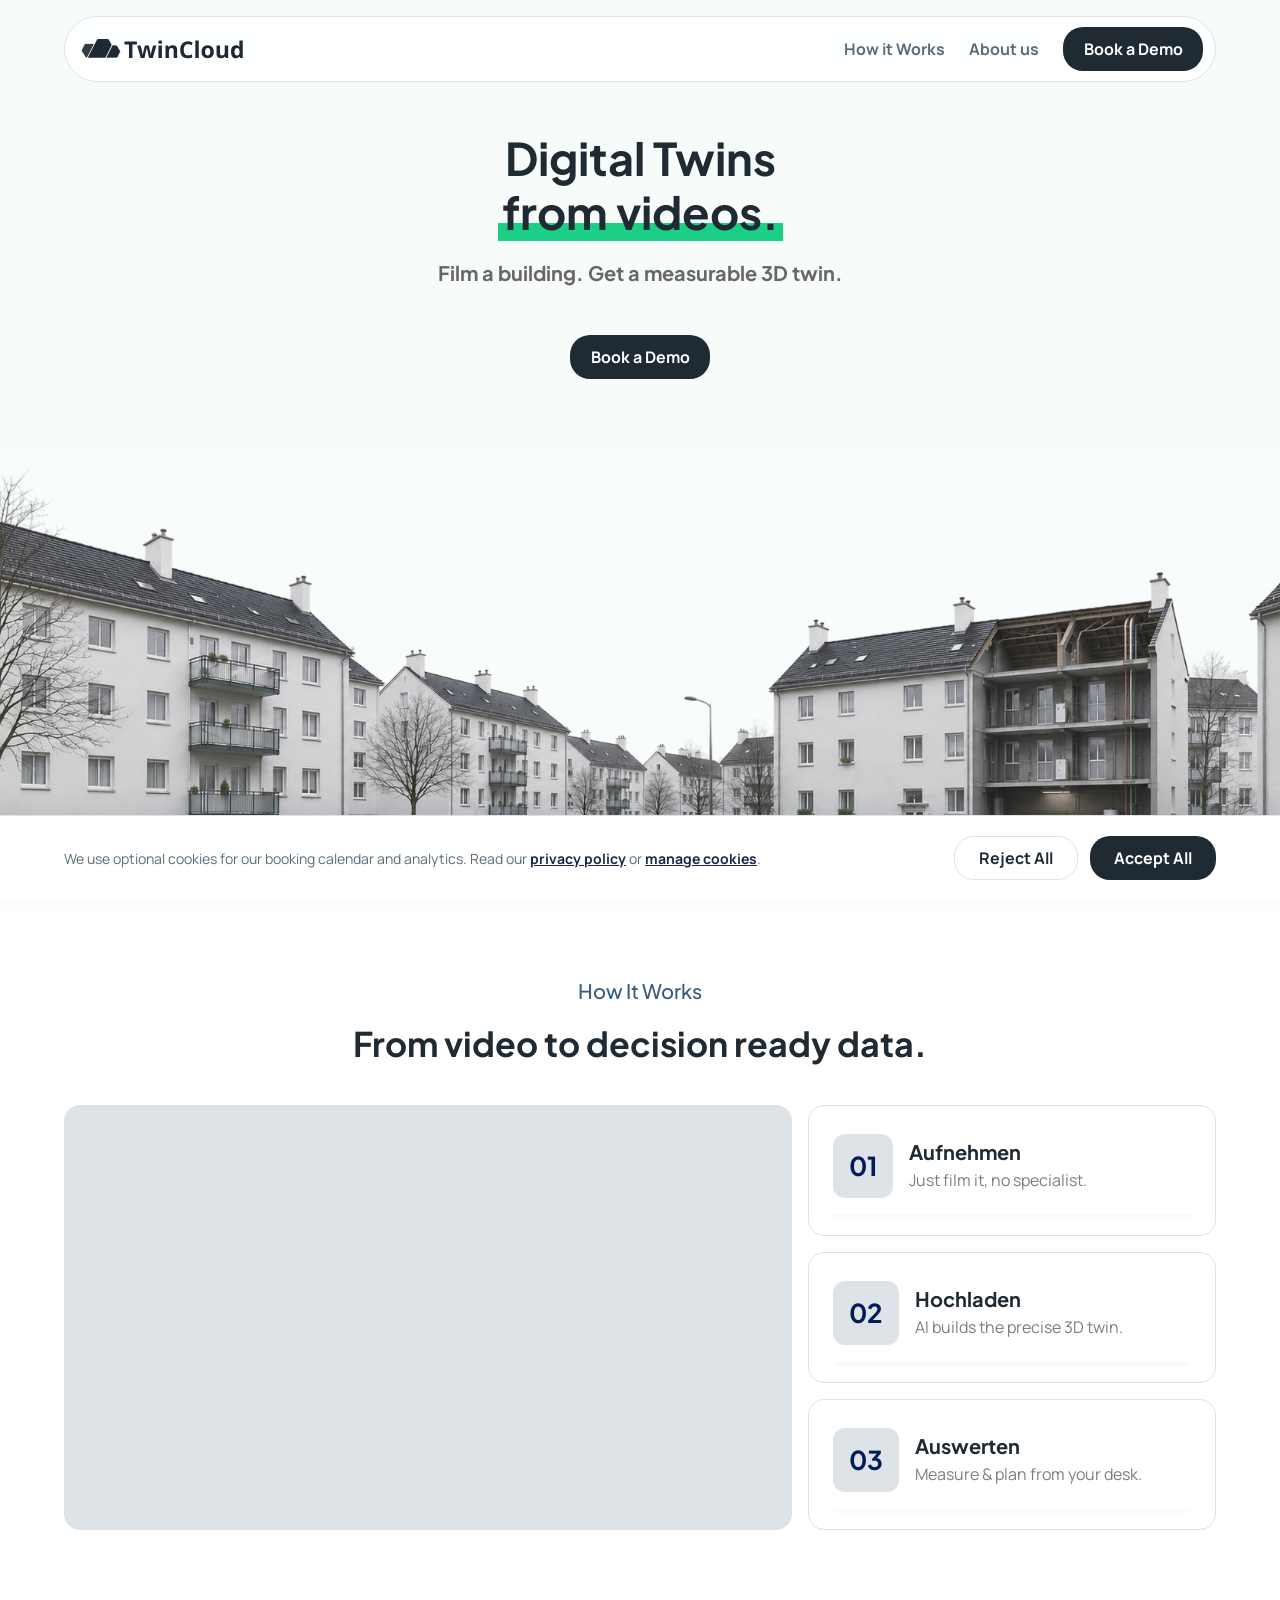
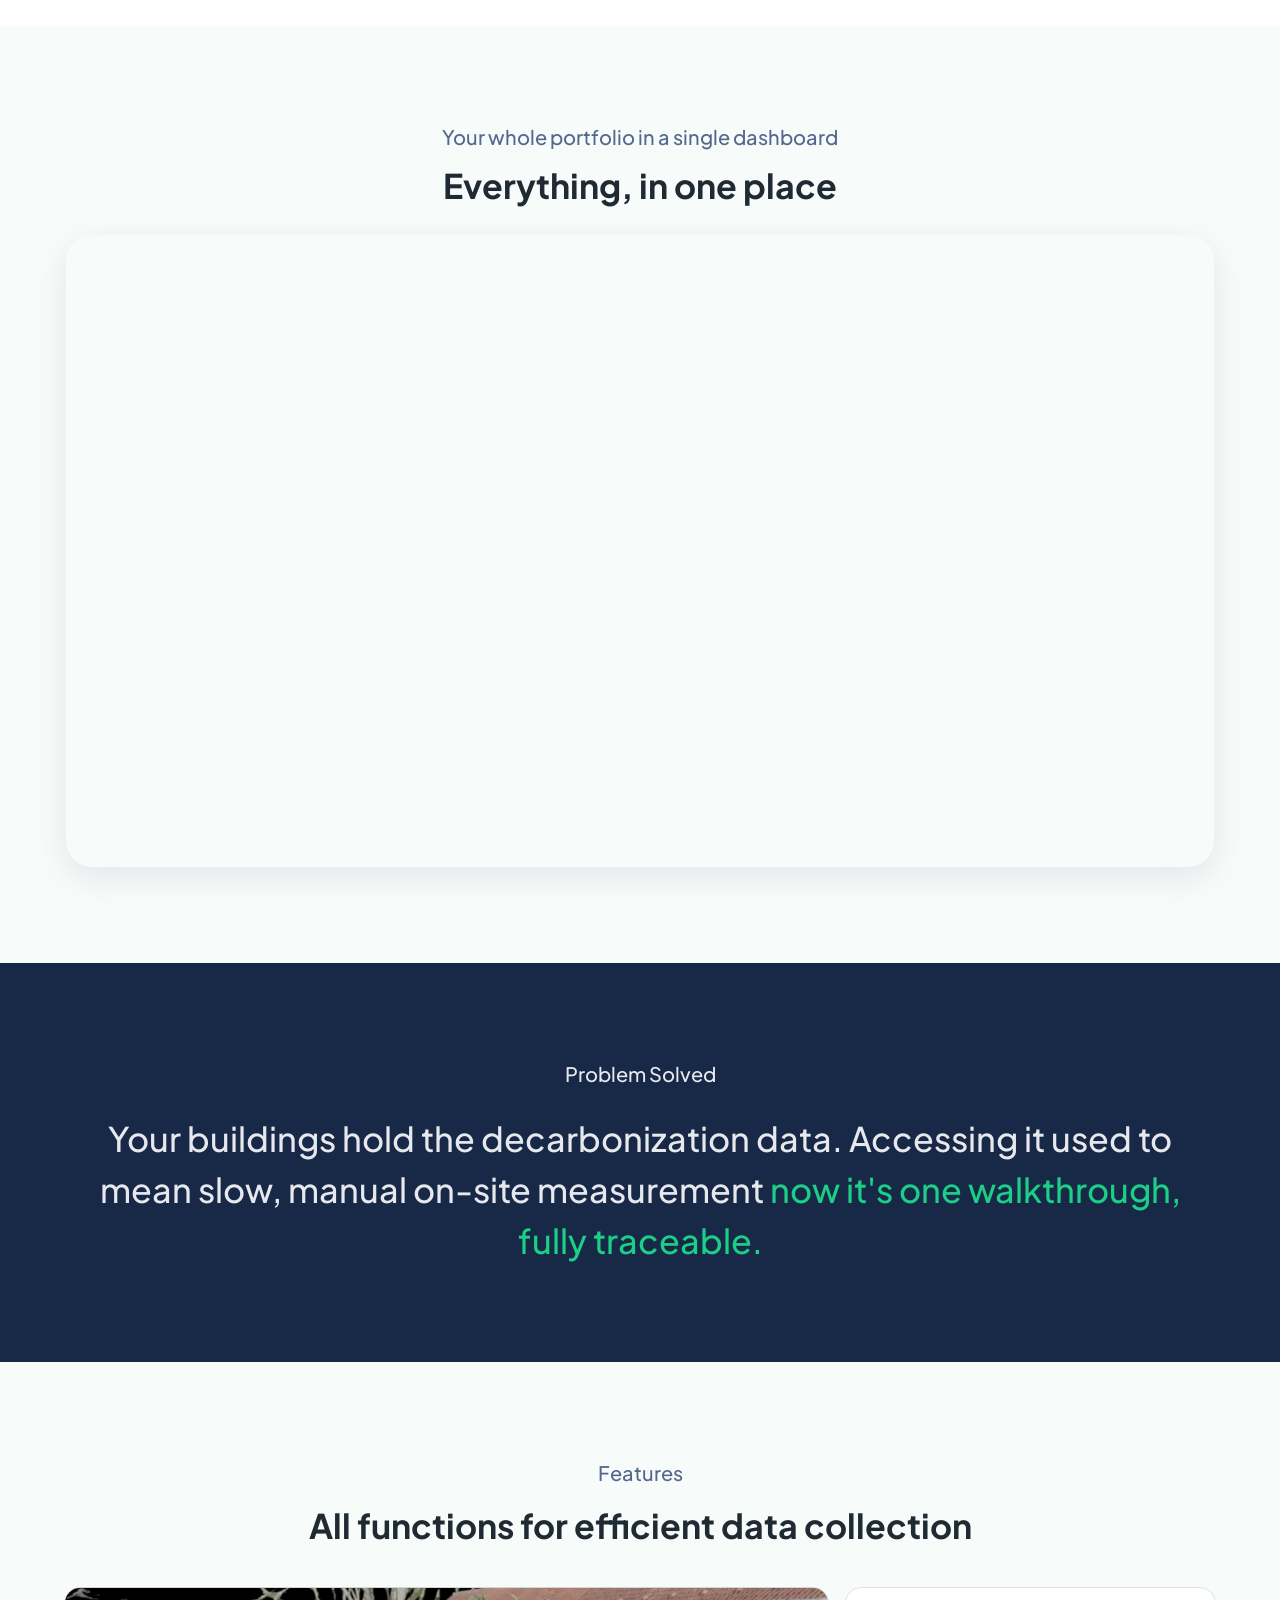
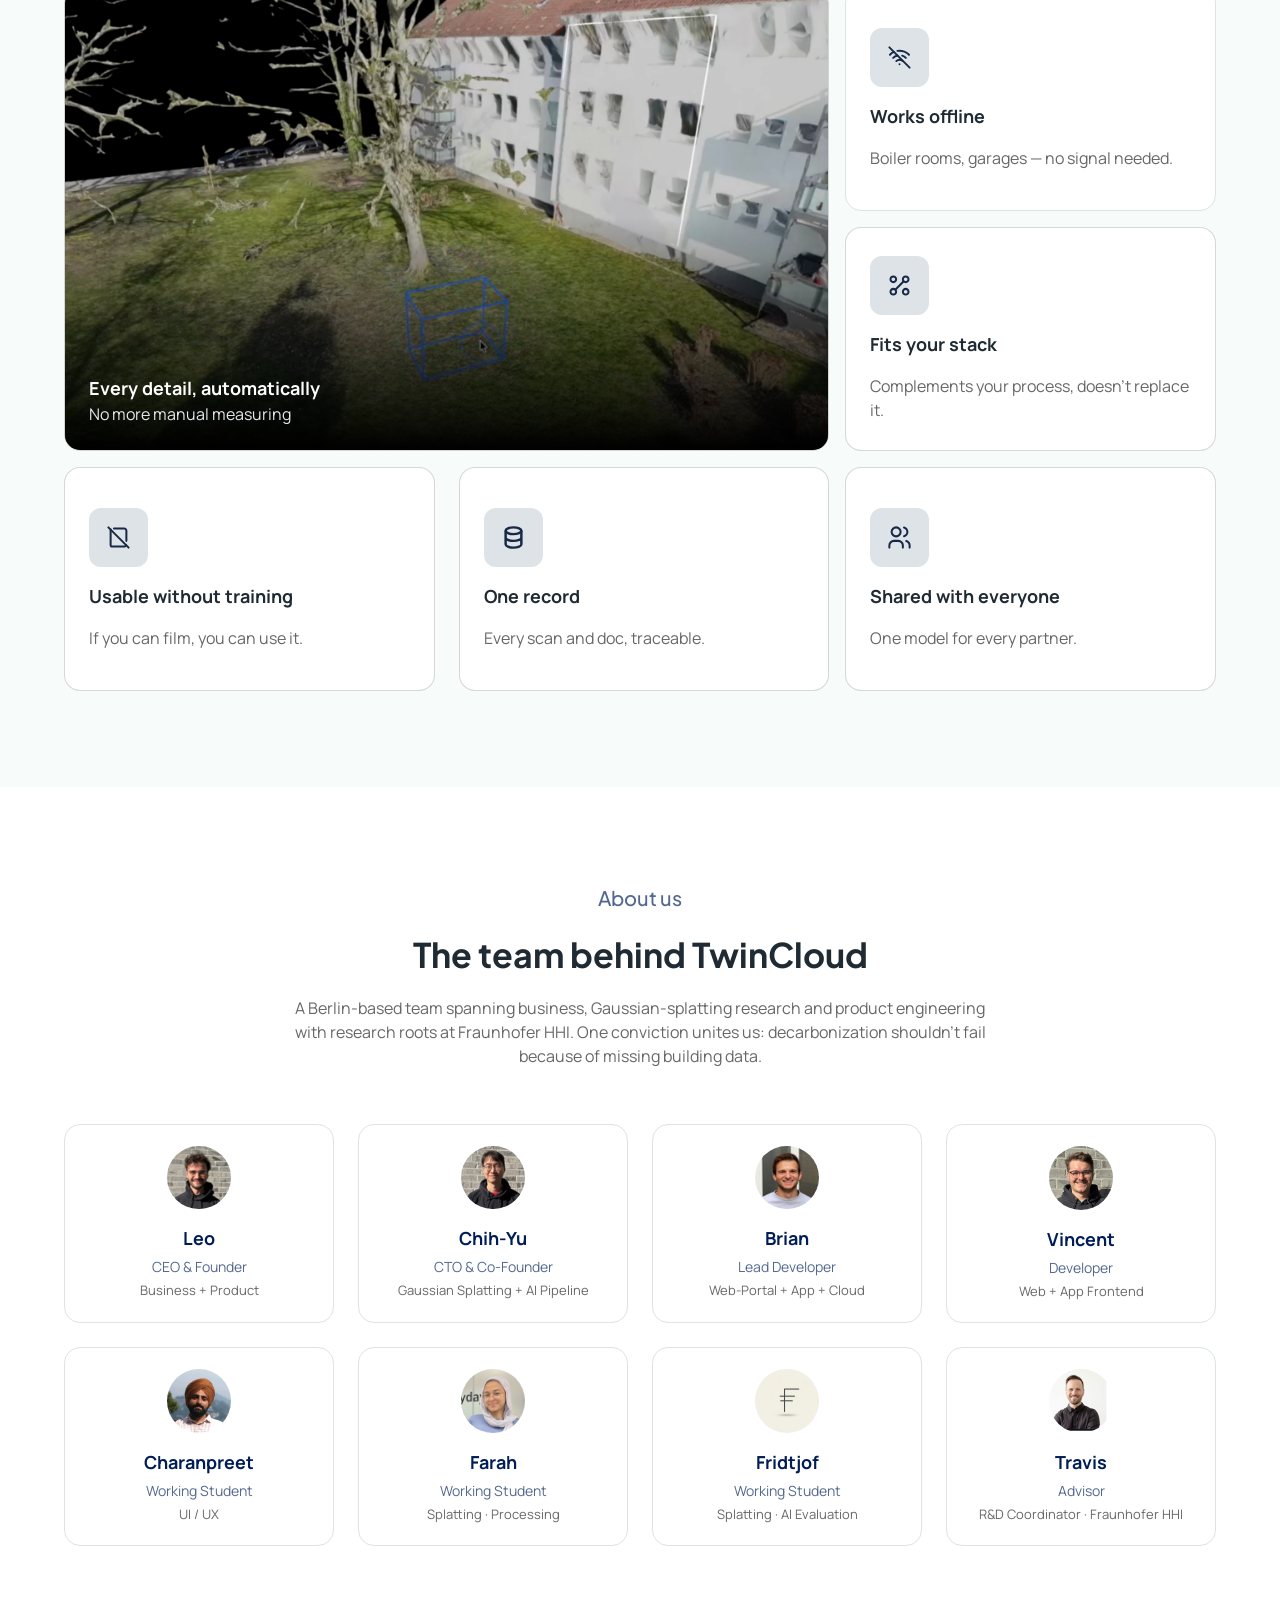
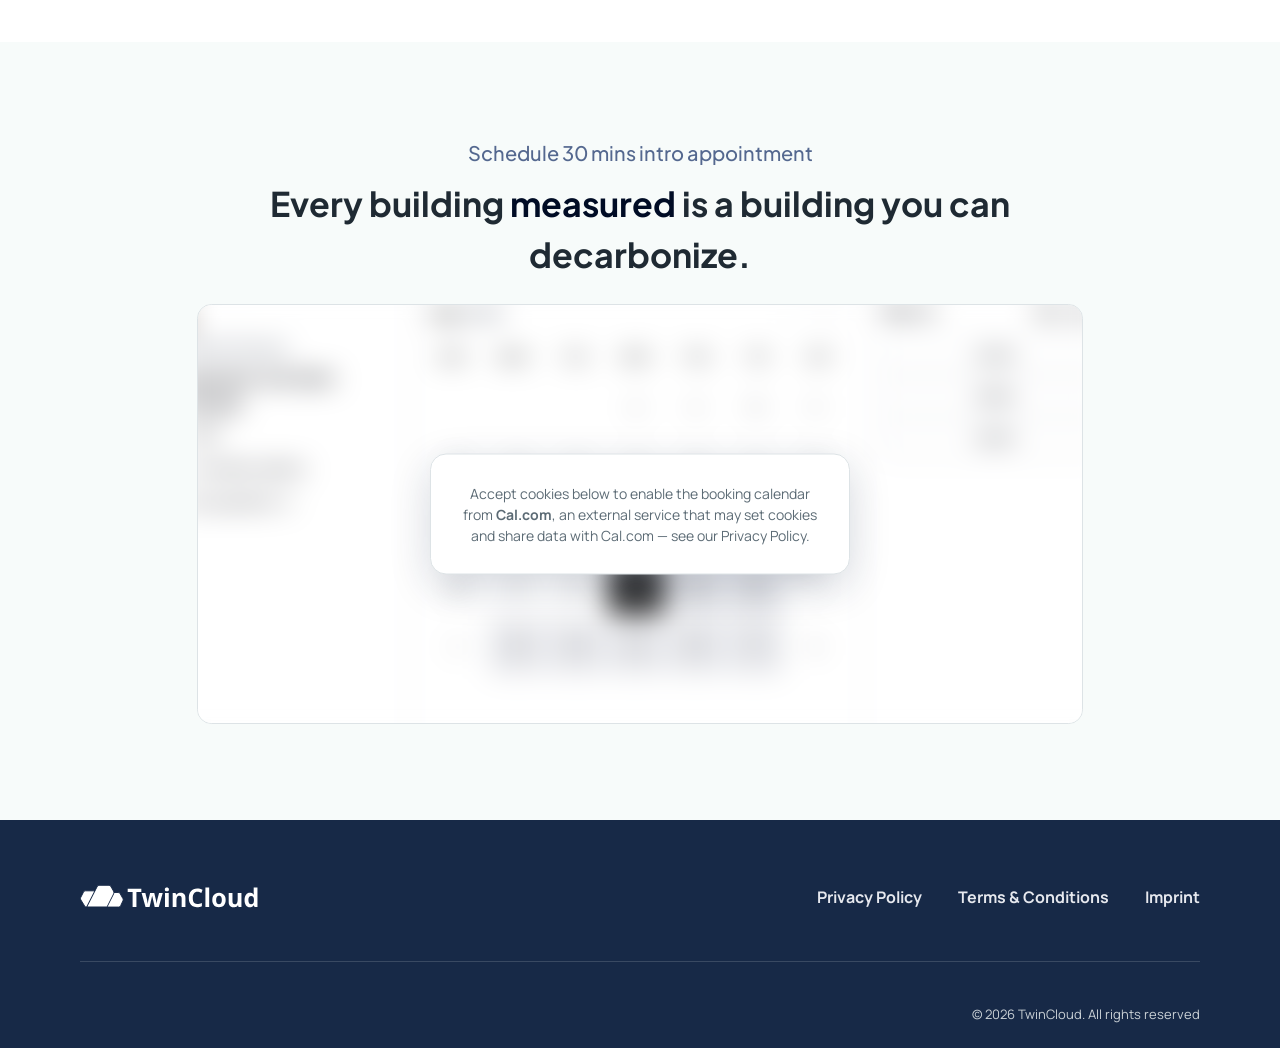
<file: index.html>
<!doctype html>
<html lang="en">
<head>
<meta charset="UTF-8">
<meta name="viewport" content="width=device-width, initial-scale=1.0">
<title>TwinCloud — Digital Twins from videos.</title>
<meta name="description" content="Film a building. Get a measurable 3D twin. TwinCloud turns a single walkthrough video into decarbonization-ready building data.">
<link rel="stylesheet" href="assets/css/cookie-banner.css">
<style>
  /* Self-hosted fonts (not Google's CDN) — avoids sending visitor IPs to Google */
  @font-face {
    font-family: "Plus Jakarta Sans";
    font-style: normal;
    font-weight: 500 800;
    font-display: swap;
    src: url("assets/fonts/plus-jakarta-sans-variable.woff2") format("woff2");
  }
  @font-face {
    font-family: "Manrope";
    font-style: normal;
    font-weight: 400 800;
    font-display: swap;
    src: url("assets/fonts/manrope-variable.woff2") format("woff2");
  }
  :root {
    --primary: #172947;
    --secondary: #2B85D6;
    --accent: #1CCF87;
    --ink: #1F2A33;
    --mid: #5C6B75;
    --border: #DDE3E6;
    --border-soft: rgba(178, 173, 177, 0.5);
    --ground: #F7FBFA;
    --warning: #D89A32;
    --error: #D14B44;
    --white: #FFFFFF;

    --blue-300: #54688F;
    --blue-50: #E6E8EE;
    --violet-900: #696669;
    --navy-950: #001D58;
    --navy-ink: #000C25;

    --font-display: "Plus Jakarta Sans", sans-serif;
    --font-body: "Manrope", sans-serif;

    --container-max: 1152px;
    --section-pad-x: 64px;
    --section-pad-y: 96px;
  }

  *, *::before, *::after { box-sizing: border-box; }
  html { scroll-behavior: smooth; }
  body {
    margin: 0;
    font-family: var(--font-body);
    color: var(--ink);
    background: var(--white);
    -webkit-font-smoothing: antialiased;
  }
  img { max-width: 100%; display: block; }
  a { color: inherit; text-decoration: none; }
  button { font: inherit; cursor: pointer; }
  h1, h2, h3, p { margin: 0; }
  .visually-hidden {
    position: absolute; width: 1px; height: 1px; padding: 0; margin: -1px;
    overflow: hidden; clip: rect(0,0,0,0); white-space: nowrap; border: 0;
  }
  :focus-visible {
    outline: 2px solid var(--secondary);
    outline-offset: 2px;
  }

  /* ---- CTA button ---- */
  .cta-button {
    position: relative;
    display: inline-flex;
    align-items: center;
    width: 140px;
    height: 44px;
    padding-left: 21px;
    border: none;
    border-radius: 20px;
    background: var(--ink);
    color: var(--white);
    font-family: var(--font-body);
    font-weight: 700;
    font-size: 16px;
    line-height: 1.5;
    overflow: hidden;
    isolation: isolate;
    transition: transform 0.2s ease, box-shadow 0.2s ease;
  }
  .cta-button::before {
    content: "";
    position: absolute;
    inset: 0;
    background: linear-gradient(to right, rgba(23, 41, 71, 0), var(--primary));
    transform: translateX(-100%);
    transition: transform 0.35s ease;
    z-index: -1;
  }
  .cta-button:hover::before,
  .cta-button:focus-visible::before {
    transform: translateX(0);
  }
  .cta-button:hover {
    box-shadow: 0 6px 16px rgba(23, 41, 71, 0.25);
  }
  .cta-button:active {
    transform: scale(0.96);
    box-shadow: 0 2px 8px rgba(23, 41, 71, 0.2);
  }
  .cta-button span { position: relative; }

  /* ---- Site header ---- */
  .site-header {
    position: fixed;
    top: 16px;
    left: 0;
    right: 0;
    z-index: 100;
    display: flex;
    justify-content: center;
    padding: 0 54px;
  }
  .header-pill {
    display: flex;
    align-items: center;
    justify-content: center;
    gap: 24px;
    width: 100%;
    max-width: var(--container-max);
    padding: 10px 12px;
    border-radius: 40px;
    border: 1px solid var(--border);
    background: rgba(255, 255, 255, 0.84);
    backdrop-filter: blur(12px);
    transition: box-shadow 0.3s ease, background-color 0.3s ease;
  }
  .header-pill.is-scrolled {
    box-shadow: 0 8px 24px rgba(23, 41, 71, 0.12);
    background: rgba(255, 255, 255, 0.96);
  }
  .header-brand {
    display: flex;
    align-items: center;
    gap: 3.6px;
    flex: 1;
  }
  .logo-lockup {
    height: 52px;
    width: auto;
    flex-shrink: 0;
  }
  .header-brand .logo-lockup {
    height: 38px;
    padding: 0 4px;
  }
  .header-nav {
    display: flex;
    align-items: center;
    gap: 24px;
  }
  .nav-link {
    position: relative;
    display: inline-block;
    padding-top: 6px;
    padding-bottom: 6px;
    font-family: var(--font-body);
    font-weight: 700;
    font-size: 16px;
    color: var(--mid);
  }
  .nav-link::after {
    content: "";
    position: absolute;
    left: 0;
    right: 100%;
    bottom: 0;
    height: 2px;
    background: var(--accent);
    transition: right 0.25s ease;
  }
  .nav-link:hover::after,
  .nav-link:focus-visible::after {
    right: 0;
  }
  .header-cta { flex-shrink: 0; }

  @media (max-width: 767px) {
    .header-nav { display: none; }
    .site-header { top: 0; padding: 0; }
    .header-pill {
      max-width: 100%;
      border-radius: 0;
      border: none;
      border-bottom: 1px solid var(--border);
      background: var(--white);
      backdrop-filter: none;
      padding: 14px 20px;
    }
    .header-brand .logo-lockup { height: 27px; }
  }

  /* ---- Hero ---- */
  .hero {
    position: relative;
    overflow: hidden;
    background: var(--ground);
    height: 880px;
  }
  .hero-bg-wrap {
    position: absolute;
    left: 0;
    right: 0;
    bottom: -101px;
    aspect-ratio: 1942 / 809;
    pointer-events: none;
  }
  .hero-bg-wrap img {
    width: 100%;
    height: 100%;
    object-fit: cover;
  }
  .hero-bg-wrap::after {
    content: "";
    position: absolute;
    inset: 0;
    background: rgba(255, 255, 255, 0.1);
  }
  .hero-content {
    position: relative;
    z-index: 1;
    max-width: 700px;
    margin: 0 auto;
    padding: 131px 20px 0;
    text-align: center;
    display: flex;
    flex-direction: column;
    align-items: center;
  }
  .hero-heading {
    font-family: var(--font-display);
    font-weight: 700;
    font-size: 45px;
    line-height: 1.2;
    color: var(--ink);
  }
  .hero-heading .highlight-line {
    position: relative;
    isolation: isolate;
    display: inline-block;
  }
  .hero-heading .highlight-line::before {
    content: "";
    position: absolute;
    left: -4px;
    right: -4px;
    bottom: -2px;
    height: 0.4em;
    background: var(--accent);
    z-index: -1;
  }
  .hero-subtitle {
    margin-top: 22px;
    max-width: 457px;
    font-family: var(--font-display);
    font-weight: 700;
    font-size: 20px;
    line-height: 1.2;
    color: var(--violet-900);
  }
  .hero-content .cta-button { margin-top: 50px; }

  @media (max-width: 1024px) {
    .hero { height: 680px; }
    .hero-content { padding-top: 100px; }
  }
  @media (max-width: 767px) {
    .hero {
      height: 80vh;
      display: flex;
      align-items: center;
    }
    .hero-content { padding-top: 64px; transform: translateY(-20%); }
    .hero-heading { font-size: 32px; }
    .hero-subtitle { font-size: 18px; }
    .hero-bg-wrap { bottom: -20px; }
    .hero-bg-wrap img { transform: scale(1.3); }
  }

  /* ---- Shared section layout ---- */
  .section {
    padding: var(--section-pad-y) var(--section-pad-x);
    display: flex;
    flex-direction: column;
    align-items: center;
  }
  .section-header {
    display: flex;
    flex-direction: column;
    align-items: center;
    gap: 12px;
    text-align: center;
    width: 100%;
  }
  .section-header.tight { gap: 8px; }
  .eyebrow {
    font-family: var(--font-display);
    font-weight: 500;
    font-size: 20px;
    line-height: 30px;
    color: var(--blue-300);
  }
  .section-title {
    font-family: var(--font-display);
    font-weight: 700;
    font-size: 34px;
    line-height: 51px;
    color: var(--ink);
    max-width: 760px;
  }

  @media (max-width: 1024px) { :root { --section-pad-x: 40px; } }
  @media (max-width: 767px) {
    :root { --section-pad-x: 24px; --section-pad-y: 64px; }
    .section-title { font-size: 26px; line-height: 1.35; }
    .eyebrow { font-size: 17px; line-height: 1.4; }
  }
  @media (max-width: 480px) { :root { --section-pad-x: 20px; } }

  /* ---- How it works ---- */
  .how-it-works { background: var(--white); gap: 36px; }
  .how-it-works .section-header .eyebrow { color: #355C7D; }
  .how-it-works-grid {
    display: flex;
    align-items: stretch;
    gap: 16px;
    width: 100%;
    max-width: var(--container-max);
  }
  .video-placeholder {
    flex: 1 0 0;
    min-width: 728px;
    height: 425px;
    border-radius: 16px;
    background: var(--border);
    object-fit: cover;
  }
  .steps {
    display: flex;
    flex-direction: column;
    gap: 16px;
    flex: 1 0 0;
    min-width: 300px;
  }
  .step-card {
    height: 131px;
    display: flex;
    flex-direction: column;
    justify-content: center;
    gap: 16px;
    padding: 24px;
    background: var(--white);
    border: 1px solid var(--border);
    border-radius: 16px;
    cursor: pointer;
    transition: transform 0.25s ease, box-shadow 0.25s ease, border-color 0.25s ease, opacity 0.3s ease;
  }
  .step-card:hover {
    transform: translateY(-3px);
    box-shadow: 0 12px 24px rgba(23, 41, 71, 0.08);
    border-color: var(--accent);
  }
  .step-top {
    display: flex;
    align-items: center;
    gap: 16px;
    padding-top: 12px;
  }
  .step-number {
    flex-shrink: 0;
    padding: 16px;
    background: var(--border);
    border-radius: 12px;
    font-family: var(--font-display);
    font-weight: 700;
    font-size: 26px;
    line-height: 1.2;
    color: var(--navy-950);
    text-align: center;
    transition: background-color 0.25s ease;
  }
  .step-card:hover .step-number {
    background: rgba(28, 207, 135, 0.18);
  }
  .step-copy { flex: 1 0 0; display: flex; flex-direction: column; gap: 4px; }
  .step-copy h3 {
    font-family: var(--font-display);
    font-weight: 700;
    font-size: 20px;
    line-height: 1.2;
    color: var(--ink);
  }
  .step-copy p {
    font-family: var(--font-body);
    font-weight: 400;
    font-size: 16px;
    line-height: 1.5;
    color: var(--violet-900);
    opacity: 0.85;
  }
  .step-progress {
    height: 5px;
    flex-shrink: 0;
    border-radius: 10px;
    background: var(--ground);
    overflow: hidden;
  }
  .step-progress span {
    display: block;
    height: 100%;
    width: 100%;
    background: var(--accent);
    border-radius: 10px;
    transform: scaleX(0);
    transform-origin: left;
  }

  @media (max-width: 1024px) {
    .how-it-works-grid { flex-direction: column; }
    .video-placeholder { width: 100%; min-width: 0; }
  }
  @media (max-width: 767px) {
    .step-copy h3 { font-size: 18px; }
  }

  /* ---- Dashboard showcase ---- */
  .dashboard-showcase { background: var(--ground); gap: 24px; }
  .dashboard-showcase .section-header { gap: 8px; }
  .dashboard-frame {
    width: 100%;
    max-width: 1148px;
    aspect-ratio: 1148 / 632;
    border-radius: 25.85px;
    overflow: hidden;
    box-shadow: 0 10.338px 31.015px 0 rgba(149, 157, 165, 0.2);
    transition: box-shadow 0.3s ease, transform 0.3s ease, opacity 0.3s ease;
  }
  .dashboard-frame:hover {
    box-shadow: 0 16px 40px 0 rgba(149, 157, 165, 0.32);
    transform: translateY(-4px);
  }
  .dashboard-frame video { width: 100%; height: 100%; object-fit: cover; }

  /* ---- Problem statement ---- */
  .problem-statement { background: var(--primary); }
  .problem-body {
    display: flex;
    flex-direction: column;
    gap: 24px;
    align-items: center;
    max-width: var(--container-max);
    text-align: center;
    font-family: var(--font-display);
    font-weight: 500;
  }
  .problem-body .eyebrow-white {
    font-size: 20px;
    line-height: 30px;
    color: var(--blue-50);
  }
  .problem-body .headline {
    font-size: 34px;
    line-height: 51px;
    color: var(--blue-50);
  }
  .problem-body .headline .accent { color: var(--accent); }

  @media (max-width: 767px) {
    .problem-body .headline { font-size: 24px; line-height: 1.5; }
  }

  /* ---- Features ---- */
  .features { background: var(--ground); }
  .features-content {
    display: flex;
    flex-direction: column;
    gap: 36px;
    width: 100%;
    max-width: var(--container-max);
  }
  .features-grid {
    display: flex;
    gap: 16px;
    width: 100%;
  }
  .features-col-left {
    display: flex;
    flex-direction: column;
    gap: 16px;
    flex: 784 0 0;
    min-width: 0;
  }
  .feature-hero-card {
    position: relative;
    isolation: isolate;
    height: 464px;
    border-radius: 16px;
    overflow: hidden;
    border: 1px solid var(--border-soft);
    display: flex;
    flex-direction: column;
    justify-content: flex-end;
    padding: 24px;
  }
  .feature-hero-card img {
    position: absolute;
    inset: 0;
    width: 100%;
    height: 100%;
    object-fit: cover;
    z-index: -2;
    transition: transform 0.5s ease;
  }
  .feature-hero-card:hover img {
    transform: scale(1.06);
  }
  .feature-hero-card::before {
    content: "";
    position: absolute;
    inset: 0;
    background: linear-gradient(to bottom, rgba(0, 29, 88, 0) 49.5%, #000 100%);
    z-index: -1;
  }
  .feature-hero-card h3 {
    font-family: var(--font-body);
    font-weight: 700;
    font-size: 18px;
    line-height: 1.5;
    color: #FFFEFE;
  }
  .feature-hero-card p {
    font-family: var(--font-body);
    font-weight: 400;
    font-size: 16px;
    line-height: 1.5;
    color: var(--blue-50);
  }
  .features-small-row {
    display: flex;
    gap: 24px;
    flex: 1;
  }
  .features-col-right {
    display: flex;
    flex-direction: column;
    gap: 16px;
    flex: 380 0 0;
    min-width: 0;
  }
  .feature-card {
    display: flex;
    flex-direction: column;
    justify-content: center;
    gap: 16px;
    padding: 24px;
    background: var(--white);
    border-radius: 16px;
    flex: 1;
    height: 224px;
    transition: transform 0.25s ease, box-shadow 0.25s ease, border-color 0.25s ease, opacity 0.3s ease;
  }
  .feature-card:hover {
    transform: translateY(-4px);
    box-shadow: 0 12px 24px rgba(23, 41, 71, 0.08);
    border-color: var(--accent);
  }
  .feature-card.bordered { border: 1px solid var(--border); }
  .feature-card.bordered-soft { border: 1px solid var(--border-soft); }
  .feature-icon {
    display: inline-flex;
    padding: 16px;
    background: var(--border);
    border-radius: 12px;
    align-self: flex-start;
    transition: background-color 0.25s ease, transform 0.25s ease;
  }
  .feature-card:hover .feature-icon {
    background: rgba(28, 207, 135, 0.18);
    transform: scale(1.06);
  }
  .feature-icon img { width: 27px; height: 27px; }
  .feature-card h3 {
    font-family: var(--font-body);
    font-weight: 700;
    font-size: 18px;
    line-height: 1.5;
    color: var(--ink);
  }
  .feature-card p {
    font-family: var(--font-body);
    font-weight: 400;
    font-size: 16px;
    line-height: 1.5;
    color: var(--violet-900);
  }
  @media (max-width: 1024px) {
    .features-grid { flex-direction: column; }
    .features-col-left, .features-col-right { flex: 1 1 auto; width: 100%; }
    .feature-hero-card { height: auto; aspect-ratio: 784 / 464; }
  }
  @media (max-width: 600px) {
    .features-small-row { flex-direction: column; }
  }

  /* ---- About ---- */
  .about { background: var(--white); gap: 56px; overflow: hidden; }
  .about-header {
    display: flex;
    flex-direction: column;
    align-items: center;
    gap: 16px;
    text-align: center;
  }
  .about-header p.lede {
    max-width: 720px;
    font-family: var(--font-body);
    font-weight: 400;
    font-size: 16px;
    line-height: 1.5;
    color: var(--violet-900);
  }
  .team-rows {
    display: flex;
    flex-direction: column;
    gap: 24px;
    width: 100%;
    max-width: var(--container-max);
  }
  .team-row {
    display: flex;
    gap: 24px;
    width: 100%;
  }
  .team-card {
    flex: 1 0 0;
    min-width: 0;
    display: flex;
    flex-direction: column;
    align-items: center;
    justify-content: center;
    gap: 16px;
    height: 199px;
    padding: 32px 16px;
    background: var(--white);
    border: 1px solid var(--border);
    border-radius: 16px;
    overflow: hidden;
    text-align: center;
    transition: transform 0.25s ease, box-shadow 0.25s ease, border-color 0.25s ease, opacity 0.3s ease;
  }
  .team-card:hover {
    transform: translateY(-4px);
    box-shadow: 0 12px 24px rgba(23, 41, 71, 0.08);
    border-color: var(--accent);
  }
  .team-card img {
    width: 64px;
    height: 64px;
    border-radius: 32px;
    object-fit: cover;
    transition: transform 0.3s ease;
  }
  .team-card:hover img {
    transform: scale(1.08);
  }
  .team-card-copy { display: flex; flex-direction: column; gap: 4px; width: 100%; }
  .team-card-copy .name {
    font-family: var(--font-body);
    font-weight: 700;
    font-size: 18px;
    line-height: 1.5;
    color: var(--navy-950);
  }
  .team-card-copy .role {
    font-family: var(--font-body);
    font-weight: 400;
    font-size: 14px;
    line-height: 1.5;
    color: var(--blue-300);
  }
  .team-card-copy .specialty {
    font-family: var(--font-body);
    font-weight: 400;
    font-size: 13px;
    line-height: 1.5;
    color: var(--violet-900);
  }

  @media (max-width: 900px) {
    .team-row { flex-wrap: wrap; }
    .team-card { flex: 1 1 calc(50% - 12px); }
  }
  @media (max-width: 480px) {
    .team-card { flex: 1 1 100%; }
  }

  /* ---- Contact ---- */
  .contact { background: var(--ground); gap: 10px; padding-left: 10px; padding-right: 10px; }
  .contact .eyebrow { color: var(--blue-300); }
  .contact-body {
    display: flex;
    flex-direction: column;
    align-items: center;
    gap: 24px;
    width: 100%;
    max-width: var(--container-max);
  }
  .contact-heading {
    max-width: 800px;
    text-align: center;
    font-family: var(--font-display);
    font-weight: 700;
    font-size: 34px;
    line-height: 51px;
    color: var(--ink);
  }
  .contact-heading .navy { color: var(--navy-ink); }
  .contact-shot {
    position: relative;
    width: 100%;
    max-width: 885.6px;
    aspect-ratio: 885.6 / 420;
    border: 1.2px solid var(--border);
    border-radius: 14.4px;
    overflow: hidden;
    background-color: var(--ground);
    transition: border-color 0.25s ease, box-shadow 0.25s ease, transform 0.3s ease, opacity 0.3s ease;
  }
  .contact-shot:hover {
    border-color: var(--accent);
    box-shadow: 0 12px 32px rgba(23, 41, 71, 0.1);
  }
  .contact-shot::before {
    content: "";
    position: absolute;
    inset: -20px;
    background-image: url("assets/images/cal-booking-preview.png");
    background-size: cover;
    background-position: top center;
    filter: blur(14px);
    z-index: 0;
  }
  #my-cal-inline-30min { position: relative; z-index: 1; }
  .cal-consent {
    position: absolute;
    z-index: 1;
    top: 50%;
    left: 50%;
    transform: translate(-50%, -50%);
    width: min(420px, calc(100% - 40px));
    display: flex;
    flex-direction: column;
    align-items: center;
    gap: 20px;
    padding: 28px 24px;
    text-align: center;
    background: var(--white);
    border: 1px solid var(--border);
    border-radius: 16px;
    box-shadow: 0 12px 40px rgba(23, 41, 71, 0.18);
  }
  .cal-consent .cta-button { width: auto; white-space: nowrap; padding: 0 24px; }
  .cal-consent-text {
    max-width: 420px;
    font-family: var(--font-body);
    font-size: 14px;
    line-height: 1.5;
    color: var(--mid);
  }

  @media (max-width: 767px) {
    .contact-heading { font-size: 24px; line-height: 1.5; }
    .contact-shot { aspect-ratio: 885.6 / 672; }
  }

  /* ---- Footer ---- */
  .site-footer {
    background: var(--primary);
    padding: 56px 80px 24px;
    display: flex;
    justify-content: center;
  }
  .footer-inner {
    display: flex;
    flex-direction: column;
    gap: 35px;
    width: 100%;
    max-width: 1120px;
  }
  .footer-main {
    display: flex;
    align-items: center;
    justify-content: space-between;
    gap: 24px;
    flex-wrap: wrap;
  }
  .footer-brand {
    display: flex;
    align-items: center;
    gap: 6px;
  }
  .footer-brand .logo-lockup { height: 41.6px; }
  .footer-links {
    display: flex;
    gap: 36px;
    flex-wrap: wrap;
    justify-content: flex-end;
  }
  .footer-links a {
    position: relative;
    font-family: var(--font-body);
    font-weight: 700;
    font-size: 16px;
    color: var(--blue-50);
    white-space: nowrap;
    transition: color 0.2s ease;
  }
  .footer-links a::after {
    content: "";
    position: absolute;
    left: 0;
    right: 100%;
    bottom: -4px;
    height: 1px;
    background: var(--accent);
    transition: right 0.25s ease;
  }
  .footer-links a:hover, .footer-links a:focus-visible { color: var(--accent); }
  .footer-links a:hover::after, .footer-links a:focus-visible::after { right: 0; }
  .footer-divider {
    height: 1px;
    width: 100%;
    background: rgba(247, 251, 250, 0.15);
    border: none;
  }
  .footer-utility {
    display: flex;
    justify-content: flex-end;
  }
  .footer-utility p {
    font-family: var(--font-body);
    font-weight: 400;
    font-size: 13px;
    line-height: 1.5;
    color: var(--ground);
    opacity: 0.8;
    text-align: right;
  }

  @media (max-width: 767px) {
    .site-footer { padding: 40px 24px 20px; }
    .footer-main { flex-direction: column; align-items: center; text-align: center; }
    .footer-links { justify-content: center; gap: 20px 28px; }
    .footer-utility { justify-content: center; }
    .footer-utility p { text-align: center; }
  }


  /* ---- Scroll reveal ---- */
  .reveal {
    opacity: 0;
    transform: translateY(24px);
  }
  .reveal.is-visible {
    opacity: 1;
    transform: none;
  }
  .section-header.reveal,
  .feature-hero-card.reveal {
    transition: opacity 0.6s ease, transform 0.6s ease;
  }

  @media (prefers-reduced-motion: reduce) {
    html { scroll-behavior: auto; }
    .step-progress span { transform: scaleX(1); }
    .cta-button::before { transition: none; }
    .nav-link::after { transition: none; }
    .cta-button,
    .header-pill,
    .logo-lockup,
    .step-card, .step-number,
    .feature-card, .feature-icon, .feature-hero-card, .feature-hero-card img,
    .team-card, .team-card img,
    .dashboard-frame, .contact-shot, .contact-shot img,
    .footer-links a::after,
    .section-header,
    .reveal {
      transition: none !important;
    }
    .reveal {
      opacity: 1;
      transform: none;
    }
  }
</style>
</head>
<body>

<div class="cookie-banner" id="cookie-banner">
  <div class="cookie-banner-inner">
    <div class="cookie-banner-main">
      <p class="cookie-banner-text">We use optional cookies for our booking calendar and analytics. Read our <a href="privacy-policy.html">privacy policy</a> or <a href="#" id="cookie-customize-btn">manage cookies</a>.</p>
      <div class="cookie-banner-actions">
        <button class="cta-button secondary" id="cookie-reject" type="button"><span>Reject All</span></button>
        <button class="cta-button" id="cookie-accept" type="button"><span>Accept All</span></button>
      </div>
    </div>
    <div class="cookie-customize" id="cookie-customize-panel" hidden>
      <div class="cookie-toggle-row">
        <div class="cookie-toggle-copy">
          <strong>Functional</strong>
          <span>Cal.com booking calendar</span>
        </div>
        <label class="cookie-toggle-switch">
          <input type="checkbox" id="toggle-functional">
          <span class="slider"></span>
        </label>
      </div>
      <div class="cookie-toggle-row">
        <div class="cookie-toggle-copy">
          <strong>Analytics</strong>
          <span>Google Analytics, to understand site usage</span>
        </div>
        <label class="cookie-toggle-switch">
          <input type="checkbox" id="toggle-analytics">
          <span class="slider"></span>
        </label>
      </div>
      <div class="cookie-customize-actions">
        <button class="cta-button" id="cookie-save-preferences" type="button"><span>Save preferences</span></button>
      </div>
    </div>
  </div>
</div>
<script src="assets/js/consent.js"></script>

<header class="site-header">
  <div class="header-pill">
    <a class="header-brand" href="index.html" aria-label="TwinCloud home">
      <picture>
        <source media="(max-width: 767px)" srcset="assets/logo/twincloud-logo-mark.svg">
        <img class="logo-lockup" src="assets/logo/twincloud-logo-lockup.svg" alt="TwinCloud">
      </picture>
    </a>
    <nav class="header-nav" aria-label="Primary">
      <a class="nav-link" href="#how-it-works">How it Works</a>
      <a class="nav-link" href="#about">About us</a>
    </nav>
    <a class="cta-button header-cta" href="#contact"><span>Book a Demo</span></a>
  </div>
</header>

<main>

  <section class="hero">
    <div class="hero-bg-wrap" aria-hidden="true">
      <img src="assets/images/hero-bg.png" alt="" loading="eager">
    </div>
    <div class="hero-content">
      <h1 class="hero-heading">
        Digital Twins<br>
        <span class="highlight-line">from videos.</span>
      </h1>
      <p class="hero-subtitle">Film a building. Get a measurable 3D twin.</p>
      <a class="cta-button" href="#contact"><span>Book a Demo</span></a>
    </div>
  </section>

  <section class="how-it-works section" id="how-it-works">
    <div class="section-header">
      <p class="eyebrow">How It Works</p>
      <h2 class="section-title">From video to decision ready data.</h2>
    </div>
    <div class="how-it-works-grid">
      <video class="video-placeholder" id="how-it-works-video" src="assets/images/HIW_1.mp4" autoplay muted playsinline aria-label="TwinCloud filming-to-data workflow demo"></video>
      <div class="steps">
        <div class="step-card">
          <div class="step-top">
            <div class="step-number">01</div>
            <div class="step-copy">
              <h3>Aufnehmen</h3>
              <p>Just film it, no specialist.</p>
            </div>
          </div>
          <div class="step-progress"><span></span></div>
        </div>
        <div class="step-card">
          <div class="step-top">
            <div class="step-number">02</div>
            <div class="step-copy">
              <h3>Hochladen</h3>
              <p>AI builds the precise 3D twin.</p>
            </div>
          </div>
          <div class="step-progress"><span></span></div>
        </div>
        <div class="step-card">
          <div class="step-top">
            <div class="step-number">03</div>
            <div class="step-copy">
              <h3>Auswerten</h3>
              <p>Measure &amp; plan from your desk.</p>
            </div>
          </div>
          <div class="step-progress"><span></span></div>
        </div>
      </div>
    </div>
  </section>

  <section class="dashboard-showcase section">
    <div class="section-header tight">
      <p class="eyebrow">Your whole portfolio in a single dashboard</p>
      <h2 class="section-title" style="max-width:952px;">Everything, in one place</h2>
    </div>
    <div class="dashboard-frame">
      <video src="assets/images/Final Dashboard.mp4" autoplay muted loop playsinline aria-label="Animated preview of the TwinCloud dashboard loading a building's 3D scan data"></video>
    </div>
  </section>

  <section class="problem-statement section">
    <div class="problem-body">
      <p class="eyebrow-white">Problem Solved</p>
      <p class="headline">Your buildings hold the decarbonization data. Accessing it used to mean slow, manual on-site measurement <span class="accent">now it's one walkthrough, fully traceable.</span></p>
    </div>
  </section>

  <section class="features section">
    <div class="features-content">
      <div class="section-header" style="align-items:center;">
        <p class="eyebrow">Features</p>
        <h2 class="section-title" style="max-width:952px;">All functions for efficient data collection</h2>
      </div>
      <div class="features-grid">
        <div class="features-col-left">
          <div class="feature-hero-card">
            <img src="assets/images/feature-detail-large.png" alt="Close-up facade detail captured automatically by TwinCloud's 3D scanning">
            <h3>Every detail, automatically</h3>
            <p>No more manual measuring</p>
          </div>
          <div class="features-small-row">
            <div class="feature-card bordered-soft">
              <span class="feature-icon"><img src="assets/icons/icon-training.svg" alt=""></span>
              <h3>Usable without training</h3>
              <p>If you can film, you can use it.</p>
            </div>
            <div class="feature-card bordered-soft">
              <span class="feature-icon"><img src="assets/icons/icon-record.svg" alt=""></span>
              <h3>One record</h3>
              <p>Every scan and doc, traceable.</p>
            </div>
          </div>
        </div>
        <div class="features-col-right">
          <div class="feature-card bordered works-offline">
            <span class="feature-icon"><img src="assets/icons/icon-offline.svg" alt=""></span>
            <h3>Works offline</h3>
            <p>Boiler rooms, garages — no signal needed.</p>
          </div>
          <div class="feature-card bordered-soft">
            <span class="feature-icon"><img src="assets/icons/icon-stack.svg" alt=""></span>
            <h3>Fits your stack</h3>
            <p>Complements your process, doesn't replace it.</p>
          </div>
          <div class="feature-card bordered-soft">
            <span class="feature-icon"><img src="assets/icons/icon-shared.svg" alt=""></span>
            <h3>Shared with everyone</h3>
            <p>One model for every partner.</p>
          </div>
        </div>
      </div>
    </div>
  </section>

  <section class="about section" id="about">
    <div class="about-header">
      <p class="eyebrow">About us</p>
      <h2 class="section-title" style="max-width:none;">The team behind TwinCloud</h2>
      <p class="lede">A Berlin-based team spanning business, Gaussian-splatting research and product engineering with research roots at Fraunhofer HHI. One conviction unites us: decarbonization shouldn't fail because of missing building data.</p>
    </div>
    <div class="team-rows">
      <div class="team-row">
        <div class="team-card">
          <img src="assets/avatars/leo.png" alt="Portrait of Leo">
          <div class="team-card-copy">
            <p class="name">Leo</p>
            <p class="role">CEO &amp; Founder</p>
            <p class="specialty">Business + Product</p>
          </div>
        </div>
        <div class="team-card">
          <img src="assets/avatars/chihyu.png" alt="Portrait of Chih-Yu">
          <div class="team-card-copy">
            <p class="name">Chih-Yu</p>
            <p class="role">CTO &amp; Co-Founder</p>
            <p class="specialty">Gaussian Splatting + AI Pipeline</p>
          </div>
        </div>
        <div class="team-card">
          <img src="assets/avatars/brian.png" alt="Portrait of Brian">
          <div class="team-card-copy">
            <p class="name">Brian</p>
            <p class="role">Lead Developer</p>
            <p class="specialty">Web-Portal + App + Cloud</p>
          </div>
        </div>
        <div class="team-card">
          <img src="assets/avatars/vincent.png" alt="Portrait of Vincent">
          <div class="team-card-copy">
            <p class="name">Vincent</p>
            <p class="role">Developer</p>
            <p class="specialty">Web + App Frontend</p>
          </div>
        </div>
      </div>
      <div class="team-row">
        <div class="team-card">
          <img src="assets/avatars/charanpreet.png" alt="Portrait of Charanpreet">
          <div class="team-card-copy">
            <p class="name">Charanpreet</p>
            <p class="role">Working Student</p>
            <p class="specialty">UI / UX</p>
          </div>
        </div>
        <div class="team-card">
          <img src="assets/avatars/farah.png" alt="Portrait of Farah">
          <div class="team-card-copy">
            <p class="name">Farah</p>
            <p class="role">Working Student</p>
            <p class="specialty">Splatting · Processing</p>
          </div>
        </div>
        <div class="team-card">
          <img src="assets/avatars/fridtjof.png" alt="Portrait of Fridtjof">
          <div class="team-card-copy">
            <p class="name">Fridtjof</p>
            <p class="role">Working Student</p>
            <p class="specialty">Splatting · AI Evaluation</p>
          </div>
        </div>
        <div class="team-card">
          <img src="assets/avatars/travis.png" alt="Portrait of Travis">
          <div class="team-card-copy">
            <p class="name">Travis</p>
            <p class="role">Advisor</p>
            <p class="specialty">R&amp;D Coordinator · Fraunhofer HHI</p>
          </div>
        </div>
      </div>
    </div>
  </section>

  <section class="contact section" id="contact">
    <p class="eyebrow">Schedule 30 mins intro appointment</p>
    <div class="contact-body">
      <h2 class="contact-heading">Every building <span class="navy">measured </span>is a building you can decarbonize.</h2>
      <div class="contact-shot">
        <div class="cal-consent" id="cal-consent">
          <p class="cal-consent-text" id="cal-consent-text"></p>
        </div>
        <!-- Cal inline embed code begins -->
        <div style="width:100%;height:100%;overflow:scroll;display:none" id="my-cal-inline-30min"></div>
        <!-- Cal inline embed code ends -->
      </div>
    </div>
  </section>

</main>

<footer class="site-footer">
  <div class="footer-inner">
    <div class="footer-main">
      <div class="footer-brand">
        <img class="logo-lockup" src="assets/logo/twincloud-logo-lockup-footer.svg" alt="TwinCloud">
      </div>
      <nav class="footer-links" aria-label="Footer">
        <a href="privacy-policy.html">Privacy Policy</a>
        <a href="terms.html">Terms &amp; Conditions</a>
        <a href="impressum.html">Imprint</a>
      </nav>
    </div>
    <hr class="footer-divider">
    <div class="footer-utility">
      <p>© 2026 TwinCloud. All rights reserved</p>
    </div>
  </div>
</footer>

<script>
(function () {
  var howItWorksVideo = document.getElementById('how-it-works-video');
  var bars = document.querySelectorAll('.step-progress span');
  var decorativeVideos = document.querySelectorAll('video[autoplay]');

  if (window.matchMedia('(prefers-reduced-motion: reduce)').matches) {
    decorativeVideos.forEach(function (v) { v.pause(); v.removeAttribute('autoplay'); });
    return;
  }

  var stepCards = document.querySelectorAll('.step-card');

  if (howItWorksVideo && bars.length && stepCards.length) {
    var clips = ['assets/images/HIW_1.mp4', 'assets/images/HIW_2.mp4', 'assets/images/HIW_3.mp4'];
    var activeIndex = 0;
    var preloaded = [];

    function preloadClip(index) {
      if (preloaded[index]) return;
      var v = document.createElement('video');
      v.preload = 'auto';
      v.muted = true;
      v.src = clips[index];
      v.load();
      preloaded[index] = v;
    }

    // Warm the browser's cache for the other clips while the current one plays,
    // so switching later doesn't have to wait on a fresh multi-MB fetch.
    clips.forEach(function (_, i) { if (i !== 0) preloadClip(i); });

    var playClip = function (index) {
      activeIndex = index;
      bars.forEach(function (bar) { bar.style.transform = 'scaleX(0)'; });
      howItWorksVideo.src = clips[index];
      howItWorksVideo.load();
      howItWorksVideo.play();
      preloadClip((index + 1) % clips.length);
    };

    howItWorksVideo.addEventListener('ended', function () {
      playClip((activeIndex + 1) % clips.length);
    });

    stepCards.forEach(function (card, i) {
      card.addEventListener('click', function () {
        if (i !== activeIndex) playClip(i);
      });
    });

    var tick = function () {
      var t = howItWorksVideo.currentTime;
      var d = howItWorksVideo.duration || 1;
      bars.forEach(function (bar, i) {
        bar.style.transform = 'scaleX(' + (i === activeIndex ? Math.min(1, t / d) : 0) + ')';
      });
      requestAnimationFrame(tick);
    };
    requestAnimationFrame(tick);
  }
})();
</script>

<script>
(function () {
  var calConsent = document.getElementById('cal-consent');
  var calText = document.getElementById('cal-consent-text');
  var calFrame = document.getElementById('my-cal-inline-30min');
  var calLoaded = false;

  function loadCalEmbed() {
    if (calLoaded) return;
    calLoaded = true;
    calConsent.style.display = 'none';
    calFrame.style.display = 'block';

    (function (C, A, L) { let p = function (a, ar) { a.q.push(ar); }; let d = C.document; C.Cal = C.Cal || function () { let cal = C.Cal; let ar = arguments; if (!cal.loaded) { cal.ns = {}; cal.q = cal.q || []; d.head.appendChild(d.createElement("script")).src = A; cal.loaded = true; } if (ar[0] === L) { const api = function () { p(api, arguments); }; const namespace = ar[1]; api.q = api.q || []; if(typeof namespace === "string"){cal.ns[namespace] = cal.ns[namespace] || api;p(cal.ns[namespace], ar);p(cal, ["initNamespace", namespace]);} else p(cal, ar); return;} p(cal, ar); }; })(window, "https://app.cal.com/embed/embed.js", "init");
    Cal("init", "30min", {origin:"https://app.cal.com"});
    Cal.config = Cal.config || {};
    Cal.config.forwardQueryParams = true;

    Cal.ns["30min"]("inline", {
      elementOrSelector:"#my-cal-inline-30min",
      config: {"layout":"month_view","useSlotsViewOnSmallScreen":"true"},
      calLink: "leonhard-thyssen-5se0ie/30min",
    });

    Cal.ns["30min"]("ui", {"hideEventTypeDetails":false,"layout":"month_view"});
  }

  function updateCalSection(consent) {
    if (!calConsent || !calText) return;
    if (consent && consent.functional) {
      loadCalEmbed();
    } else if (consent) {
      calConsent.style.display = 'flex';
      calText.innerHTML = 'You turned off functional cookies, so the booking calendar from <strong>Cal.com</strong> is disabled. <a href="#" id="cal-reopen-banner">Change your cookie choice</a> to enable it.';
      var reopenLink = document.getElementById('cal-reopen-banner');
      if (reopenLink) {
        reopenLink.addEventListener('click', function (e) {
          e.preventDefault();
          window.tcReopenBanner();
        });
      }
    } else {
      calConsent.style.display = 'flex';
      calText.innerHTML = 'Accept cookies below to enable the booking calendar from <strong>Cal.com</strong>, an external service that may set cookies and share data with Cal.com — see our Privacy Policy.';
    }
  }

  document.addEventListener('tc-consent-updated', function (e) { updateCalSection(e.detail); });
  document.addEventListener('DOMContentLoaded', function () { updateCalSection(window.tcConsent.get()); });
})();
</script>

<script>
(function () {
  var headerPill = document.querySelector('.header-pill');
  if (headerPill) {
    var updateHeaderShadow = function () {
      headerPill.classList.toggle('is-scrolled', window.scrollY > 8);
    };
    window.addEventListener('scroll', updateHeaderShadow, { passive: true });
    updateHeaderShadow();
  }

  if (window.matchMedia('(prefers-reduced-motion: reduce)').matches || !('IntersectionObserver' in window)) {
    return;
  }

  var revealSelectors = '.section-header, .step-card, .feature-hero-card, .feature-card, .team-card, .dashboard-frame, .contact-shot';
  var els = Array.prototype.slice.call(document.querySelectorAll(revealSelectors));

  els.forEach(function (el) {
    el.classList.add('reveal');
    var siblings = Array.prototype.filter.call(el.parentElement.children, function (c) {
      return c.matches(revealSelectors);
    });
    el.style.transitionDelay = Math.min(siblings.indexOf(el) * 80, 320) + 'ms';
  });

  var observer = new IntersectionObserver(function (entries) {
    entries.forEach(function (entry) {
      if (entry.isIntersecting) {
        entry.target.classList.add('is-visible');
        observer.unobserve(entry.target);
      }
    });
  }, { threshold: 0.15, rootMargin: '0px 0px -40px 0px' });

  els.forEach(function (el) { observer.observe(el); });
})();
</script>

</body>
</html>
</file>
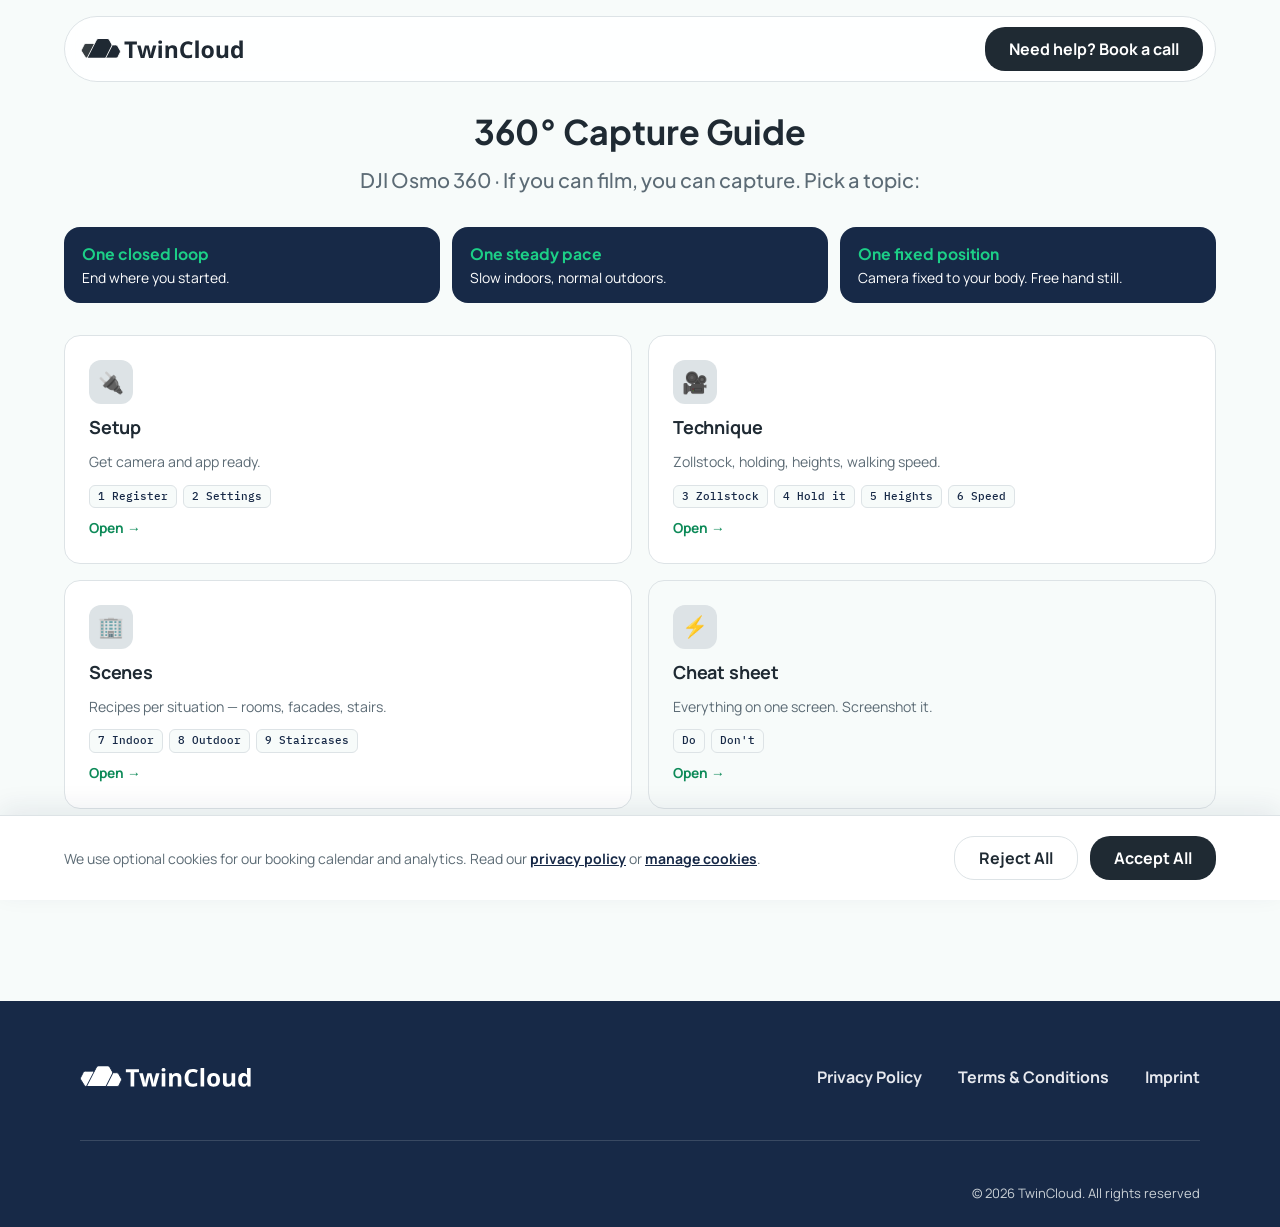
<file: capture-guide.html>
<!doctype html>
<html lang="en">
<head>
<meta charset="UTF-8">
<meta name="viewport" content="width=device-width, initial-scale=1.0">
<title>360° Capture Guide — TwinCloud</title>
<meta name="description" content="Field guide for capturing a 360° walkthrough scan with the DJI Osmo 360 — setup, technique, and per-scene recipes.">
<link rel="stylesheet" href="assets/css/cookie-banner.css">
<style>
  /* Self-hosted fonts (not Google's CDN) — avoids sending visitor IPs to Google */
  @font-face {
    font-family: "Plus Jakarta Sans";
    font-style: normal;
    font-weight: 500 800;
    font-display: swap;
    src: url("assets/fonts/plus-jakarta-sans-variable.woff2") format("woff2");
  }
  @font-face {
    font-family: "Manrope";
    font-style: normal;
    font-weight: 400 800;
    font-display: swap;
    src: url("assets/fonts/manrope-variable.woff2") format("woff2");
  }
  @font-face {
    font-family: "IBM Plex Mono";
    font-style: normal;
    font-weight: 500;
    font-display: swap;
    src: url("assets/fonts/ibm-plex-mono-500.woff2") format("woff2");
  }
  @font-face {
    font-family: "IBM Plex Mono";
    font-style: normal;
    font-weight: 600;
    font-display: swap;
    src: url("assets/fonts/ibm-plex-mono-600.woff2") format("woff2");
  }
  /* ==== Design tokens — copied verbatim from index.html (source of truth) ==== */
  :root {
    --primary: #172947;
    --secondary: #2B85D6;
    --accent: #1CCF87;
    --ink: #1F2A33;
    --mid: #5C6B75;
    --border: #DDE3E6;
    --border-soft: rgba(178, 173, 177, 0.5);
    --ground: #F7FBFA;
    --warning: #D89A32;
    --error: #D14B44;
    --white: #FFFFFF;

    --blue-300: #54688F;
    --blue-50: #E6E8EE;
    --violet-900: #696669;
    --navy-950: #001D58;
    --navy-ink: #000C25;

    --accent-tint: rgba(28, 207, 135, 0.12);
    --accent-tint-strong: rgba(28, 207, 135, 0.18);
    --accent-dark: #0D8A58;
    --warning-tint: rgba(216, 154, 50, 0.12);
    --warning-dark: #9C6D1F;

    --font-display: "Plus Jakarta Sans", sans-serif;
    --font-body: "Manrope", sans-serif;
    --font-mono: "IBM Plex Mono", ui-monospace, monospace;

    --container-max: 1152px;
    --section-pad-x: 64px;
    --section-pad-y: 96px;
  }
  @media (max-width: 1024px) { :root { --section-pad-x: 40px; } }
  @media (max-width: 767px) { :root { --section-pad-x: 24px; --section-pad-y: 64px; } }
  @media (max-width: 480px) { :root { --section-pad-x: 20px; } }

  *, *::before, *::after { box-sizing: border-box; }
  html { scroll-behavior: smooth; }
  body {
    margin: 0;
    font-family: var(--font-body);
    color: var(--ink);
    background: var(--ground);
    line-height: 1.5;
    -webkit-font-smoothing: antialiased;
  }
  img { max-width: 100%; display: block; }
  a { color: inherit; text-decoration: none; }
  button { font: inherit; cursor: pointer; background: none; border: none; color: inherit; }
  h1, h2, h3, p, ul { margin: 0; }
  code {
    font-family: var(--font-mono);
    font-weight: 500;
    font-size: 0.82em;
    background: var(--border);
    border-radius: 4px;
    padding: 1px 6px;
    white-space: nowrap;
  }
  :focus-visible { outline: 2px solid var(--secondary); outline-offset: 2px; }

  /* ==== CTA button — copied verbatim from index.html ==== */
  .cta-button {
    position: relative;
    display: inline-flex;
    align-items: center;
    justify-content: center;
    height: 44px;
    padding: 0 24px;
    border: none;
    border-radius: 20px;
    background: var(--ink);
    color: var(--white);
    font-family: var(--font-body);
    font-weight: 700;
    font-size: 16px;
    line-height: 1.5;
    overflow: hidden;
    isolation: isolate;
    transition: transform 0.2s ease, box-shadow 0.2s ease;
  }
  .cta-button::before {
    content: "";
    position: absolute;
    inset: 0;
    background: linear-gradient(to right, rgba(23, 41, 71, 0), var(--primary));
    transform: translateX(-100%);
    transition: transform 0.35s ease;
    z-index: -1;
  }
  .cta-button:hover::before, .cta-button:focus-visible::before { transform: translateX(0); }
  .cta-button:hover { box-shadow: 0 6px 16px rgba(23, 41, 71, 0.25); }
  .cta-button:active { transform: scale(0.96); box-shadow: 0 2px 8px rgba(23, 41, 71, 0.2); }
  .cta-button.secondary { background: var(--white); color: var(--ink); border: 1px solid var(--border); }
  .cta-button.secondary::before { display: none; }
  .cta-button.secondary:hover { border-color: var(--accent); box-shadow: none; }
  .cta-button span { position: relative; }

  /* ==== Site header — copied verbatim from index.html ==== */
  .site-header {
    position: fixed;
    top: 16px;
    left: 0;
    right: 0;
    z-index: 100;
    display: flex;
    justify-content: center;
    padding: 0 54px;
  }
  .header-pill {
    display: flex;
    align-items: center;
    justify-content: center;
    gap: 24px;
    width: 100%;
    max-width: var(--container-max);
    padding: 10px 12px;
    border-radius: 40px;
    border: 1px solid var(--border);
    background: rgba(255, 255, 255, 0.84);
    backdrop-filter: blur(12px);
    transition: box-shadow 0.3s ease, background-color 0.3s ease;
  }
  .header-pill.is-scrolled { box-shadow: 0 8px 24px rgba(23, 41, 71, 0.12); background: rgba(255, 255, 255, 0.96); }
  .header-brand { display: flex; align-items: center; gap: 3.6px; flex: 1; }
  .logo-lockup { height: 40px; width: auto; flex-shrink: 0; }
  .header-brand .logo-lockup { height: 38px; padding: 0 4px; }
  .header-cta { flex-shrink: 0; }

  @media (max-width: 767px) {
    .site-header { top: 0; padding: 0; }
    .header-pill {
      max-width: 100%;
      border-radius: 0;
      border: none;
      border-bottom: 1px solid var(--border);
      background: var(--white);
      backdrop-filter: none;
      padding: 14px 20px;
    }
    .header-brand .logo-lockup { height: 27px; }
  }

  /* ==== Shared section rhythm — copied verbatim from index.html ==== */
  .section { padding: var(--section-pad-y) var(--section-pad-x); display: flex; flex-direction: column; align-items: center; }
  .section-header { display: flex; flex-direction: column; align-items: center; gap: 12px; text-align: center; width: 100%; }
  .eyebrow { font-family: var(--font-display); font-weight: 500; font-size: 20px; line-height: 30px; color: var(--blue-300); }
  .section-title { font-family: var(--font-display); font-weight: 700; font-size: 34px; line-height: 1.35; color: var(--ink); }
  @media (max-width: 767px) { .section-title { font-size: 26px; line-height: 1.35; } .eyebrow { font-size: 17px; line-height: 1.4; } }

  /* ==== Page shell ==== */
  main { padding-top: 106px; }
  .stage {
    padding: 0 var(--section-pad-x) var(--section-pad-y);
    display: flex;
    flex-direction: column;
    align-items: center;
  }
  .guide-content { width: 100%; max-width: var(--container-max); margin: 0 auto; }
  .view { display: none; }
  .view.active { display: block; animation: fade-in 0.35s ease; }
  @keyframes fade-in { from { opacity: 0; transform: translateY(10px); } to { opacity: 1; transform: none; } }

  /* ---- Home ---- */
  .hero-block { text-align: center; }
  .hero-block h1 {
    font-family: var(--font-display);
    font-weight: 700;
    font-size: 34px;
    line-height: 1.5;
    margin: 0 0 8px;
  }
  .hero-block .sub { font-family: var(--font-display); font-weight: 500; color: var(--mid); font-size: 20px; line-height: 30px; }

  .rules3 { display: grid; grid-template-columns: repeat(3, 1fr); gap: 12px; margin: 32px 0; }
  @media (max-width: 620px) { .rules3 { grid-template-columns: 1fr; } }
  .rules3 div { background: var(--primary); color: var(--white); border-radius: 16px; padding: 16px 18px; font-size: 0.87rem; line-height: 1.4; }
  .rules3 div b { display: block; color: var(--accent); font-family: var(--font-display); font-weight: 700; font-size: 0.98rem; margin-bottom: 3px; }

  .tiles { display: grid; grid-template-columns: 1fr 1fr; gap: 16px; }
  @media (max-width: 620px) { .tiles { grid-template-columns: 1fr; } }
  .tile {
    background: var(--white);
    border: 1px solid var(--border);
    border-radius: 16px;
    padding: 24px;
    text-align: left;
    display: flex;
    flex-direction: column;
    gap: 10px;
    transition: transform 0.25s ease, box-shadow 0.25s ease, border-color 0.25s ease;
  }
  .tile:hover { transform: translateY(-4px); box-shadow: 0 12px 24px rgba(23, 41, 71, 0.08); border-color: var(--accent); }
  .tile .icon-chip {
    display: inline-flex;
    align-items: center;
    justify-content: center;
    width: 44px;
    height: 44px;
    border-radius: 12px;
    background: var(--border);
    font-size: 1.3rem;
    transition: background-color 0.25s ease, transform 0.25s ease;
  }
  .tile:hover .icon-chip { background: var(--accent-tint); transform: scale(1.06); }
  .tile h2 { font-family: var(--font-body); font-weight: 700; font-size: 18px; letter-spacing: -0.01em; }
  .tile p { color: var(--mid); font-size: 0.88rem; }
  .tile .items { display: flex; flex-wrap: wrap; gap: 6px; margin-top: 2px; }
  .tile .items span {
    font-family: var(--font-mono);
    font-size: 0.66rem;
    font-weight: 500;
    color: var(--primary);
    background: var(--ground);
    border: 1px solid var(--border);
    border-radius: 6px;
    padding: 3px 8px;
  }
  .tile .go { margin-top: auto; color: var(--accent-dark); font-weight: 700; font-size: 0.86rem; }
  .tile.tinted { background: var(--ground); }

  /* ---- Section views ---- */
  .backlink { display: inline-flex; align-items: center; gap: 6px; color: var(--mid); font-weight: 700; font-size: 0.85rem; margin-bottom: 16px; transition: color 0.2s ease; }
  .backlink:hover { color: var(--primary); }
  .sec-head { display: flex; align-items: center; gap: 12px; margin-bottom: 6px; }
  .sec-head .em { font-size: 1.6rem; }
  .sec-sub { color: var(--mid); font-size: 0.93rem; margin: 0 0 20px; }

  .nextsec { display: flex; justify-content: space-between; gap: 10px; margin-top: 24px; }
  .nextsec .cta-button { padding: 0 22px; }
  .nextsec .fwd { margin-left: auto; }

  /* ---- Step cards — same recipe as .feature-card in index.html ---- */
  .step { background: var(--white); border: 1px solid var(--border); border-radius: 16px; padding: 20px 22px; margin: 14px 0; }
  .step-head { display: flex; align-items: center; gap: 12px; margin-bottom: 8px; }
  .step-head .n { font-family: var(--font-mono); font-weight: 600; font-size: 0.78rem; color: var(--primary); background: var(--border); border-radius: 8px; padding: 4px 9px; flex: 0 0 auto; }
  .step-head h3 { font-family: var(--font-body); font-weight: 700; font-size: 18px; letter-spacing: -0.01em; flex: 1; }
  .freq { font-family: var(--font-mono); font-size: 0.66rem; font-weight: 500; color: var(--mid); border: 1px solid var(--border); border-radius: 5px; padding: 3px 7px; background: var(--ground); white-space: nowrap; flex: 0 0 auto; }
  .freq.hot { border-color: #B7EBD3; background: var(--accent-tint); color: var(--accent-dark); }

  .row { display: flex; gap: 12px; align-items: flex-start; padding: 10px 0; border-bottom: 1px solid var(--border); }
  .row:last-of-type { border-bottom: none; }
  .row .ic { flex: 0 0 32px; height: 32px; border-radius: 10px; background: var(--border); display: flex; align-items: center; justify-content: center; font-size: 0.95rem; }
  .row.default .ic { background: var(--accent-tint); }
  .row .tx { flex: 1; font-size: 0.93rem; padding-top: 2px; }
  .row .tx b { font-weight: 700; }
  .row .tx span { color: var(--mid); font-size: 0.85rem; display: block; margin-top: 2px; }
  .tag-default { font-family: var(--font-mono); font-size: 0.6rem; font-weight: 600; letter-spacing: 0.05em; text-transform: uppercase; background: var(--accent); color: var(--primary); border-radius: 4px; padding: 2px 6px; vertical-align: 2px; margin-left: 6px; }

  .media { display: flex; flex-wrap: wrap; gap: 14px; justify-content: center; margin: 16px 0 4px; }
  .media figure { margin: 0; flex: 1 1 150px; max-width: 190px; }
  .media figure.big { flex: 1 1 220px; max-width: 300px; }
  .media img { width: 100%; display: block; border: 1px solid var(--border); border-radius: 12px; }
  figcaption { font-size: 0.72rem; color: var(--mid); text-align: center; margin-top: 6px; font-family: var(--font-mono); }
  figure.video { position: relative; }
  figure.video .play {
    position: absolute; top: 50%; left: 50%; transform: translate(-50%, -50%);
    width: 48px; height: 48px; border-radius: 50%;
    background: rgba(31, 42, 51, 0.82);
    display: flex; align-items: center; justify-content: center;
    transition: transform 0.2s ease;
  }
  figure.video:hover .play { transform: translate(-50%, -50%) scale(1.08); }
  figure.video .play::after { content: ""; border-style: solid; border-width: 9px 0 9px 15px; border-color: transparent transparent transparent var(--white); margin-left: 4px; }
  .ph-img {
    border: 2px dashed var(--border);
    border-radius: 12px;
    background: repeating-linear-gradient(45deg, var(--ground), var(--ground) 12px, #EEF4F2 12px, #EEF4F2 24px);
    display: flex; flex-direction: column; align-items: center; justify-content: center;
    color: var(--mid); text-align: center; padding: 16px 10px; font-size: 0.78rem; gap: 5px;
    aspect-ratio: 9 / 16;
  }
  .ph-img .big { font-size: 1.4rem; }

  .why, .note { border-radius: 12px; padding: 12px 16px; margin: 12px 0 0; font-size: 0.88rem; }
  .why { background: var(--accent-tint); border: 1px solid #B7EBD3; }
  .why b { color: var(--accent-dark); }
  .note { background: var(--warning-tint); border: 1px solid #EED6AC; }
  .note b { color: var(--warning-dark); }
  .fine { color: var(--mid); font-size: 0.85rem; margin: 10px 0 0; }

  /* ---- Checklist ---- */
  .checklist { background: var(--white); border: 1px solid var(--border); border-radius: 16px; padding: 6px 20px; margin: 0 0 18px; }
  .chk { display: flex; gap: 12px; align-items: center; padding: 13px 0; border-bottom: 1px solid var(--border); cursor: pointer; user-select: none; }
  .chk:last-child { border-bottom: none; }
  .chk .box { flex: 0 0 26px; height: 26px; border-radius: 8px; border: 2px solid var(--border); background: var(--ground); display: flex; align-items: center; justify-content: center; font-size: 0.85rem; color: var(--white); transition: background-color 0.15s ease, border-color 0.15s ease; }
  .chk.done .box { background: var(--accent); border-color: var(--accent); }
  .chk.done .box::after { content: "✓"; color: var(--primary); font-weight: 800; }
  .chk .tx { flex: 1; font-size: 0.94rem; font-weight: 700; }
  .chk.done .tx { color: var(--mid); text-decoration: line-through; }
  .chk .tx span { display: block; font-weight: 400; font-size: 0.81rem; color: var(--mid); text-decoration: none; margin-top: 1px; }
  .chk a { color: var(--accent-dark); font-size: 0.79rem; font-weight: 700; white-space: nowrap; flex: 0 0 auto; padding: 4px 2px; transition: opacity 0.15s ease; }
  .chk a:hover { opacity: 0.7; text-decoration: underline; }
  .chk-reset { color: var(--mid); font-size: 0.82rem; font-weight: 600; padding: 8px 0; display: block; margin: 4px 0 16px; transition: color 0.2s ease; }
  .chk-reset:hover { color: var(--primary); }

  .dodont { display: grid; grid-template-columns: 1fr 1fr; gap: 14px; margin-top: 6px; }
  @media (max-width: 600px) { .dodont { grid-template-columns: 1fr; } }
  .do, .dont { background: var(--white); border: 1px solid var(--border); border-radius: 16px; padding: 16px 18px; font-size: 0.87rem; }
  .do { border-top: 3px solid var(--accent); }
  .dont { border-top: 3px solid var(--error); }
  .do h3 { color: var(--accent-dark); margin: 0 0 10px; font-family: var(--font-display); font-size: 0.95rem; }
  .dont h3 { color: var(--error); margin: 0 0 10px; font-family: var(--font-display); font-size: 0.95rem; }
  .do ul, .dont ul { padding-left: 1.2em; margin: 0; }
  .do li, .dont li { margin: 0.35em 0; }

  /* ==== Footer — copied verbatim from index.html ==== */
  .site-footer { background: var(--primary); padding: 56px 80px 24px; display: flex; justify-content: center; margin-top: 96px; }
  .footer-inner { display: flex; flex-direction: column; gap: 35px; width: 100%; max-width: 1120px; }
  .footer-main { display: flex; align-items: center; justify-content: space-between; gap: 24px; flex-wrap: wrap; }
  .footer-brand { display: flex; align-items: center; gap: 6px; }
  .footer-links { display: flex; gap: 36px; flex-wrap: wrap; justify-content: flex-end; }
  .footer-links a { position: relative; font-family: var(--font-body); font-weight: 700; font-size: 16px; color: var(--blue-50); white-space: nowrap; transition: color 0.2s ease; }
  .footer-links a::after { content: ""; position: absolute; left: 0; right: 100%; bottom: -4px; height: 1px; background: var(--accent); transition: right 0.25s ease; }
  .footer-links a:hover, .footer-links a:focus-visible { color: var(--accent); }
  .footer-links a:hover::after, .footer-links a:focus-visible::after { right: 0; }
  .footer-divider { height: 1px; width: 100%; background: rgba(247, 251, 250, 0.15); border: none; }
  .footer-utility { display: flex; justify-content: flex-end; }
  .footer-utility p { font-family: var(--font-body); font-weight: 400; font-size: 13px; line-height: 1.5; color: var(--ground); opacity: 0.8; text-align: right; }

  @media (max-width: 767px) {
    .site-footer { padding: 40px 24px 20px; }
    .footer-main { flex-direction: column; align-items: flex-start; }
    .footer-links { justify-content: flex-start; gap: 20px 28px; }
    .footer-utility { justify-content: flex-start; }
    .footer-utility p { text-align: left; }
  }


  @media (prefers-reduced-motion: reduce) {
    html { scroll-behavior: auto; }
    .view.active { animation: none; }
    .cta-button::before { transition: none; }
    .footer-links a::after { transition: none; }
    .tile, .tile .icon-chip, .backlink, .cta-button, figure.video .play, .chk .box, .chk a, .chk-reset, .logo-lockup {
      transition: none !important;
    }
  }

  @media print {
    .site-header, .site-footer, .nextsec, .backlink { display: none; }
    main { padding-top: 0; }
    body { background: var(--white); }
    .view { display: block !important; }
    .step { break-inside: avoid; }
    .tiles { display: none; }
  }
</style>
</head>
<body>

<div class="cookie-banner" id="cookie-banner">
  <div class="cookie-banner-inner">
    <div class="cookie-banner-main">
      <p class="cookie-banner-text">We use optional cookies for our booking calendar and analytics. Read our <a href="privacy-policy.html">privacy policy</a> or <a href="#" id="cookie-customize-btn">manage cookies</a>.</p>
      <div class="cookie-banner-actions">
        <button class="cta-button secondary" id="cookie-reject" type="button"><span>Reject All</span></button>
        <button class="cta-button" id="cookie-accept" type="button"><span>Accept All</span></button>
      </div>
    </div>
    <div class="cookie-customize" id="cookie-customize-panel" hidden>
      <div class="cookie-toggle-row">
        <div class="cookie-toggle-copy">
          <strong>Functional</strong>
          <span>Cal.com booking calendar</span>
        </div>
        <label class="cookie-toggle-switch">
          <input type="checkbox" id="toggle-functional">
          <span class="slider"></span>
        </label>
      </div>
      <div class="cookie-toggle-row">
        <div class="cookie-toggle-copy">
          <strong>Analytics</strong>
          <span>Google Analytics, to understand site usage</span>
        </div>
        <label class="cookie-toggle-switch">
          <input type="checkbox" id="toggle-analytics">
          <span class="slider"></span>
        </label>
      </div>
      <div class="cookie-customize-actions">
        <button class="cta-button" id="cookie-save-preferences" type="button"><span>Save preferences</span></button>
      </div>
    </div>
  </div>
</div>
<script src="assets/js/consent.js"></script>

<header class="site-header">
  <div class="header-pill">
    <a class="header-brand" href="index.html" aria-label="TwinCloud home">
      <img class="logo-lockup" src="assets/logo/twincloud-logo-lockup.svg" alt="TwinCloud">
    </a>
    <a class="cta-button header-cta" href="index.html#contact"><span>Need help? Book a call</span></a>
  </div>
</header>

<main>
<div class="stage">
<div class="guide-content">

<!-- ================= HOME ================= -->
<div class="view active" id="v-home">
  <div class="hero-block">
    <h1>360° Capture Guide</h1>
    <p class="sub">DJI Osmo 360 · If you can film, you can capture. Pick a topic:</p>
  </div>

  <div class="rules3">
    <div><b>One closed loop</b>End where you started.</div>
    <div><b>One steady pace</b>Slow indoors, normal outdoors.</div>
    <div><b>One fixed position</b>Camera fixed to your body. Free hand still.</div>
  </div>

  <div class="tiles">
    <button class="tile" onclick="show('setup')">
      <span class="icon-chip">🔌</span>
      <h2>Setup</h2>
      <p>Get camera and app ready.</p>
      <span class="items"><span>1 Register</span><span>2 Settings</span></span>
      <span class="go">Open →</span>
    </button>
    <button class="tile" onclick="show('technique')">
      <span class="icon-chip">🎥</span>
      <h2>Technique</h2>
      <p>Zollstock, holding, heights, walking speed.</p>
      <span class="items"><span>3 Zollstock</span><span>4 Hold it</span><span>5 Heights</span><span>6 Speed</span></span>
      <span class="go">Open →</span>
    </button>
    <button class="tile" onclick="show('scenes')">
      <span class="icon-chip">🏢</span>
      <h2>Scenes</h2>
      <p>Recipes per situation — rooms, facades, stairs.</p>
      <span class="items"><span>7 Indoor</span><span>8 Outdoor</span><span>9 Staircases</span></span>
      <span class="go">Open →</span>
    </button>
    <button class="tile tinted" onclick="show('cheatsheet')">
      <span class="icon-chip">⚡</span>
      <h2>Cheat sheet</h2>
      <p>Everything on one screen. Screenshot it.</p>
      <span class="items"><span>Do</span><span>Don't</span></span>
      <span class="go">Open →</span>
    </button>
  </div>
</div>

<!-- ================= SETUP ================= -->
<div class="view" id="v-setup">
  <button class="backlink" onclick="show('home')">← All topics</button>
  <div class="sec-head"><span class="em">🔌</span><h1 class="section-title">Setup</h1></div>
  <p class="sec-sub">Two things before the first scan of the day.</p>

  <div class="step" id="s1">
    <div class="step-head"><span class="n">1</span><h3>Register camera &amp; app</h3><span class="freq">once</span></div>
    <div class="row"><div class="ic">🔓</div><div class="tx"><b>Unlock the phone</b><span>Code: <code>1234</code></span></div></div>
    <div class="row"><div class="ic">✉️</div><div class="tx"><b>Log in to DJI Mimo with the TwinCloud address</b><span>Never a private account. No account yet? Tap <b>Register</b>.</span></div></div>
    <div class="row"><div class="ic">📶</div><div class="tx"><b>Connect the camera</b><span>Camera on, Bluetooth + Wi-Fi on, follow the prompts.</span></div></div>
    <div class="row"><div class="ic">🔑</div><div class="tx"><b>Activate</b><span>Tick both checkboxes → <b>Activate</b>. Accept firmware update if asked.</span></div></div>
    <div class="media">
      <figure><img src="assets/capture-guide/mimo-login.jpeg" alt="DJI Mimo login screen"><figcaption>log in — or Register</figcaption></figure>
      <figure><img src="assets/capture-guide/mimo-activate.jpeg" alt="Activate Osmo 360 screen"><figcaption>tick both → Activate</figcaption></figure>
    </div>
    <p class="fine">Registration links the camera to the TwinCloud DJI account (warranty + firmware). Already done? It never repeats.</p>
  </div>

  <div class="step" id="s2">
    <div class="step-head"><span class="n">2</span><h3>Connect &amp; check settings</h3><span class="freq">daily</span></div>
    <div class="row"><div class="ic">📶</div><div class="tx"><b>Camera on → open DJI Mimo → connect</b><span>Bluetooth + Wi-Fi on.</span></div></div>
    <div class="row"><div class="ic">1</div><div class="tx"><b>Mode → <code>VIDEO</code></b></div></div>
    <div class="row"><div class="ic">2</div><div class="tx"><b>Pro → <code>ON</code></b></div></div>
    <div class="row"><div class="ic">3</div><div class="tx"><b><code>8K</code> / <code>30 fps</code></b></div></div>
    <div class="row"><div class="ic">4</div><div class="tx"><b>Exposure → <code>AUTO</code></b><span>Not M.</span></div></div>
    <div class="media">
      <figure class="big"><img src="assets/capture-guide/settings-overview.jpeg" alt="The four settings, numbered in the app"><figcaption>the 4 settings, numbered</figcaption></figure>
      <figure><img src="assets/capture-guide/settings-pro.jpeg" alt="Pro toggle on"><figcaption>2 — Pro on</figcaption></figure>
      <figure><img src="assets/capture-guide/settings-other.jpeg" alt="Further video settings"><figcaption>rest stays as shown</figcaption></figure>
      <figure><img src="assets/capture-guide/settings-8k30.jpeg" alt="8K and 30 selected"><figcaption>3 — 8K / 30</figcaption></figure>
      <figure><img src="assets/capture-guide/settings-auto.jpeg" alt="AUTO exposure selected"><figcaption>4 — AUTO</figcaption></figure>
      <figure><div class="ph-img"><span class="big">📷</span><b>Placeholder</b><span>annotated 360° preview</span></div><figcaption>screenshot pending</figcaption></figure>
    </div>
    <div class="why"><b>Preview looks weird?</b> Normal. The 360° preview warps everything and your body sits strangely in the frame — <b>it doesn't matter</b>. The camera sees everything anyway.</div>
    <div class="why"><b>Good news:</b> the camera remembers all settings — the daily check takes seconds.</div>
  </div>

  <div class="nextsec"><button class="cta-button secondary up" onclick="show('home')"><span>← All topics</span></button><button class="cta-button fwd" onclick="show('technique')"><span>Next: Technique →</span></button></div>
</div>

<!-- ================= TECHNIQUE ================= -->
<div class="view" id="v-technique">
  <button class="backlink" onclick="show('home')">← All topics</button>
  <div class="sec-head"><span class="em">🎥</span><h1 class="section-title">Technique</h1></div>
  <p class="sec-sub">The habits that make every scan work — starting with the Zollstock.</p>

  <div class="step" id="s3">
    <div class="step-head"><span class="n">3</span><h3>Place the Zollstock</h3><span class="freq hot">every scan</span></div>
    <div class="row"><div class="ic">📏</div><div class="tx"><b>Fully unfolded, straight, flat on the floor</b><span>Any direction — orientation doesn't matter.</span></div></div>
    <div class="row"><div class="ic">🚫</div><div class="tx"><b>Open floor</b><span>Not under furniture, not against a wall.</span></div></div>
    <div class="row"><div class="ic">👀</div><div class="tx"><b>Walk past it</b><span>Must appear clearly in the video.</span></div></div>
    <div class="media">
      <figure class="big"><img src="assets/capture-guide/zollstock.jpeg" alt="Zollstock fully unfolded, flat on the floor"></figure>
    </div>
    <div class="why"><b>Why?</b> The ruler is the scale reference — the model can't be measured without it. Only its length matters, which is why orientation is irrelevant.</div>
  </div>

  <div class="step" id="s4">
    <div class="step-head"><span class="n">4</span><h3>Hold the camera</h3></div>
    <div class="row"><div class="ic">🔧</div><div class="tx"><b>Adjust the stick first</b><span>Camera just above your head, stick resting against your belly.</span></div></div>
    <div class="row"><div class="ic">🔘</div><div class="tx"><b>Power button faces you</b><span>Camera stays fixed to your body — whole recording.</span></div></div>
    <div class="row"><div class="ic">📐</div><div class="tx"><b>Camera upright, lens level</b></div></div>
    <div class="row"><div class="ic">✋</div><div class="tx"><b>Free hand: frozen</b></div></div>
    <div class="media">
      <figure class="video"><img src="assets/capture-guide/hold-camera-thumb.jpeg" alt="Video: adjusting the selfie stick"><span class="play"></span><figcaption>🎬 video — link to be added</figcaption></figure>
      <figure class="big"><img src="assets/capture-guide/hold-camera-posture.jpeg" alt="Target posture"><figcaption>target posture</figcaption></figure>
    </div>
    <div class="why"><b>Why so strict?</b> You're in every frame. Stay fixed → software removes you cleanly. Move → data lost.</div>
    <div class="why"><b>Relax:</b> wobbling while pressing start/stop is fine — those frames are cut anyway.</div>
  </div>

  <div class="step" id="s5">
    <div class="step-head"><span class="n">5</span><h3>Heights</h3></div>
    <div class="row default"><div class="ic">🙂</div><div class="tx"><b>Head height <span class="tag-default">default</span></b><span>Start here — facades, windows, most scans.</span></div></div>
    <div class="row"><div class="ic">👖</div><div class="tx"><b>Waist</b><span>Only: second pass indoors · staircases.</span></div></div>
    <div class="row"><div class="ic">⬆️</div><div class="tx"><b>Above head</b><span>Only: ceiling pipes &amp; ducts. Hold directly over you.</span></div></div>
    <div class="row"><div class="ic">⬇️</div><div class="tx"><b>Floor, camera flipped</b><span>Only: ground pipes, rarely. Fully upside down, button toward you, near your feet.</span></div></div>
    <div class="why"><b>Rule:</b> changing height? <b>Stop. Start a new video.</b> Never mix heights in one file.</div>
  </div>

  <div class="step" id="s6">
    <div class="step-head"><span class="n">6</span><h3>Walking speed</h3></div>
    <div class="row"><div class="ic">🐢</div><div class="tx"><b>Indoor: half your normal pace</b></div></div>
    <div class="row"><div class="ic">🚶</div><div class="tx"><b>Outdoor: normal pace</b></div></div>
    <div class="row"><div class="ic">📈</div><div class="tx"><b>Constant — never stop-and-go</b><span>Frames are extracted at fixed intervals; a constant pace gives evenly spaced camera positions.</span></div></div>
  </div>

  <div class="nextsec"><button class="cta-button secondary up" onclick="show('home')"><span>← All topics</span></button><button class="cta-button fwd" onclick="show('scenes')"><span>Next: Scenes →</span></button></div>
</div>

<!-- ================= SCENES ================= -->
<div class="view" id="v-scenes">
  <button class="backlink" onclick="show('home')">← All topics</button>
  <div class="sec-head"><span class="em">🏢</span><h1 class="section-title">Scenes</h1></div>
  <p class="sec-sub">The recipe for each situation. Setup and Technique (Zollstock!) always apply.</p>

  <div class="step" id="s7">
    <div class="step-head"><span class="n">7</span><h3>Indoor / heating room</h3></div>
    <div class="row"><div class="ic">📏</div><div class="tx"><b>Zollstock down</b> <span>Technique, step 3</span></div></div>
    <div class="row"><div class="ic">👀</div><div class="tx"><b>Look around first</b><span>Pumps, labels, pipes, connections.</span></div></div>
    <div class="row"><div class="ic">🔁</div><div class="tx"><b>One lap per height, <code>0.5–1 m</code> from walls</b><span>2–3 videos: head/ceiling + waist. Floor only if needed.</span></div></div>
    <div class="row"><div class="ic">🐢</div><div class="tx"><b>Slow &amp; smooth</b><span>No sudden spins — stop, turn, continue.</span></div></div>
    <div class="row"><div class="ic">🔄</div><div class="tx"><b>Close the loop</b><span>Max <code>6–7 min</code> total per room.</span></div></div>
    <div class="note"><b>Special cases:</b> Dead end → walk the same path back in reverse. Large room → one extra lap at <code>2–4 m</code> or through the middle (one height). Object hidden behind pipes → stretch your arm in — the only allowed exception to the fixed-position rule.</div>
  </div>

  <div class="step" id="s8">
    <div class="step-head"><span class="n">8</span><h3>Outdoor / facades</h3></div>
    <div class="row"><div class="ic">📏</div><div class="tx"><b>Zollstock down, visible in scan</b></div></div>
    <div class="row"><div class="ic">🙂</div><div class="tx"><b>One height</b><span>High for facades · waist for ground detail.</span></div></div>
    <div class="row"><div class="ic">↔️</div><div class="tx"><b>Stay <code>5–10 m</code> away</b><span>Never closer than 3–5 m. Never along the wall.</span></div></div>
    <div class="row"><div class="ic">🔄</div><div class="tx"><b>Full loop around the building</b><span>Never a single straight line.</span></div></div>
    <div class="row"><div class="ic">📐</div><div class="tx"><b>Corners &amp; entrances from several directions</b><span>Never skip recesses, balconies, overhangs.</span></div></div>
    <div class="note"><b>Lighting:</b> prefer even light — avoid harsh shadows and mixed sun/shade if you can pick the time.</div>
  </div>

  <div class="step" id="s9">
    <div class="step-head"><span class="n">9</span><h3>Staircases</h3><span class="freq">experimental</span></div>
    <div class="row"><div class="ic">👖</div><div class="tx"><b>Waist height</b><span>One height is enough.</span></div></div>
    <div class="row"><div class="ic">🎯</div><div class="tx"><b>Center path</b><span>Middle of the stairs — not handrail, not wall.</span></div></div>
    <div class="row"><div class="ic">↕️</div><div class="tx"><b>Two runs: up + down</b><span>Each run = its own video. Your body blocks the view behind you — two directions see everything.</span></div></div>
    <div class="row"><div class="ic">🚶</div><div class="tx"><b>Indoor speed, slightly faster OK</b><span>Not much detail on stairs.</span></div></div>
    <div class="note"><b>Experimental:</b> if results come back blurry, slow down to normal indoor speed.</div>
  </div>

  <div class="nextsec"><button class="cta-button secondary up" onclick="show('home')"><span>← All topics</span></button><button class="cta-button fwd" onclick="show('cheatsheet')"><span>Next: Cheat sheet →</span></button></div>
</div>

<!-- ================= CHEAT SHEET ================= -->
<div class="view" id="v-cheatsheet">
  <button class="backlink" onclick="show('home')">← All topics</button>
  <div class="sec-head"><span class="em">⚡</span><h1 class="section-title">Cheat sheet</h1></div>
  <p class="sec-sub">Every capture, same routine. Tap to check off — links jump to the details.</p>

  <div class="checklist" id="routine">
    <div class="chk" onclick="tick(this)"><span class="box"></span><span class="tx">Check camera settings<span><code>VIDEO</code> · Pro · <code>8K/30</code> · <code>AUTO</code></span></span><a href="#s2" onclick="event.stopPropagation()">→ 2 Settings</a></div>
    <div class="chk" onclick="tick(this)"><span class="box"></span><span class="tx">Put out the Zollstock<span>Unfolded, flat, on open floor</span></span><a href="#s3" onclick="event.stopPropagation()">→ 3 Zollstock</a></div>
    <div class="chk" onclick="tick(this)"><span class="box"></span><span class="tx">Check the scene<span>Indoor, outdoor or staircase — pick the recipe</span></span><a href="#scenes" onclick="event.stopPropagation()">→ Scenes</a></div>
    <div class="chk" onclick="tick(this)"><span class="box"></span><span class="tx">Set camera height<span>Default: just above your head · stick against belly</span></span><a href="#s5" onclick="event.stopPropagation()">→ 5 Heights</a></div>
    <div class="chk" onclick="tick(this)"><span class="box"></span><span class="tx">Start capturing<span>Steady pace · free hand still · close the loop</span></span><a href="#s6" onclick="event.stopPropagation()">→ 6 Speed</a></div>
  </div>
  <button class="chk-reset" onclick="resetChecks()">↺ Reset checklist</button>

  <div class="dodont">
    <div class="do">
      <h3>✅ Do</h3>
      <ul>
        <li>Daily check: <code>VIDEO</code> · Pro · <code>8K/30</code> · <code>AUTO</code></li>
        <li>Zollstock before every scan</li>
        <li>Camera fixed, button toward you, just above your head</li>
        <li>Free hand still</li>
        <li>Constant pace</li>
        <li>One height per video</li>
        <li>Close every loop</li>
        <li>Corners from several directions</li>
        <li><code>5–10 m</code> from facades</li>
        <li>≤ <code>6–7 min</code> per scene</li>
      </ul>
    </div>
    <div class="dont">
      <h3>❌ Don't</h3>
      <ul>
        <li>Mix heights in one video</li>
        <li>Move your free hand</li>
        <li>Whip around corners</li>
        <li>Hug the facade</li>
        <li>Scan a facade in one straight line</li>
        <li>Rush</li>
        <li>Skip corners &amp; recesses</li>
        <li>Record only one height indoors</li>
        <li>Forget the Zollstock</li>
      </ul>
    </div>
  </div>
  <div class="nextsec"><button class="cta-button secondary up" onclick="show('home')"><span>← All topics</span></button></div>
</div>

</div><!-- /guide-content -->
</div><!-- /stage -->
</main>

<footer class="site-footer">
  <div class="footer-inner">
    <div class="footer-main">
      <div class="footer-brand">
        <img class="logo-lockup" src="assets/logo/twincloud-logo-lockup-footer.svg" alt="TwinCloud">
      </div>
      <nav class="footer-links" aria-label="Footer">
        <a href="privacy-policy.html">Privacy Policy</a>
        <a href="terms.html">Terms &amp; Conditions</a>
        <a href="impressum.html">Imprint</a>
      </nav>
    </div>
    <hr class="footer-divider">
    <div class="footer-utility">
      <p>© 2026 TwinCloud. All rights reserved</p>
    </div>
  </div>
</footer>

<script>
var views = ['home','setup','technique','scenes','cheatsheet'];
var crumbs = {home:'360° Capture Guide', setup:'Setup', technique:'Technique', scenes:'Scenes', cheatsheet:'Cheat sheet'};
var stepToView = {s1:'setup',s2:'setup',s3:'technique',s4:'technique',s5:'technique',s6:'technique',s7:'scenes',s8:'scenes',s9:'scenes'};

function show(v, keepHash){
  if(views.indexOf(v)<0) v='home';
  document.querySelectorAll('.view').forEach(function(p){p.classList.remove('active');});
  document.getElementById('v-'+v).classList.add('active');
  if(!keepHash) { try { history.replaceState(null,'','#'+ (v==='home' ? '' : v)); } catch(e) {} }
  window.scrollTo(0,0);
}
function route(){
  var h = location.hash.replace('#','');
  if(stepToView[h]){
    show(stepToView[h], true);
    var el = document.getElementById(h);
    if(el){ setTimeout(function(){ el.scrollIntoView({block:'start'}); }, 50); }
  } else {
    show(h || 'home', true);
  }
}
function tick(el){ el.classList.toggle('done'); }
function resetChecks(){ document.querySelectorAll('#routine .chk').forEach(function(c){ c.classList.remove('done'); }); }

var headerPill = document.querySelector('.header-pill');
if (headerPill) {
  window.addEventListener('scroll', function () {
    headerPill.classList.toggle('is-scrolled', window.scrollY > 8);
  }, { passive: true });
}

window.addEventListener('hashchange', route);
route();
</script>
</body>
</html>
</file>
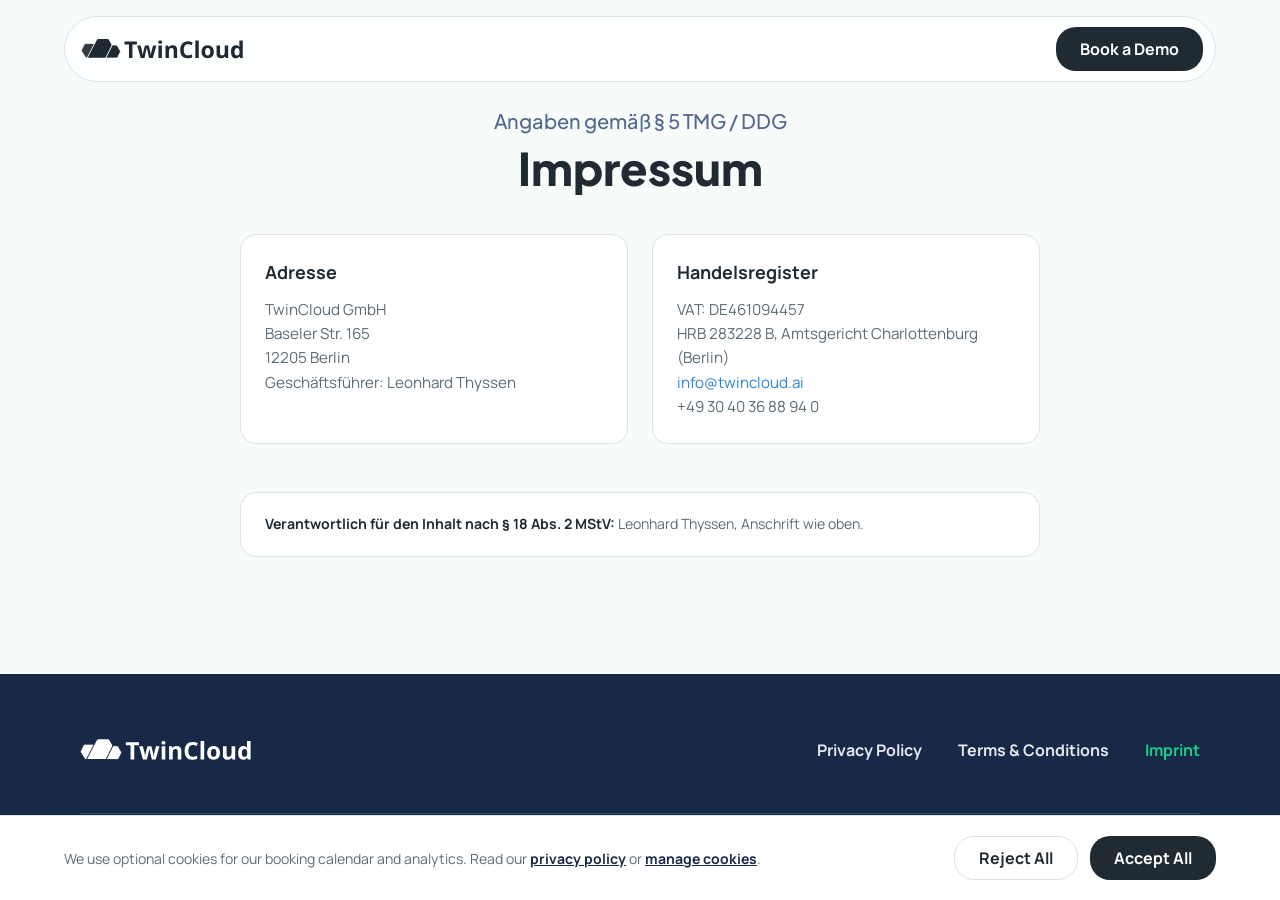
<file: impressum.html>
<!doctype html>
<html lang="de">
<head>
<meta charset="UTF-8">
<meta name="viewport" content="width=device-width, initial-scale=1.0">
<title>Impressum — TwinCloud</title>
<meta name="description" content="Angaben gemäß § 5 TMG / DDG.">
<link rel="stylesheet" href="assets/css/cookie-banner.css">
<style>
  /* Self-hosted fonts (not Google's CDN) — avoids sending visitor IPs to Google */
  @font-face {
    font-family: "Plus Jakarta Sans";
    font-style: normal;
    font-weight: 500 800;
    font-display: swap;
    src: url("assets/fonts/plus-jakarta-sans-variable.woff2") format("woff2");
  }
  @font-face {
    font-family: "Manrope";
    font-style: normal;
    font-weight: 400 800;
    font-display: swap;
    src: url("assets/fonts/manrope-variable.woff2") format("woff2");
  }
  :root {
    --primary: #172947;
    --secondary: #2B85D6;
    --accent: #1CCF87;
    --ink: #1F2A33;
    --mid: #5C6B75;
    --border: #DDE3E6;
    --ground: #F7FBFA;
    --white: #FFFFFF;
    --blue-300: #54688F;
    --blue-50: #E6E8EE;

    --font-display: "Plus Jakarta Sans", sans-serif;
    --font-body: "Manrope", sans-serif;

    --container-max: 1152px;
    --section-pad-x: 64px;
    --section-pad-y: 96px;
  }
  @media (max-width: 1024px) { :root { --section-pad-x: 40px; } }
  @media (max-width: 767px) { :root { --section-pad-x: 24px; --section-pad-y: 64px; } }
  @media (max-width: 480px) { :root { --section-pad-x: 20px; } }

  *, *::before, *::after { box-sizing: border-box; }
  html { scroll-behavior: smooth; }
  body {
    margin: 0;
    min-height: 100vh;
    display: flex;
    flex-direction: column;
    font-family: var(--font-body);
    color: var(--ink);
    background: var(--ground);
    line-height: 1.5;
    -webkit-font-smoothing: antialiased;
  }
  img { max-width: 100%; display: block; }
  a { color: inherit; text-decoration: none; }
  h1, h2, p { margin: 0; }
  :focus-visible { outline: 2px solid var(--secondary); outline-offset: 2px; }

  /* ==== CTA button — copied verbatim from index.html ==== */
  .cta-button {
    position: relative; display: inline-flex; align-items: center; justify-content: center;
    height: 44px; padding: 0 24px; border: none; border-radius: 20px;
    background: var(--ink); color: var(--white);
    font-family: var(--font-body); font-weight: 700; font-size: 16px; line-height: 1.5;
    overflow: hidden; isolation: isolate; transition: transform 0.2s ease, box-shadow 0.2s ease;
  }
  .cta-button::before {
    content: ""; position: absolute; inset: 0;
    background: linear-gradient(to right, rgba(23, 41, 71, 0), var(--primary));
    transform: translateX(-100%); transition: transform 0.35s ease; z-index: -1;
  }
  .cta-button:hover::before, .cta-button:focus-visible::before { transform: translateX(0); }
  .cta-button:hover { box-shadow: 0 6px 16px rgba(23, 41, 71, 0.25); }
  .cta-button:active { transform: scale(0.96); box-shadow: 0 2px 8px rgba(23, 41, 71, 0.2); }
  .cta-button span { position: relative; }

  /* ==== Site header — copied verbatim from index.html ==== */
  .site-header { position: fixed; top: 16px; left: 0; right: 0; z-index: 100; display: flex; justify-content: center; padding: 0 54px; }
  .header-pill {
    display: flex; align-items: center; justify-content: center; gap: 24px;
    width: 100%; max-width: var(--container-max); padding: 10px 12px;
    border-radius: 40px; border: 1px solid var(--border);
    background: rgba(255, 255, 255, 0.84); backdrop-filter: blur(12px);
    transition: box-shadow 0.3s ease, background-color 0.3s ease;
  }
  .header-pill.is-scrolled { box-shadow: 0 8px 24px rgba(23, 41, 71, 0.12); background: rgba(255, 255, 255, 0.96); }
  .header-brand { display: flex; align-items: center; gap: 3.6px; flex: 1; }
  .logo-lockup { height: 40px; width: auto; flex-shrink: 0; }
  .header-brand .logo-lockup { height: 38px; padding: 0 4px; }
  .header-cta { flex-shrink: 0; }
  @media (max-width: 767px) {
    .site-header { top: 0; padding: 0; }
    .header-pill {
      max-width: 100%;
      border-radius: 0;
      border: none;
      border-bottom: 1px solid var(--border);
      background: var(--white);
      backdrop-filter: none;
      padding: 14px 20px;
    }
    .header-brand .logo-lockup { height: 27px; }
  }

  /* ==== Shared section rhythm — copied verbatim from index.html ==== */
  main { flex: 1 0 auto; padding-top: 106px; }
  .section { padding: 0 var(--section-pad-x) var(--section-pad-y); display: flex; flex-direction: column; align-items: center; }
  .page-content { width: 100%; max-width: var(--container-max); margin: 0 auto; }
  .eyebrow { font-family: var(--font-display); font-weight: 500; font-size: 20px; line-height: 30px; color: var(--blue-300); text-align: center; }
  .page-title {
    font-family: var(--font-display); font-weight: 800; font-size: 45px; line-height: 1.15;
    color: var(--ink); text-align: center; margin: 6px 0 40px;
  }
  @media (max-width: 767px) { .page-title { font-size: 34px; } }

  /* ---- Impressum content ---- */
  .imp-grid { display: grid; grid-template-columns: 1fr 1fr; gap: 24px; max-width: 800px; margin: 0 auto 48px; }
  @media (max-width: 620px) { .imp-grid { grid-template-columns: 1fr; } }
  .imp-card {
    background: var(--white); border: 1px solid var(--border); border-radius: 16px;
    padding: 24px; transition: transform 0.25s ease, box-shadow 0.25s ease, border-color 0.25s ease;
  }
  .imp-card:hover { transform: translateY(-4px); box-shadow: 0 12px 24px rgba(23, 41, 71, 0.08); border-color: var(--accent); }
  .imp-card h2 { font-family: var(--font-body); font-weight: 700; font-size: 18px; color: var(--ink); margin: 0 0 12px; }
  .imp-card p { color: var(--mid); font-size: 0.95rem; line-height: 1.6; }
  .imp-card a { color: var(--secondary); }
  .imp-card a:hover { text-decoration: underline; }

  .imp-note {
    max-width: 800px; margin: 0 auto; background: var(--white); border: 1px solid var(--border);
    border-radius: 16px; padding: 20px 24px; font-size: 0.88rem; color: var(--mid); line-height: 1.6;
  }
  .imp-note b { color: var(--ink); }
  .imp-note + .imp-note { margin-top: 16px; }

  /* ==== Footer — copied verbatim from index.html ==== */
  .site-footer { background: var(--primary); padding: 56px 80px 24px; display: flex; justify-content: center; }
  .footer-inner { display: flex; flex-direction: column; gap: 35px; width: 100%; max-width: 1120px; }
  .footer-main { display: flex; align-items: center; justify-content: space-between; gap: 24px; flex-wrap: wrap; }
  .footer-brand { display: flex; align-items: center; gap: 6px; }
  .footer-links { display: flex; gap: 36px; flex-wrap: wrap; justify-content: flex-end; }
  .footer-links a { position: relative; font-family: var(--font-body); font-weight: 700; font-size: 16px; color: var(--blue-50); white-space: nowrap; transition: color 0.2s ease; }
  .footer-links a::after { content: ""; position: absolute; left: 0; right: 100%; bottom: -4px; height: 1px; background: var(--accent); transition: right 0.25s ease; }
  .footer-links a:hover, .footer-links a:focus-visible { color: var(--accent); }
  .footer-links a:hover::after, .footer-links a:focus-visible::after { right: 0; }
  .footer-links a.current { color: var(--accent); }
  .footer-divider { height: 1px; width: 100%; background: rgba(247, 251, 250, 0.15); border: none; }
  .footer-utility { display: flex; justify-content: flex-end; }
  .footer-utility p { font-family: var(--font-body); font-weight: 400; font-size: 13px; line-height: 1.5; color: var(--ground); opacity: 0.8; text-align: right; }
  @media (max-width: 767px) {
    .site-footer { padding: 40px 24px 20px; }
    .footer-main { flex-direction: column; align-items: flex-start; }
    .footer-links { justify-content: flex-start; gap: 20px 28px; }
    .footer-utility { justify-content: flex-start; }
    .footer-utility p { text-align: left; }
  }

  @media (prefers-reduced-motion: reduce) {
    html { scroll-behavior: auto; }
    .cta-button::before, .footer-links a::after, .logo-lockup, .imp-card { transition: none !important; }
  }
</style>
</head>
<body>

<div class="cookie-banner" id="cookie-banner">
  <div class="cookie-banner-inner">
    <div class="cookie-banner-main">
      <p class="cookie-banner-text">We use optional cookies for our booking calendar and analytics. Read our <a href="privacy-policy.html">privacy policy</a> or <a href="#" id="cookie-customize-btn">manage cookies</a>.</p>
      <div class="cookie-banner-actions">
        <button class="cta-button secondary" id="cookie-reject" type="button"><span>Reject All</span></button>
        <button class="cta-button" id="cookie-accept" type="button"><span>Accept All</span></button>
      </div>
    </div>
    <div class="cookie-customize" id="cookie-customize-panel" hidden>
      <div class="cookie-toggle-row">
        <div class="cookie-toggle-copy">
          <strong>Functional</strong>
          <span>Cal.com booking calendar</span>
        </div>
        <label class="cookie-toggle-switch">
          <input type="checkbox" id="toggle-functional">
          <span class="slider"></span>
        </label>
      </div>
      <div class="cookie-toggle-row">
        <div class="cookie-toggle-copy">
          <strong>Analytics</strong>
          <span>Google Analytics, to understand site usage</span>
        </div>
        <label class="cookie-toggle-switch">
          <input type="checkbox" id="toggle-analytics">
          <span class="slider"></span>
        </label>
      </div>
      <div class="cookie-customize-actions">
        <button class="cta-button" id="cookie-save-preferences" type="button"><span>Save preferences</span></button>
      </div>
    </div>
  </div>
</div>
<script src="assets/js/consent.js"></script>

<header class="site-header">
  <div class="header-pill">
    <a class="header-brand" href="index.html" aria-label="TwinCloud home">
      <img class="logo-lockup" src="assets/logo/twincloud-logo-lockup.svg" alt="TwinCloud">
    </a>
    <a class="cta-button header-cta" href="index.html#contact"><span>Book a Demo</span></a>
  </div>
</header>

<main>
  <div class="section">
    <div class="page-content">
      <p class="eyebrow">Angaben gemäß § 5 TMG / DDG</p>
      <h1 class="page-title">Impressum</h1>

      <div class="imp-grid">
        <div class="imp-card">
          <h2>Adresse</h2>
          <p>
            TwinCloud GmbH<br>
            Baseler Str. 165<br>
            12205 Berlin<br>
            Geschäftsführer: Leonhard Thyssen
          </p>
        </div>
        <div class="imp-card">
          <h2>Handelsregister</h2>
          <p>
            VAT: DE461094457<br>
            HRB 283228 B, Amtsgericht Charlottenburg (Berlin)<br>
            <a href="mailto:info@twincloud.ai">info@twincloud.ai</a><br>
            +49 30 40 36 88 94 0
          </p>
        </div>
      </div>

      <div class="imp-note">
        <b>Verantwortlich für den Inhalt nach § 18 Abs. 2 MStV:</b> Leonhard Thyssen, Anschrift wie oben.
      </div>
    </div>
  </div>
</main>

<footer class="site-footer">
  <div class="footer-inner">
    <div class="footer-main">
      <div class="footer-brand">
        <img class="logo-lockup" src="assets/logo/twincloud-logo-lockup-footer.svg" alt="TwinCloud">
      </div>
      <nav class="footer-links" aria-label="Footer">
        <a href="privacy-policy.html">Privacy Policy</a>
        <a href="terms.html">Terms &amp; Conditions</a>
        <a href="impressum.html" class="current">Imprint</a>
      </nav>
    </div>
    <hr class="footer-divider">
    <div class="footer-utility">
      <p>© 2026 TwinCloud. All rights reserved</p>
    </div>
  </div>
</footer>

<script>
  var headerPill = document.querySelector('.header-pill');
  if (headerPill) {
    window.addEventListener('scroll', function () {
      headerPill.classList.toggle('is-scrolled', window.scrollY > 8);
    }, { passive: true });
  }
</script>
</body>
</html>
</file>
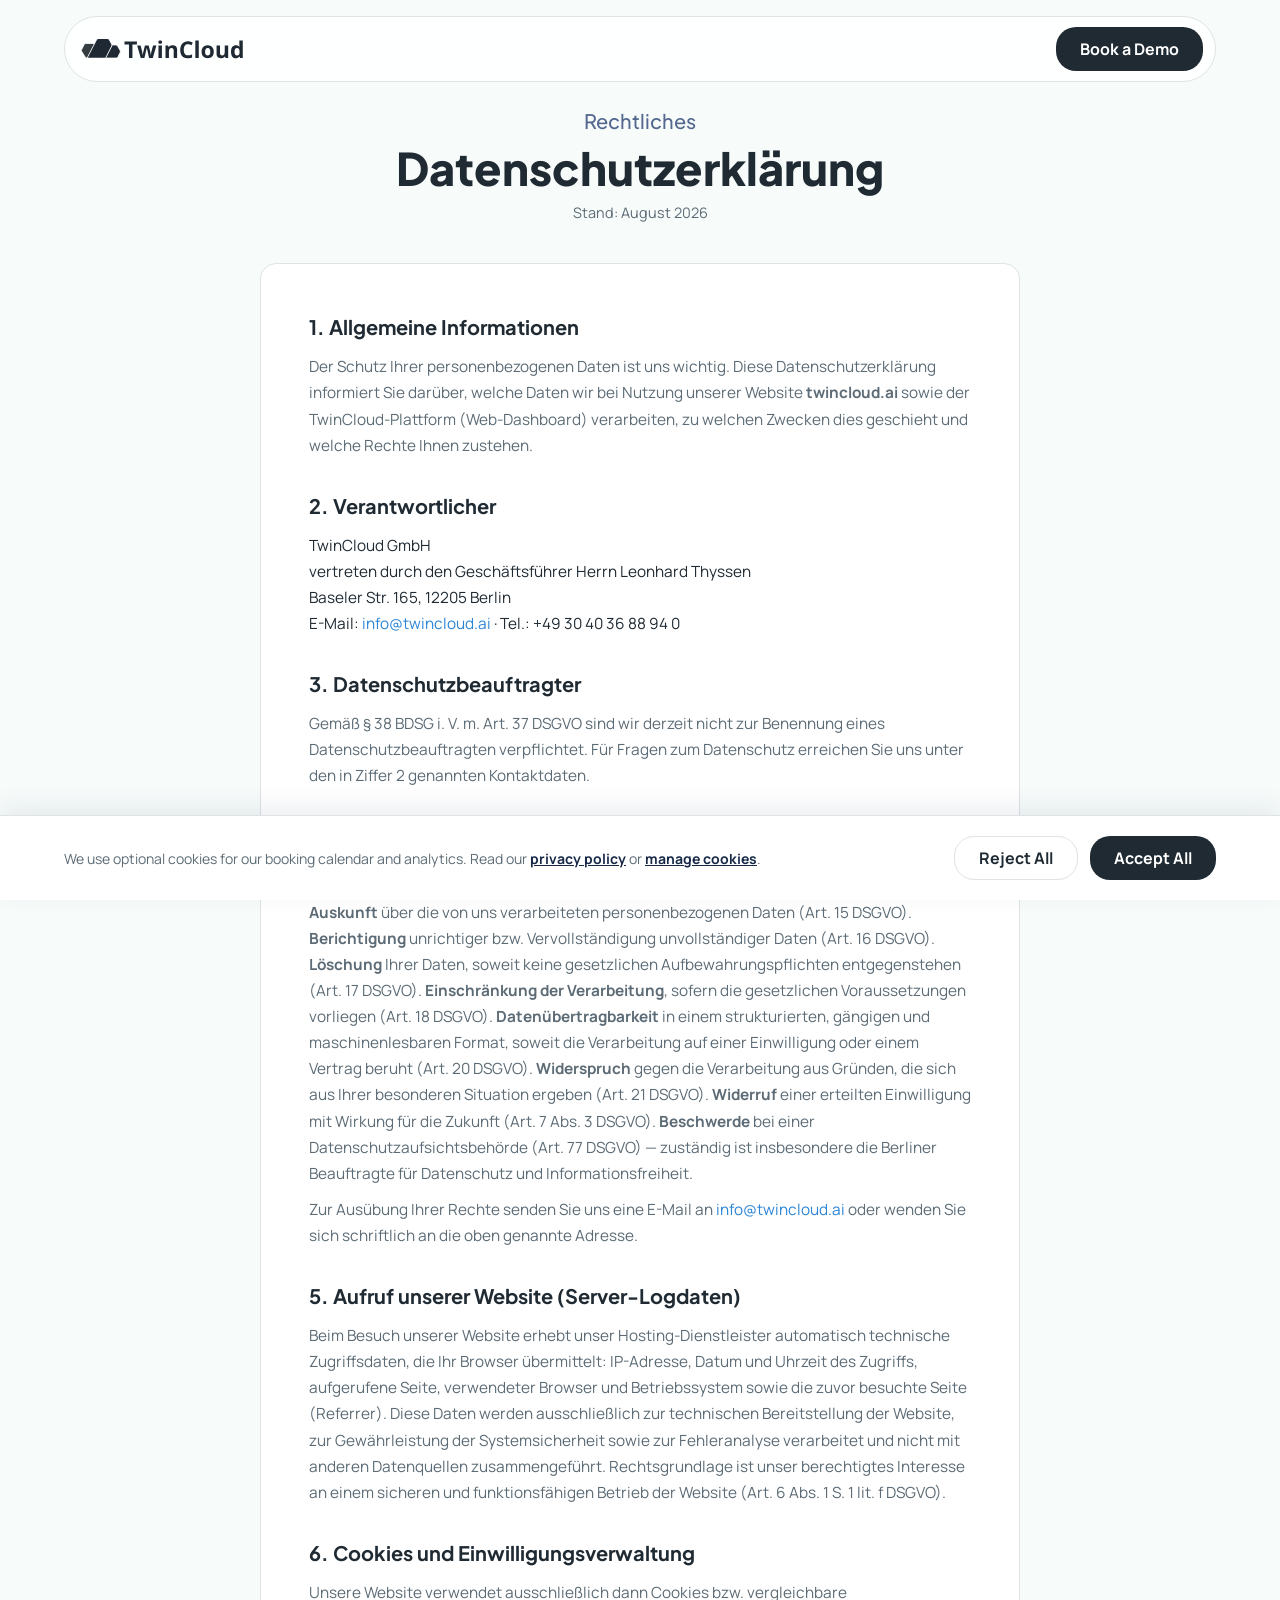
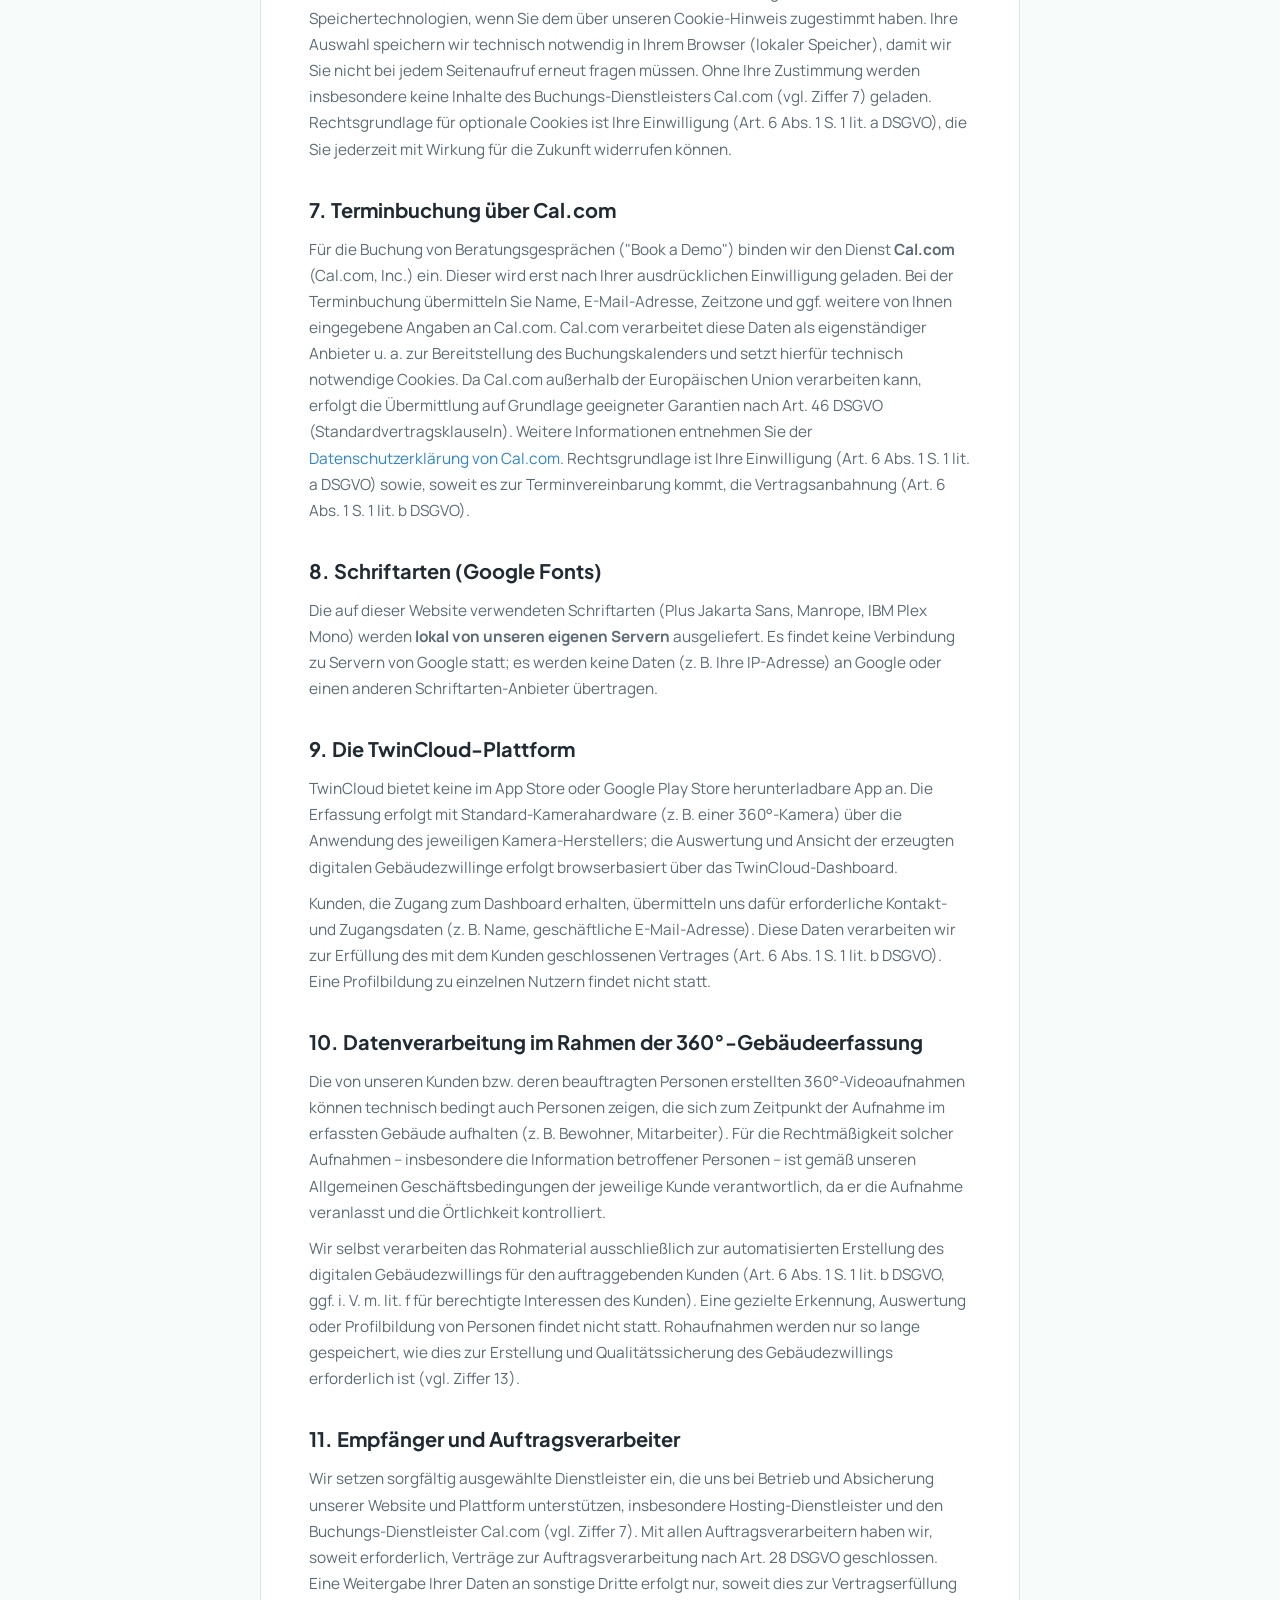
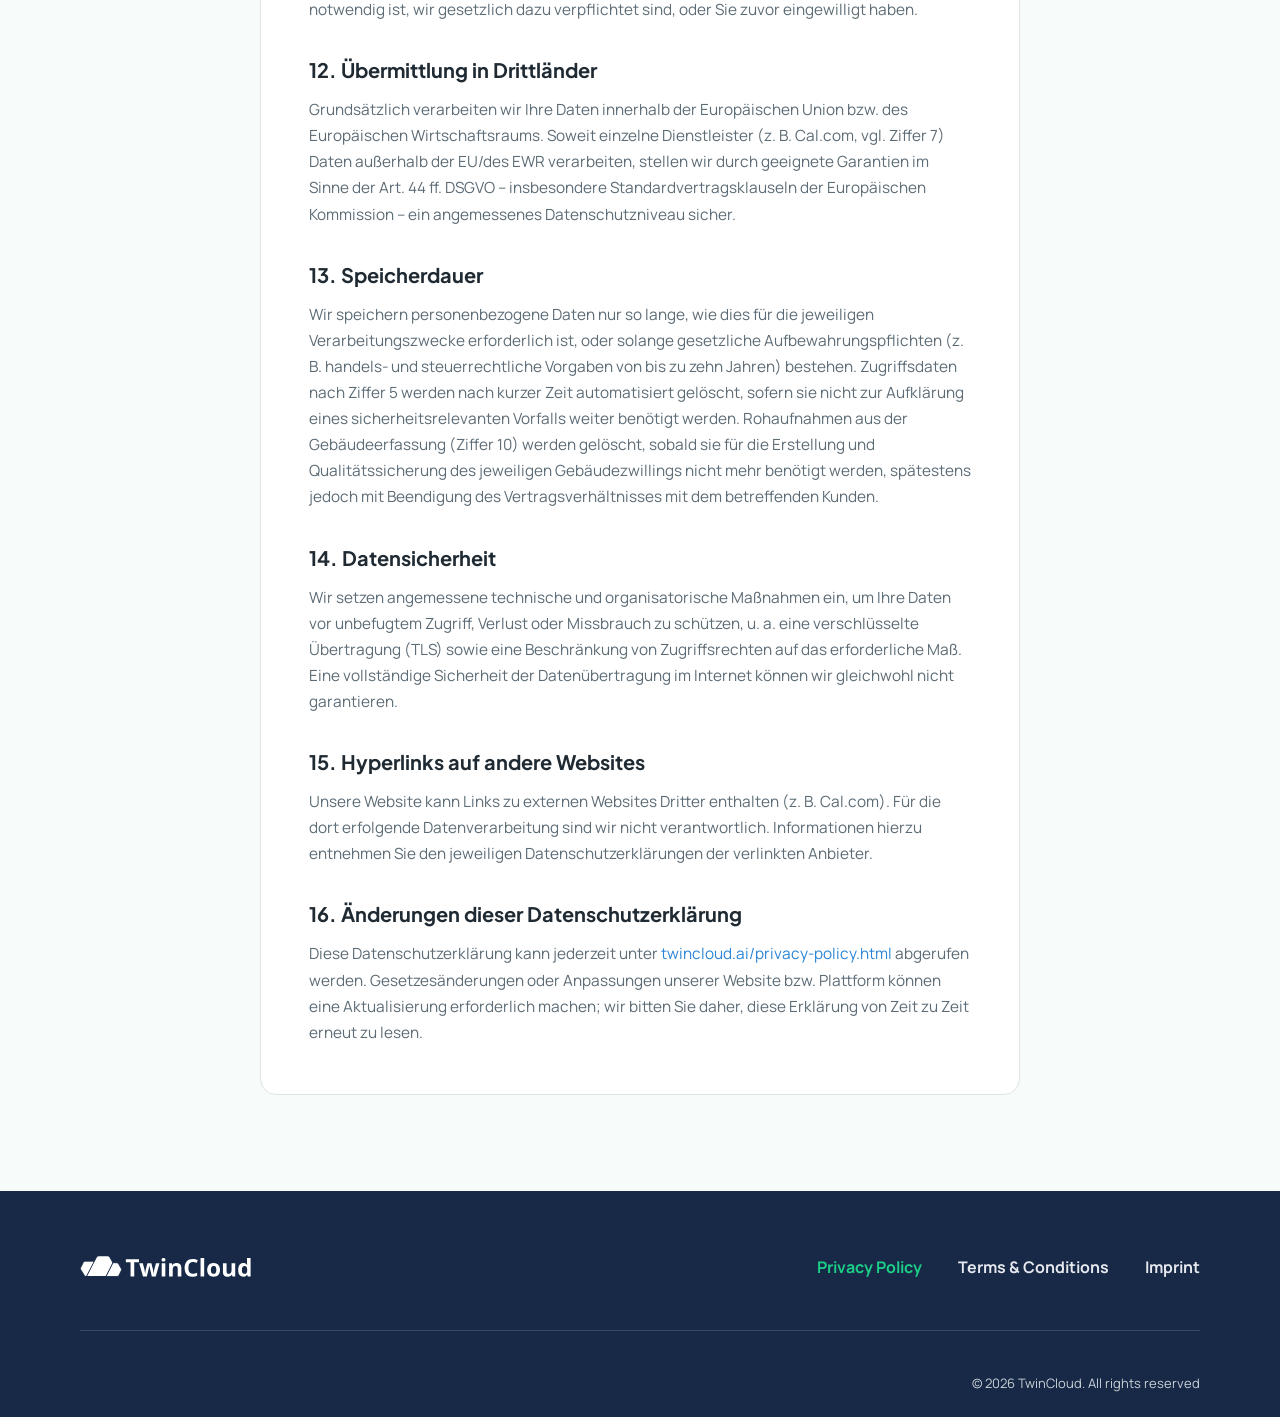
<file: privacy-policy.html>
<!doctype html>
<html lang="de">
<head>
<meta charset="UTF-8">
<meta name="viewport" content="width=device-width, initial-scale=1.0">
<title>Datenschutzerklärung — TwinCloud</title>
<meta name="description" content="Datenschutzerklärung der TwinCloud GmbH.">
<link rel="stylesheet" href="assets/css/cookie-banner.css">
<style>
  /* Self-hosted fonts (not Google's CDN) — avoids sending visitor IPs to Google */
  @font-face {
    font-family: "Plus Jakarta Sans";
    font-style: normal;
    font-weight: 500 800;
    font-display: swap;
    src: url("assets/fonts/plus-jakarta-sans-variable.woff2") format("woff2");
  }
  @font-face {
    font-family: "Manrope";
    font-style: normal;
    font-weight: 400 800;
    font-display: swap;
    src: url("assets/fonts/manrope-variable.woff2") format("woff2");
  }
  :root {
    --primary: #172947;
    --secondary: #2B85D6;
    --accent: #1CCF87;
    --ink: #1F2A33;
    --mid: #5C6B75;
    --border: #DDE3E6;
    --ground: #F7FBFA;
    --white: #FFFFFF;
    --blue-300: #54688F;
    --blue-50: #E6E8EE;

    --font-display: "Plus Jakarta Sans", sans-serif;
    --font-body: "Manrope", sans-serif;

    --container-max: 1152px;
    --section-pad-x: 64px;
    --section-pad-y: 96px;
  }
  @media (max-width: 1024px) { :root { --section-pad-x: 40px; } }
  @media (max-width: 767px) { :root { --section-pad-x: 24px; --section-pad-y: 64px; } }
  @media (max-width: 480px) { :root { --section-pad-x: 20px; } }

  *, *::before, *::after { box-sizing: border-box; }
  html { scroll-behavior: smooth; }
  body {
    margin: 0;
    min-height: 100vh;
    display: flex;
    flex-direction: column;
    font-family: var(--font-body);
    color: var(--ink);
    background: var(--ground);
    line-height: 1.5;
    -webkit-font-smoothing: antialiased;
  }
  img { max-width: 100%; display: block; }
  a { color: var(--secondary); text-decoration: none; }
  a:hover { text-decoration: underline; }
  h1, h2, p { margin: 0; }
  :focus-visible { outline: 2px solid var(--secondary); outline-offset: 2px; }

  /* ==== CTA button — copied verbatim from index.html ==== */
  .cta-button {
    position: relative; display: inline-flex; align-items: center; justify-content: center;
    height: 44px; padding: 0 24px; border: none; border-radius: 20px;
    background: var(--ink); color: var(--white);
    font-family: var(--font-body); font-weight: 700; font-size: 16px; line-height: 1.5;
    overflow: hidden; isolation: isolate; transition: transform 0.2s ease, box-shadow 0.2s ease;
  }
  .cta-button::before {
    content: ""; position: absolute; inset: 0;
    background: linear-gradient(to right, rgba(23, 41, 71, 0), var(--primary));
    transform: translateX(-100%); transition: transform 0.35s ease; z-index: -1;
  }
  .cta-button:hover::before, .cta-button:focus-visible::before { transform: translateX(0); }
  .cta-button:hover { box-shadow: 0 6px 16px rgba(23, 41, 71, 0.25); }
  .cta-button:active { transform: scale(0.96); box-shadow: 0 2px 8px rgba(23, 41, 71, 0.2); }
  .cta-button span { position: relative; }
  .cta-button:hover, .cta-button:focus-visible { text-decoration: none; }

  /* ==== Site header — copied verbatim from index.html ==== */
  .site-header { position: fixed; top: 16px; left: 0; right: 0; z-index: 100; display: flex; justify-content: center; padding: 0 54px; }
  .header-pill {
    display: flex; align-items: center; justify-content: center; gap: 24px;
    width: 100%; max-width: var(--container-max); padding: 10px 12px;
    border-radius: 40px; border: 1px solid var(--border);
    background: rgba(255, 255, 255, 0.84); backdrop-filter: blur(12px);
    transition: box-shadow 0.3s ease, background-color 0.3s ease;
  }
  .header-pill.is-scrolled { box-shadow: 0 8px 24px rgba(23, 41, 71, 0.12); background: rgba(255, 255, 255, 0.96); }
  .header-brand { display: flex; align-items: center; gap: 3.6px; flex: 1; }
  .logo-lockup { height: 40px; width: auto; flex-shrink: 0; }
  .header-brand .logo-lockup { height: 38px; padding: 0 4px; }
  .header-cta { flex-shrink: 0; }
  @media (max-width: 767px) {
    .site-header { top: 0; padding: 0; }
    .header-pill {
      max-width: 100%;
      border-radius: 0;
      border: none;
      border-bottom: 1px solid var(--border);
      background: var(--white);
      backdrop-filter: none;
      padding: 14px 20px;
    }
    .header-brand .logo-lockup { height: 27px; }
  }

  /* ==== Shared section rhythm — copied verbatim from index.html ==== */
  main { flex: 1 0 auto; padding-top: 106px; }
  .section { padding: 0 var(--section-pad-x) var(--section-pad-y); display: flex; flex-direction: column; align-items: center; }
  .eyebrow { font-family: var(--font-display); font-weight: 500; font-size: 20px; line-height: 30px; color: var(--blue-300); text-align: center; }
  .page-title {
    font-family: var(--font-display); font-weight: 800; font-size: 45px; line-height: 1.15;
    color: var(--ink); text-align: center; margin: 6px 0 8px;
  }
  @media (max-width: 767px) { .page-title { font-size: 34px; } }
  .updated-note { text-align: center; color: var(--mid); font-size: 0.9rem; margin: 0 0 40px; }

  /* ---- Policy content ---- */
  .policy-content {
    width: 100%;
    max-width: 760px;
    margin: 0 auto;
    background: var(--white);
    border: 1px solid var(--border);
    border-radius: 16px;
    padding: 48px;
    display: flex;
    flex-direction: column;
    gap: 32px;
  }
  @media (max-width: 620px) { .policy-content { padding: 28px 20px; } }
  .policy-section h2 {
    font-family: var(--font-display);
    font-weight: 700;
    font-size: 20px;
    color: var(--ink);
    margin: 0 0 12px;
  }
  .policy-section p {
    color: var(--mid);
    font-size: 0.96rem;
    line-height: 1.7;
    margin: 0 0 10px;
  }
  .policy-section p:last-child { margin-bottom: 0; }
  .policy-section .addr { color: var(--ink); }

  /* ==== Footer — copied verbatim from index.html ==== */
  .site-footer { background: var(--primary); padding: 56px 80px 24px; display: flex; justify-content: center; }
  .footer-inner { display: flex; flex-direction: column; gap: 35px; width: 100%; max-width: 1120px; }
  .footer-main { display: flex; align-items: center; justify-content: space-between; gap: 24px; flex-wrap: wrap; }
  .footer-brand { display: flex; align-items: center; gap: 6px; }
  .footer-links { display: flex; gap: 36px; flex-wrap: wrap; justify-content: flex-end; }
  .footer-links a { position: relative; font-family: var(--font-body); font-weight: 700; font-size: 16px; color: var(--blue-50); white-space: nowrap; transition: color 0.2s ease; }
  .footer-links a::after { content: ""; position: absolute; left: 0; right: 100%; bottom: -4px; height: 1px; background: var(--accent); transition: right 0.25s ease; }
  .footer-links a:hover, .footer-links a:focus-visible { color: var(--accent); text-decoration: none; }
  .footer-links a:hover::after, .footer-links a:focus-visible::after { right: 0; }
  .footer-links a.current { color: var(--accent); }
  .footer-divider { height: 1px; width: 100%; background: rgba(247, 251, 250, 0.15); border: none; }
  .footer-utility { display: flex; justify-content: flex-end; }
  .footer-utility p { font-family: var(--font-body); font-weight: 400; font-size: 13px; line-height: 1.5; color: var(--ground); opacity: 0.8; text-align: right; }
  @media (max-width: 767px) {
    .site-footer { padding: 40px 24px 20px; }
    .footer-main { flex-direction: column; align-items: center; text-align: center; }
    .footer-links { justify-content: center; gap: 20px 28px; }
    .footer-utility { justify-content: center; }
    .footer-utility p { text-align: center; }
  }

  @media (prefers-reduced-motion: reduce) {
    html { scroll-behavior: auto; }
    .cta-button::before, .footer-links a::after, .logo-lockup { transition: none !important; }
  }
</style>
</head>
<body>

<div class="cookie-banner" id="cookie-banner">
  <div class="cookie-banner-inner">
    <div class="cookie-banner-main">
      <p class="cookie-banner-text">We use optional cookies for our booking calendar and analytics. Read our <a href="privacy-policy.html">privacy policy</a> or <a href="#" id="cookie-customize-btn">manage cookies</a>.</p>
      <div class="cookie-banner-actions">
        <button class="cta-button secondary" id="cookie-reject" type="button"><span>Reject All</span></button>
        <button class="cta-button" id="cookie-accept" type="button"><span>Accept All</span></button>
      </div>
    </div>
    <div class="cookie-customize" id="cookie-customize-panel" hidden>
      <div class="cookie-toggle-row">
        <div class="cookie-toggle-copy">
          <strong>Functional</strong>
          <span>Cal.com booking calendar</span>
        </div>
        <label class="cookie-toggle-switch">
          <input type="checkbox" id="toggle-functional">
          <span class="slider"></span>
        </label>
      </div>
      <div class="cookie-toggle-row">
        <div class="cookie-toggle-copy">
          <strong>Analytics</strong>
          <span>Google Analytics, to understand site usage</span>
        </div>
        <label class="cookie-toggle-switch">
          <input type="checkbox" id="toggle-analytics">
          <span class="slider"></span>
        </label>
      </div>
      <div class="cookie-customize-actions">
        <button class="cta-button" id="cookie-save-preferences" type="button"><span>Save preferences</span></button>
      </div>
    </div>
  </div>
</div>
<script src="assets/js/consent.js"></script>

<header class="site-header">
  <div class="header-pill">
    <a class="header-brand" href="index.html" aria-label="TwinCloud home">
      <picture>
        <source media="(max-width: 767px)" srcset="assets/logo/twincloud-logo-mark.svg">
        <img class="logo-lockup" src="assets/logo/twincloud-logo-lockup.svg" alt="TwinCloud">
      </picture>
    </a>
    <a class="cta-button header-cta" href="index.html#contact"><span>Book a Demo</span></a>
  </div>
</header>

<main>
  <div class="section">
    <p class="eyebrow">Rechtliches</p>
    <h1 class="page-title">Datenschutzerklärung</h1>
    <p class="updated-note">Stand: August 2026</p>

    <div class="policy-content">
      <div class="policy-section">
        <h2>1. Allgemeine Informationen</h2>
        <p>Der Schutz Ihrer personenbezogenen Daten ist uns wichtig. Diese Datenschutzerklärung informiert Sie darüber, welche Daten wir bei Nutzung unserer Website <strong>twincloud.ai</strong> sowie der TwinCloud-Plattform (Web-Dashboard) verarbeiten, zu welchen Zwecken dies geschieht und welche Rechte Ihnen zustehen.</p>
      </div>

      <div class="policy-section">
        <h2>2. Verantwortlicher</h2>
        <p class="addr">TwinCloud GmbH<br>vertreten durch den Geschäftsführer Herrn Leonhard Thyssen<br>Baseler Str. 165, 12205 Berlin<br>E-Mail: <a href="mailto:info@twincloud.ai">info@twincloud.ai</a> · Tel.: +49 30 40 36 88 94 0</p>
      </div>

      <div class="policy-section">
        <h2>3. Datenschutzbeauftragter</h2>
        <p>Gemäß § 38 BDSG i. V. m. Art. 37 DSGVO sind wir derzeit nicht zur Benennung eines Datenschutzbeauftragten verpflichtet. Für Fragen zum Datenschutz erreichen Sie uns unter den in Ziffer 2 genannten Kontaktdaten.</p>
      </div>

      <div class="policy-section">
        <h2>4. Ihre Rechte</h2>
        <p>Als betroffene Person stehen Ihnen nach der DSGVO folgende Rechte zu:</p>
        <p><strong>Auskunft</strong> über die von uns verarbeiteten personenbezogenen Daten (Art. 15 DSGVO). <strong>Berichtigung</strong> unrichtiger bzw. Vervollständigung unvollständiger Daten (Art. 16 DSGVO). <strong>Löschung</strong> Ihrer Daten, soweit keine gesetzlichen Aufbewahrungspflichten entgegenstehen (Art. 17 DSGVO). <strong>Einschränkung der Verarbeitung</strong>, sofern die gesetzlichen Voraussetzungen vorliegen (Art. 18 DSGVO). <strong>Datenübertragbarkeit</strong> in einem strukturierten, gängigen und maschinenlesbaren Format, soweit die Verarbeitung auf einer Einwilligung oder einem Vertrag beruht (Art. 20 DSGVO). <strong>Widerspruch</strong> gegen die Verarbeitung aus Gründen, die sich aus Ihrer besonderen Situation ergeben (Art. 21 DSGVO). <strong>Widerruf</strong> einer erteilten Einwilligung mit Wirkung für die Zukunft (Art. 7 Abs. 3 DSGVO). <strong>Beschwerde</strong> bei einer Datenschutzaufsichtsbehörde (Art. 77 DSGVO) — zuständig ist insbesondere die Berliner Beauftragte für Datenschutz und Informationsfreiheit.</p>
        <p>Zur Ausübung Ihrer Rechte senden Sie uns eine E-Mail an <a href="mailto:info@twincloud.ai">info@twincloud.ai</a> oder wenden Sie sich schriftlich an die oben genannte Adresse.</p>
      </div>

      <div class="policy-section">
        <h2>5. Aufruf unserer Website (Server-Logdaten)</h2>
        <p>Beim Besuch unserer Website erhebt unser Hosting-Dienstleister automatisch technische Zugriffsdaten, die Ihr Browser übermittelt: IP-Adresse, Datum und Uhrzeit des Zugriffs, aufgerufene Seite, verwendeter Browser und Betriebssystem sowie die zuvor besuchte Seite (Referrer). Diese Daten werden ausschließlich zur technischen Bereitstellung der Website, zur Gewährleistung der Systemsicherheit sowie zur Fehleranalyse verarbeitet und nicht mit anderen Datenquellen zusammengeführt. Rechtsgrundlage ist unser berechtigtes Interesse an einem sicheren und funktionsfähigen Betrieb der Website (Art. 6 Abs. 1 S. 1 lit. f DSGVO).</p>
      </div>

      <div class="policy-section">
        <h2>6. Cookies und Einwilligungsverwaltung</h2>
        <p>Unsere Website verwendet ausschließlich dann Cookies bzw. vergleichbare Speichertechnologien, wenn Sie dem über unseren Cookie-Hinweis zugestimmt haben. Ihre Auswahl speichern wir technisch notwendig in Ihrem Browser (lokaler Speicher), damit wir Sie nicht bei jedem Seitenaufruf erneut fragen müssen. Ohne Ihre Zustimmung werden insbesondere keine Inhalte des Buchungs-Dienstleisters Cal.com (vgl. Ziffer 7) geladen. Rechtsgrundlage für optionale Cookies ist Ihre Einwilligung (Art. 6 Abs. 1 S. 1 lit. a DSGVO), die Sie jederzeit mit Wirkung für die Zukunft widerrufen können.</p>
      </div>

      <div class="policy-section">
        <h2>7. Terminbuchung über Cal.com</h2>
        <p>Für die Buchung von Beratungsgesprächen ("Book a Demo") binden wir den Dienst <strong>Cal.com</strong> (Cal.com, Inc.) ein. Dieser wird erst nach Ihrer ausdrücklichen Einwilligung geladen. Bei der Terminbuchung übermitteln Sie Name, E-Mail-Adresse, Zeitzone und ggf. weitere von Ihnen eingegebene Angaben an Cal.com. Cal.com verarbeitet diese Daten als eigenständiger Anbieter u. a. zur Bereitstellung des Buchungskalenders und setzt hierfür technisch notwendige Cookies. Da Cal.com außerhalb der Europäischen Union verarbeiten kann, erfolgt die Übermittlung auf Grundlage geeigneter Garantien nach Art. 46 DSGVO (Standardvertragsklauseln). Weitere Informationen entnehmen Sie der <a href="https://cal.com/privacy" target="_blank" rel="noopener">Datenschutzerklärung von Cal.com</a>. Rechtsgrundlage ist Ihre Einwilligung (Art. 6 Abs. 1 S. 1 lit. a DSGVO) sowie, soweit es zur Terminvereinbarung kommt, die Vertragsanbahnung (Art. 6 Abs. 1 S. 1 lit. b DSGVO).</p>
      </div>

      <div class="policy-section">
        <h2>8. Schriftarten (Google Fonts)</h2>
        <p>Die auf dieser Website verwendeten Schriftarten (Plus Jakarta Sans, Manrope, IBM Plex Mono) werden <strong>lokal von unseren eigenen Servern</strong> ausgeliefert. Es findet keine Verbindung zu Servern von Google statt; es werden keine Daten (z. B. Ihre IP-Adresse) an Google oder einen anderen Schriftarten-Anbieter übertragen.</p>
      </div>

      <div class="policy-section">
        <h2>9. Die TwinCloud-Plattform</h2>
        <p>TwinCloud bietet keine im App Store oder Google Play Store herunterladbare App an. Die Erfassung erfolgt mit Standard-Kamerahardware (z. B. einer 360°-Kamera) über die Anwendung des jeweiligen Kamera-Herstellers; die Auswertung und Ansicht der erzeugten digitalen Gebäudezwillinge erfolgt browserbasiert über das TwinCloud-Dashboard.</p>
        <p>Kunden, die Zugang zum Dashboard erhalten, übermitteln uns dafür erforderliche Kontakt- und Zugangsdaten (z. B. Name, geschäftliche E-Mail-Adresse). Diese Daten verarbeiten wir zur Erfüllung des mit dem Kunden geschlossenen Vertrages (Art. 6 Abs. 1 S. 1 lit. b DSGVO). Eine Profilbildung zu einzelnen Nutzern findet nicht statt.</p>
      </div>

      <div class="policy-section">
        <h2>10. Datenverarbeitung im Rahmen der 360°-Gebäudeerfassung</h2>
        <p>Die von unseren Kunden bzw. deren beauftragten Personen erstellten 360°-Videoaufnahmen können technisch bedingt auch Personen zeigen, die sich zum Zeitpunkt der Aufnahme im erfassten Gebäude aufhalten (z. B. Bewohner, Mitarbeiter). Für die Rechtmäßigkeit solcher Aufnahmen – insbesondere die Information betroffener Personen – ist gemäß unseren Allgemeinen Geschäftsbedingungen der jeweilige Kunde verantwortlich, da er die Aufnahme veranlasst und die Örtlichkeit kontrolliert.</p>
        <p>Wir selbst verarbeiten das Rohmaterial ausschließlich zur automatisierten Erstellung des digitalen Gebäudezwillings für den auftraggebenden Kunden (Art. 6 Abs. 1 S. 1 lit. b DSGVO, ggf. i. V. m. lit. f für berechtigte Interessen des Kunden). Eine gezielte Erkennung, Auswertung oder Profilbildung von Personen findet nicht statt. Rohaufnahmen werden nur so lange gespeichert, wie dies zur Erstellung und Qualitätssicherung des Gebäudezwillings erforderlich ist (vgl. Ziffer 13).</p>
      </div>

      <div class="policy-section">
        <h2>11. Empfänger und Auftragsverarbeiter</h2>
        <p>Wir setzen sorgfältig ausgewählte Dienstleister ein, die uns bei Betrieb und Absicherung unserer Website und Plattform unterstützen, insbesondere Hosting-Dienstleister und den Buchungs-Dienstleister Cal.com (vgl. Ziffer 7). Mit allen Auftragsverarbeitern haben wir, soweit erforderlich, Verträge zur Auftragsverarbeitung nach Art. 28 DSGVO geschlossen. Eine Weitergabe Ihrer Daten an sonstige Dritte erfolgt nur, soweit dies zur Vertragserfüllung notwendig ist, wir gesetzlich dazu verpflichtet sind, oder Sie zuvor eingewilligt haben.</p>
      </div>

      <div class="policy-section">
        <h2>12. Übermittlung in Drittländer</h2>
        <p>Grundsätzlich verarbeiten wir Ihre Daten innerhalb der Europäischen Union bzw. des Europäischen Wirtschaftsraums. Soweit einzelne Dienstleister (z. B. Cal.com, vgl. Ziffer 7) Daten außerhalb der EU/des EWR verarbeiten, stellen wir durch geeignete Garantien im Sinne der Art. 44 ff. DSGVO – insbesondere Standardvertragsklauseln der Europäischen Kommission – ein angemessenes Datenschutzniveau sicher.</p>
      </div>

      <div class="policy-section">
        <h2>13. Speicherdauer</h2>
        <p>Wir speichern personenbezogene Daten nur so lange, wie dies für die jeweiligen Verarbeitungszwecke erforderlich ist, oder solange gesetzliche Aufbewahrungspflichten (z. B. handels- und steuerrechtliche Vorgaben von bis zu zehn Jahren) bestehen. Zugriffsdaten nach Ziffer 5 werden nach kurzer Zeit automatisiert gelöscht, sofern sie nicht zur Aufklärung eines sicherheitsrelevanten Vorfalls weiter benötigt werden. Rohaufnahmen aus der Gebäudeerfassung (Ziffer 10) werden gelöscht, sobald sie für die Erstellung und Qualitätssicherung des jeweiligen Gebäudezwillings nicht mehr benötigt werden, spätestens jedoch mit Beendigung des Vertragsverhältnisses mit dem betreffenden Kunden.</p>
      </div>

      <div class="policy-section">
        <h2>14. Datensicherheit</h2>
        <p>Wir setzen angemessene technische und organisatorische Maßnahmen ein, um Ihre Daten vor unbefugtem Zugriff, Verlust oder Missbrauch zu schützen, u. a. eine verschlüsselte Übertragung (TLS) sowie eine Beschränkung von Zugriffsrechten auf das erforderliche Maß. Eine vollständige Sicherheit der Datenübertragung im Internet können wir gleichwohl nicht garantieren.</p>
      </div>

      <div class="policy-section">
        <h2>15. Hyperlinks auf andere Websites</h2>
        <p>Unsere Website kann Links zu externen Websites Dritter enthalten (z. B. Cal.com). Für die dort erfolgende Datenverarbeitung sind wir nicht verantwortlich. Informationen hierzu entnehmen Sie den jeweiligen Datenschutzerklärungen der verlinkten Anbieter.</p>
      </div>

      <div class="policy-section">
        <h2>16. Änderungen dieser Datenschutzerklärung</h2>
        <p>Diese Datenschutzerklärung kann jederzeit unter <a href="privacy-policy.html">twincloud.ai/privacy-policy.html</a> abgerufen werden. Gesetzesänderungen oder Anpassungen unserer Website bzw. Plattform können eine Aktualisierung erforderlich machen; wir bitten Sie daher, diese Erklärung von Zeit zu Zeit erneut zu lesen.</p>
      </div>
    </div>
  </div>
</main>

<footer class="site-footer">
  <div class="footer-inner">
    <div class="footer-main">
      <div class="footer-brand">
        <img class="logo-lockup" src="assets/logo/twincloud-logo-lockup-footer.svg" alt="TwinCloud">
      </div>
      <nav class="footer-links" aria-label="Footer">
        <a href="privacy-policy.html" class="current">Privacy Policy</a>
        <a href="terms.html">Terms &amp; Conditions</a>
        <a href="impressum.html">Imprint</a>
      </nav>
    </div>
    <hr class="footer-divider">
    <div class="footer-utility">
      <p>© 2026 TwinCloud. All rights reserved</p>
    </div>
  </div>
</footer>

<script>
  var headerPill = document.querySelector('.header-pill');
  if (headerPill) {
    window.addEventListener('scroll', function () {
      headerPill.classList.toggle('is-scrolled', window.scrollY > 8);
    }, { passive: true });
  }
</script>
</body>
</html>
</file>
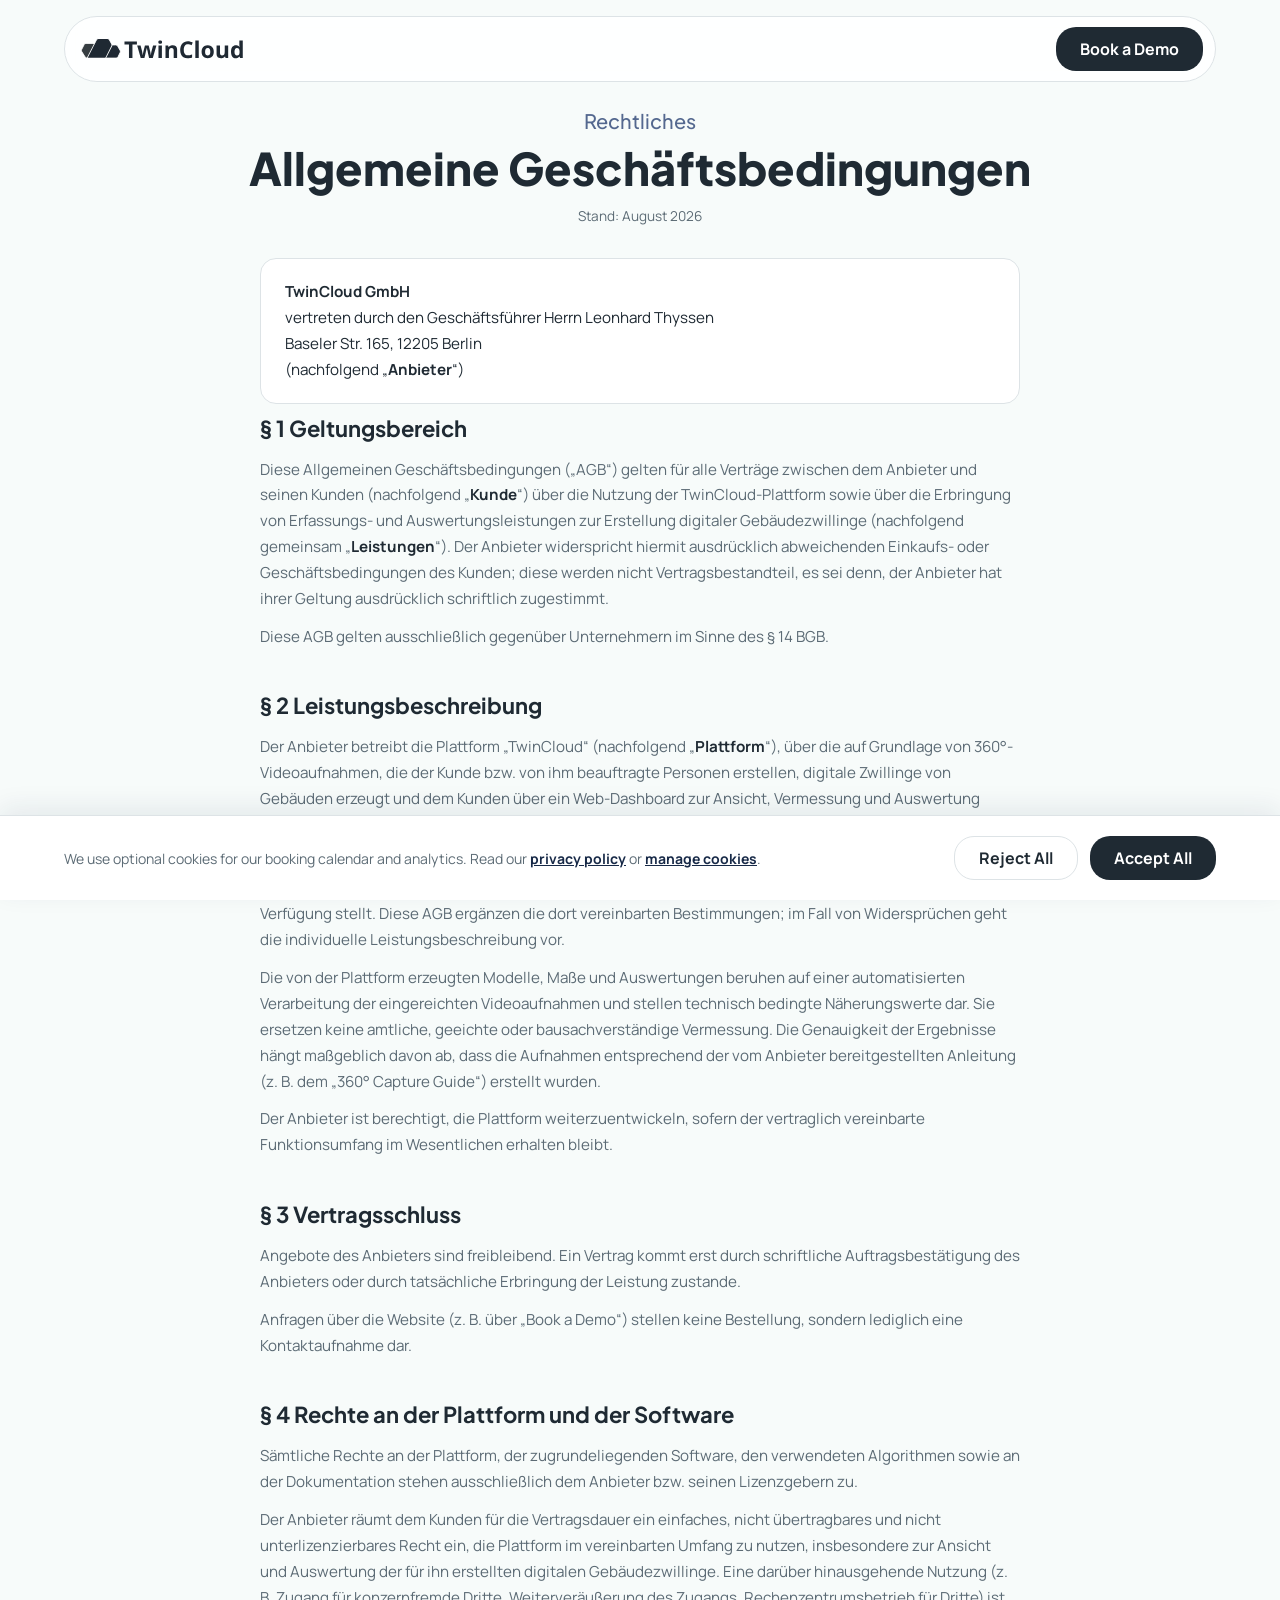
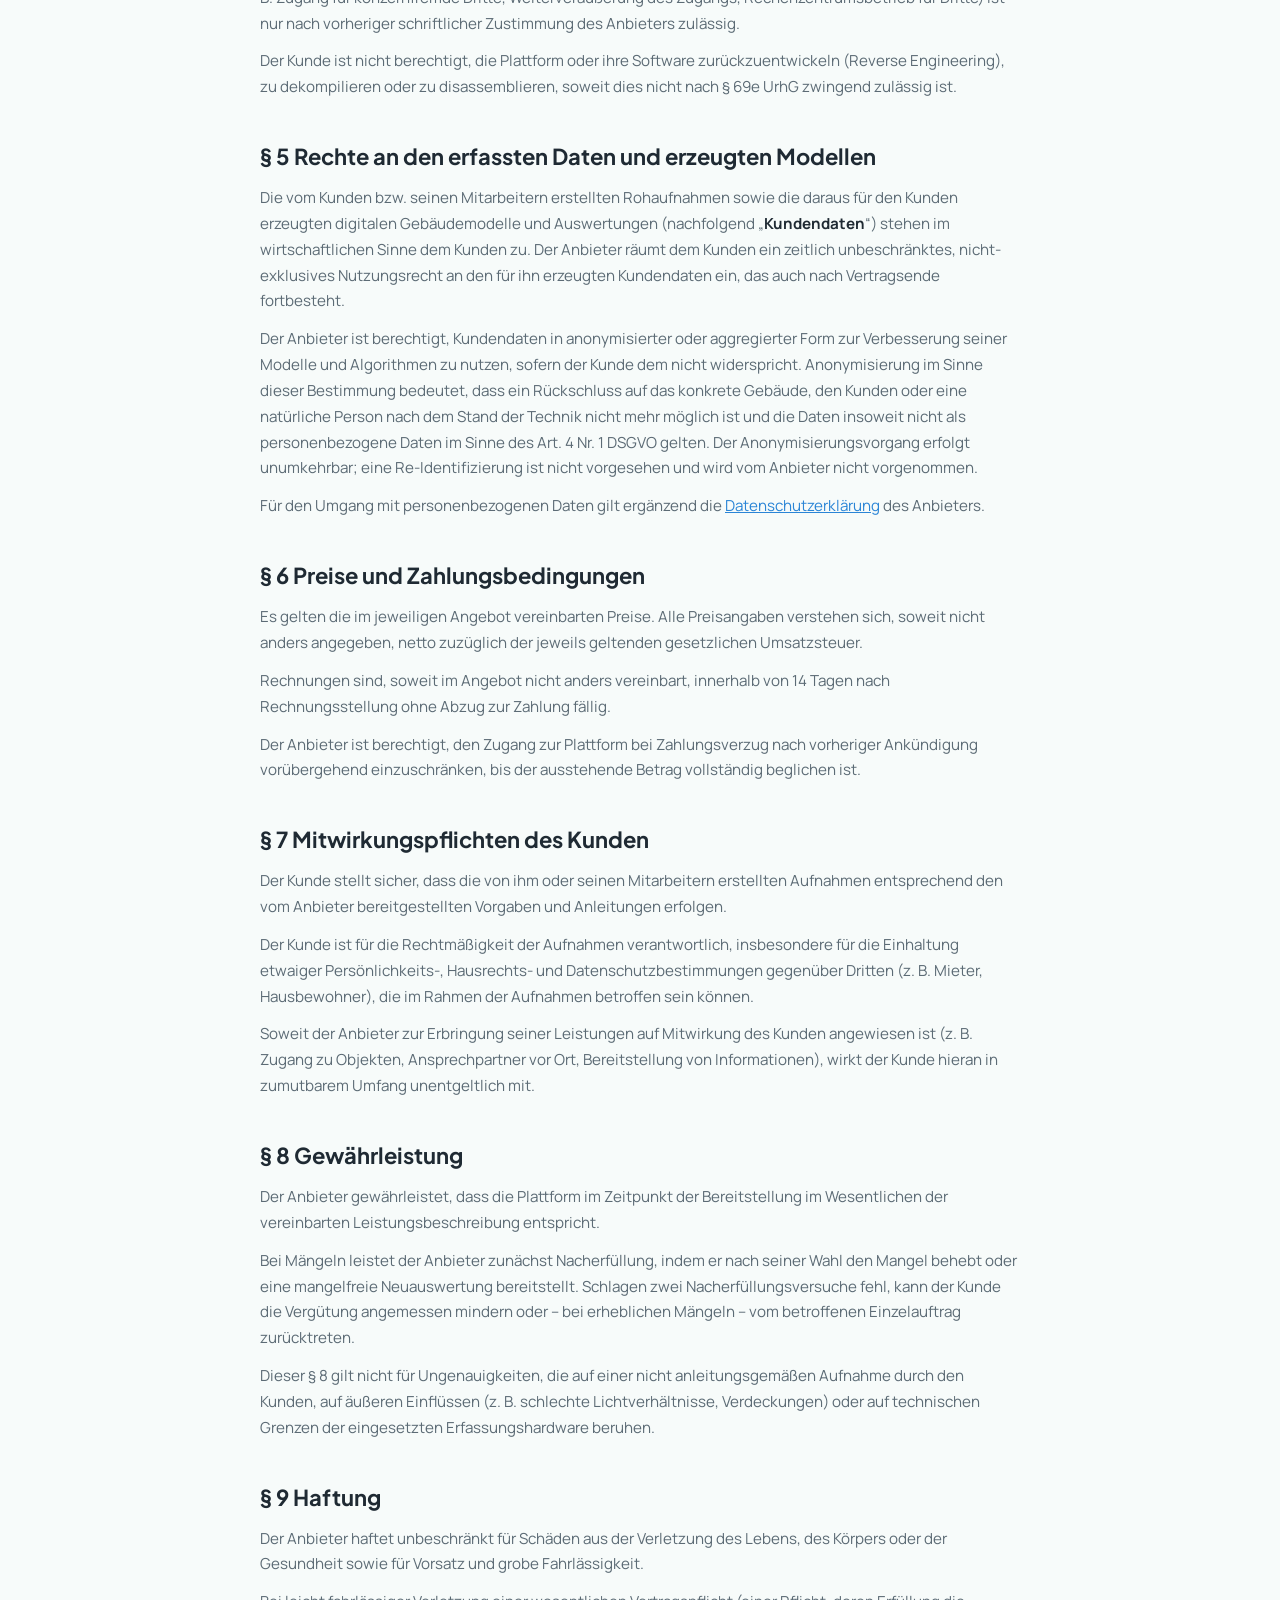
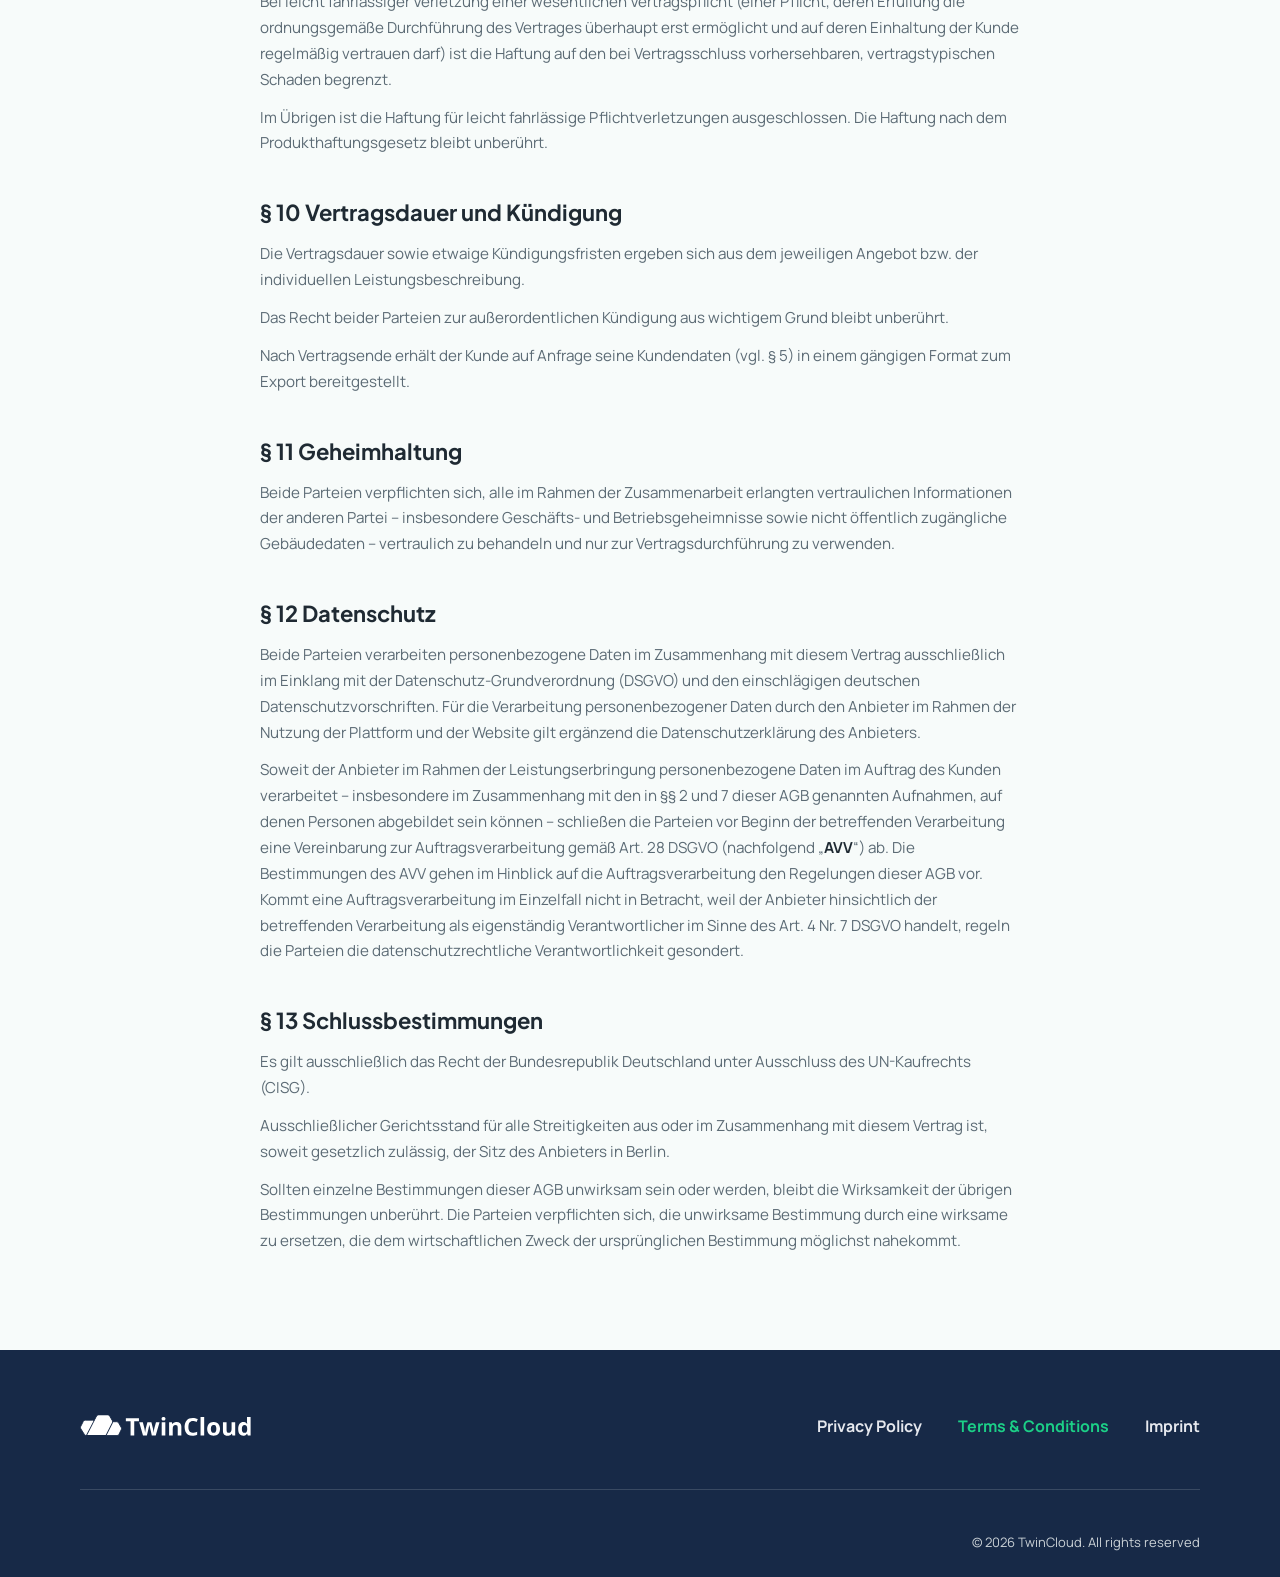
<file: terms.html>
<!doctype html>
<html lang="de">
<head>
<meta charset="UTF-8">
<meta name="viewport" content="width=device-width, initial-scale=1.0">
<title>Allgemeine Geschäftsbedingungen — TwinCloud</title>
<meta name="description" content="Allgemeine Geschäftsbedingungen (AGB) der TwinCloud GmbH.">
<link rel="stylesheet" href="assets/css/cookie-banner.css">
<style>
  /* Self-hosted fonts (not Google's CDN) — avoids sending visitor IPs to Google */
  @font-face {
    font-family: "Plus Jakarta Sans";
    font-style: normal;
    font-weight: 500 800;
    font-display: swap;
    src: url("assets/fonts/plus-jakarta-sans-variable.woff2") format("woff2");
  }
  @font-face {
    font-family: "Manrope";
    font-style: normal;
    font-weight: 400 800;
    font-display: swap;
    src: url("assets/fonts/manrope-variable.woff2") format("woff2");
  }
  :root {
    --primary: #172947;
    --secondary: #2B85D6;
    --accent: #1CCF87;
    --ink: #1F2A33;
    --mid: #5C6B75;
    --border: #DDE3E6;
    --ground: #F7FBFA;
    --warning: #D89A32;
    --warning-tint: rgba(216, 154, 50, 0.12);
    --white: #FFFFFF;
    --blue-300: #54688F;
    --blue-50: #E6E8EE;

    --font-display: "Plus Jakarta Sans", sans-serif;
    --font-body: "Manrope", sans-serif;

    --container-max: 1152px;
    --section-pad-x: 64px;
    --section-pad-y: 96px;
  }
  @media (max-width: 1024px) { :root { --section-pad-x: 40px; } }
  @media (max-width: 767px) { :root { --section-pad-x: 24px; --section-pad-y: 64px; } }
  @media (max-width: 480px) { :root { --section-pad-x: 20px; } }

  *, *::before, *::after { box-sizing: border-box; }
  html { scroll-behavior: smooth; }
  body {
    margin: 0;
    min-height: 100vh;
    display: flex;
    flex-direction: column;
    font-family: var(--font-body);
    color: var(--ink);
    background: var(--ground);
    line-height: 1.5;
    -webkit-font-smoothing: antialiased;
  }
  img { max-width: 100%; display: block; }
  a { color: inherit; text-decoration: none; }
  h1, h2, p { margin: 0; }
  :focus-visible { outline: 2px solid var(--secondary); outline-offset: 2px; }

  /* ==== CTA button — copied verbatim from index.html ==== */
  .cta-button {
    position: relative; display: inline-flex; align-items: center; justify-content: center;
    height: 44px; padding: 0 24px; border: none; border-radius: 20px;
    background: var(--ink); color: var(--white);
    font-family: var(--font-body); font-weight: 700; font-size: 16px; line-height: 1.5;
    overflow: hidden; isolation: isolate; transition: transform 0.2s ease, box-shadow 0.2s ease;
  }
  .cta-button::before {
    content: ""; position: absolute; inset: 0;
    background: linear-gradient(to right, rgba(23, 41, 71, 0), var(--primary));
    transform: translateX(-100%); transition: transform 0.35s ease; z-index: -1;
  }
  .cta-button:hover::before, .cta-button:focus-visible::before { transform: translateX(0); }
  .cta-button:hover { box-shadow: 0 6px 16px rgba(23, 41, 71, 0.25); }
  .cta-button:active { transform: scale(0.96); box-shadow: 0 2px 8px rgba(23, 41, 71, 0.2); }
  .cta-button span { position: relative; }

  /* ==== Site header — copied verbatim from index.html ==== */
  .site-header { position: fixed; top: 16px; left: 0; right: 0; z-index: 100; display: flex; justify-content: center; padding: 0 54px; }
  .header-pill {
    display: flex; align-items: center; justify-content: center; gap: 24px;
    width: 100%; max-width: var(--container-max); padding: 10px 12px;
    border-radius: 40px; border: 1px solid var(--border);
    background: rgba(255, 255, 255, 0.84); backdrop-filter: blur(12px);
    transition: box-shadow 0.3s ease, background-color 0.3s ease;
  }
  .header-pill.is-scrolled { box-shadow: 0 8px 24px rgba(23, 41, 71, 0.12); background: rgba(255, 255, 255, 0.96); }
  .header-brand { display: flex; align-items: center; gap: 3.6px; flex: 1; }
  .logo-lockup { height: 40px; width: auto; flex-shrink: 0; }
  .header-brand .logo-lockup { height: 38px; padding: 0 4px; }
  .header-cta { flex-shrink: 0; }
  @media (max-width: 767px) {
    .site-header { top: 0; padding: 0; }
    .header-pill {
      max-width: 100%;
      border-radius: 0;
      border: none;
      border-bottom: 1px solid var(--border);
      background: var(--white);
      backdrop-filter: none;
      padding: 14px 20px;
    }
    .header-brand .logo-lockup { height: 27px; }
  }

  /* ==== Shared section rhythm — copied verbatim from index.html ==== */
  main { flex: 1 0 auto; padding-top: 106px; }
  .section { padding: 0 var(--section-pad-x) var(--section-pad-y); display: flex; flex-direction: column; align-items: center; }
  .eyebrow { font-family: var(--font-display); font-weight: 500; font-size: 20px; line-height: 30px; color: var(--blue-300); text-align: center; }
  .page-title {
    font-family: var(--font-display); font-weight: 800; font-size: 45px; line-height: 1.15;
    color: var(--ink); text-align: center; margin: 6px 0 12px;
  }
  .updated { color: var(--mid); font-size: 0.85rem; text-align: center; margin-bottom: 32px; }
  @media (max-width: 767px) { .page-title { font-size: 34px; } }

  /* ---- Legal document body ---- */
  .legal-doc { width: 100%; max-width: 760px; margin: 0 auto; }
  .draft-note {
    background: var(--warning-tint); border: 1px solid #EED6AC; border-radius: 12px;
    padding: 14px 18px; font-size: 0.88rem; color: var(--mid); line-height: 1.6; margin-bottom: 40px;
  }
  .draft-note b { color: #9C6D1F; }
  .legal-doc h2 {
    font-family: var(--font-display); font-weight: 700; font-size: 22px; color: var(--ink);
    margin: 40px 0 12px;
  }
  .legal-doc h2:first-of-type { margin-top: 0; }
  .legal-doc p { color: var(--mid); font-size: 0.95rem; line-height: 1.7; margin: 0 0 12px; }
  .legal-doc p:last-of-type { margin-bottom: 0; }
  .legal-doc strong { color: var(--ink); }
  .legal-doc .party-block {
    background: var(--white); border: 1px solid var(--border); border-radius: 16px;
    padding: 20px 24px; margin-bottom: 8px;
  }
  .legal-doc .party-block p { color: var(--ink); margin: 0; }

  /* ==== Footer — copied verbatim from index.html ==== */
  .site-footer { background: var(--primary); padding: 56px 80px 24px; display: flex; justify-content: center; }
  .footer-inner { display: flex; flex-direction: column; gap: 35px; width: 100%; max-width: 1120px; }
  .footer-main { display: flex; align-items: center; justify-content: space-between; gap: 24px; flex-wrap: wrap; }
  .footer-brand { display: flex; align-items: center; gap: 6px; }
  .footer-links { display: flex; gap: 36px; flex-wrap: wrap; justify-content: flex-end; }
  .footer-links a { position: relative; font-family: var(--font-body); font-weight: 700; font-size: 16px; color: var(--blue-50); white-space: nowrap; transition: color 0.2s ease; }
  .footer-links a::after { content: ""; position: absolute; left: 0; right: 100%; bottom: -4px; height: 1px; background: var(--accent); transition: right 0.25s ease; }
  .footer-links a:hover, .footer-links a:focus-visible { color: var(--accent); }
  .footer-links a:hover::after, .footer-links a:focus-visible::after { right: 0; }
  .footer-links a.current { color: var(--accent); }
  .footer-divider { height: 1px; width: 100%; background: rgba(247, 251, 250, 0.15); border: none; }
  .footer-utility { display: flex; justify-content: flex-end; }
  .footer-utility p { font-family: var(--font-body); font-weight: 400; font-size: 13px; line-height: 1.5; color: var(--ground); opacity: 0.8; text-align: right; }
  @media (max-width: 767px) {
    .site-footer { padding: 40px 24px 20px; }
    .footer-main { flex-direction: column; align-items: flex-start; }
    .footer-links { justify-content: flex-start; gap: 20px 28px; }
    .footer-utility { justify-content: flex-start; }
    .footer-utility p { text-align: left; }
  }

  @media (prefers-reduced-motion: reduce) {
    html { scroll-behavior: auto; }
    .cta-button::before, .footer-links a::after, .logo-lockup { transition: none !important; }
  }
</style>
</head>
<body>

<div class="cookie-banner" id="cookie-banner">
  <div class="cookie-banner-inner">
    <div class="cookie-banner-main">
      <p class="cookie-banner-text">We use optional cookies for our booking calendar and analytics. Read our <a href="privacy-policy.html">privacy policy</a> or <a href="#" id="cookie-customize-btn">manage cookies</a>.</p>
      <div class="cookie-banner-actions">
        <button class="cta-button secondary" id="cookie-reject" type="button"><span>Reject All</span></button>
        <button class="cta-button" id="cookie-accept" type="button"><span>Accept All</span></button>
      </div>
    </div>
    <div class="cookie-customize" id="cookie-customize-panel" hidden>
      <div class="cookie-toggle-row">
        <div class="cookie-toggle-copy">
          <strong>Functional</strong>
          <span>Cal.com booking calendar</span>
        </div>
        <label class="cookie-toggle-switch">
          <input type="checkbox" id="toggle-functional">
          <span class="slider"></span>
        </label>
      </div>
      <div class="cookie-toggle-row">
        <div class="cookie-toggle-copy">
          <strong>Analytics</strong>
          <span>Google Analytics, to understand site usage</span>
        </div>
        <label class="cookie-toggle-switch">
          <input type="checkbox" id="toggle-analytics">
          <span class="slider"></span>
        </label>
      </div>
      <div class="cookie-customize-actions">
        <button class="cta-button" id="cookie-save-preferences" type="button"><span>Save preferences</span></button>
      </div>
    </div>
  </div>
</div>
<script src="assets/js/consent.js"></script>

<header class="site-header">
  <div class="header-pill">
    <a class="header-brand" href="index.html" aria-label="TwinCloud home">
      <img class="logo-lockup" src="assets/logo/twincloud-logo-lockup.svg" alt="TwinCloud">
    </a>
    <a class="cta-button header-cta" href="index.html#contact"><span>Book a Demo</span></a>
  </div>
</header>

<main>
  <div class="section">
    <div style="width:100%; max-width: var(--container-max); margin: 0 auto;">
      <p class="eyebrow">Rechtliches</p>
      <h1 class="page-title">Allgemeine Geschäftsbedingungen</h1>
      <p class="updated">Stand: August 2026</p>
    </div>

    <div class="legal-doc">
      <div class="party-block">
        <p>
          <strong>TwinCloud GmbH</strong><br>
          vertreten durch den Geschäftsführer Herrn Leonhard Thyssen<br>
          Baseler Str. 165, 12205 Berlin<br>
          (nachfolgend „<strong>Anbieter</strong>“)
        </p>
      </div>

      <h2>§ 1 Geltungsbereich</h2>
      <p>Diese Allgemeinen Geschäftsbedingungen („AGB“) gelten für alle Verträge zwischen dem Anbieter und seinen Kunden (nachfolgend „<strong>Kunde</strong>“) über die Nutzung der TwinCloud-Plattform sowie über die Erbringung von Erfassungs- und Auswertungsleistungen zur Erstellung digitaler Gebäudezwillinge (nachfolgend gemeinsam „<strong>Leistungen</strong>“). Der Anbieter widerspricht hiermit ausdrücklich abweichenden Einkaufs- oder Geschäftsbedingungen des Kunden; diese werden nicht Vertragsbestandteil, es sei denn, der Anbieter hat ihrer Geltung ausdrücklich schriftlich zugestimmt.</p>
      <p>Diese AGB gelten ausschließlich gegenüber Unternehmern im Sinne des § 14 BGB.</p>

      <h2>§ 2 Leistungsbeschreibung</h2>
      <p>Der Anbieter betreibt die Plattform „TwinCloud“ (nachfolgend „<strong>Plattform</strong>“), über die auf Grundlage von 360°-Videoaufnahmen, die der Kunde bzw. von ihm beauftragte Personen erstellen, digitale Zwillinge von Gebäuden erzeugt und dem Kunden über ein Web-Dashboard zur Ansicht, Vermessung und Auswertung bereitgestellt werden.</p>
      <p>Umfang, Art und Preis der im Einzelfall zu erbringenden Leistungen ergeben sich aus dem jeweiligen Angebot bzw. der individuellen Leistungsbeschreibung, die der Anbieter dem Kunden vor Vertragsschluss zur Verfügung stellt. Diese AGB ergänzen die dort vereinbarten Bestimmungen; im Fall von Widersprüchen geht die individuelle Leistungsbeschreibung vor.</p>
      <p>Die von der Plattform erzeugten Modelle, Maße und Auswertungen beruhen auf einer automatisierten Verarbeitung der eingereichten Videoaufnahmen und stellen technisch bedingte Näherungswerte dar. Sie ersetzen keine amtliche, geeichte oder bausachverständige Vermessung. Die Genauigkeit der Ergebnisse hängt maßgeblich davon ab, dass die Aufnahmen entsprechend der vom Anbieter bereitgestellten Anleitung (z. B. dem „360° Capture Guide“) erstellt wurden.</p>
      <p>Der Anbieter ist berechtigt, die Plattform weiterzuentwickeln, sofern der vertraglich vereinbarte Funktionsumfang im Wesentlichen erhalten bleibt.</p>

      <h2>§ 3 Vertragsschluss</h2>
      <p>Angebote des Anbieters sind freibleibend. Ein Vertrag kommt erst durch schriftliche Auftragsbestätigung des Anbieters oder durch tatsächliche Erbringung der Leistung zustande.</p>
      <p>Anfragen über die Website (z. B. über „Book a Demo“) stellen keine Bestellung, sondern lediglich eine Kontaktaufnahme dar.</p>

      <h2>§ 4 Rechte an der Plattform und der Software</h2>
      <p>Sämtliche Rechte an der Plattform, der zugrundeliegenden Software, den verwendeten Algorithmen sowie an der Dokumentation stehen ausschließlich dem Anbieter bzw. seinen Lizenzgebern zu.</p>
      <p>Der Anbieter räumt dem Kunden für die Vertragsdauer ein einfaches, nicht übertragbares und nicht unterlizenzierbares Recht ein, die Plattform im vereinbarten Umfang zu nutzen, insbesondere zur Ansicht und Auswertung der für ihn erstellten digitalen Gebäudezwillinge. Eine darüber hinausgehende Nutzung (z. B. Zugang für konzernfremde Dritte, Weiterveräußerung des Zugangs, Rechenzentrumsbetrieb für Dritte) ist nur nach vorheriger schriftlicher Zustimmung des Anbieters zulässig.</p>
      <p>Der Kunde ist nicht berechtigt, die Plattform oder ihre Software zurückzuentwickeln (Reverse Engineering), zu dekompilieren oder zu disassemblieren, soweit dies nicht nach § 69e UrhG zwingend zulässig ist.</p>

      <h2>§ 5 Rechte an den erfassten Daten und erzeugten Modellen</h2>
      <p>Die vom Kunden bzw. seinen Mitarbeitern erstellten Rohaufnahmen sowie die daraus für den Kunden erzeugten digitalen Gebäudemodelle und Auswertungen (nachfolgend „<strong>Kundendaten</strong>“) stehen im wirtschaftlichen Sinne dem Kunden zu. Der Anbieter räumt dem Kunden ein zeitlich unbeschränktes, nicht-exklusives Nutzungsrecht an den für ihn erzeugten Kundendaten ein, das auch nach Vertragsende fortbesteht.</p>
      <p>Der Anbieter ist berechtigt, Kundendaten in anonymisierter oder aggregierter Form zur Verbesserung seiner Modelle und Algorithmen zu nutzen, sofern der Kunde dem nicht widerspricht. Anonymisierung im Sinne dieser Bestimmung bedeutet, dass ein Rückschluss auf das konkrete Gebäude, den Kunden oder eine natürliche Person nach dem Stand der Technik nicht mehr möglich ist und die Daten insoweit nicht als personenbezogene Daten im Sinne des Art. 4 Nr. 1 DSGVO gelten. Der Anonymisierungsvorgang erfolgt unumkehrbar; eine Re-Identifizierung ist nicht vorgesehen und wird vom Anbieter nicht vorgenommen.</p>
      <p>Für den Umgang mit personenbezogenen Daten gilt ergänzend die <a href="privacy-policy.html" style="color:var(--secondary); text-decoration: underline;">Datenschutzerklärung</a> des Anbieters.</p>

      <h2>§ 6 Preise und Zahlungsbedingungen</h2>
      <p>Es gelten die im jeweiligen Angebot vereinbarten Preise. Alle Preisangaben verstehen sich, soweit nicht anders angegeben, netto zuzüglich der jeweils geltenden gesetzlichen Umsatzsteuer.</p>
      <p>Rechnungen sind, soweit im Angebot nicht anders vereinbart, innerhalb von 14 Tagen nach Rechnungsstellung ohne Abzug zur Zahlung fällig.</p>
      <p>Der Anbieter ist berechtigt, den Zugang zur Plattform bei Zahlungsverzug nach vorheriger Ankündigung vorübergehend einzuschränken, bis der ausstehende Betrag vollständig begli­chen ist.</p>

      <h2>§ 7 Mitwirkungspflichten des Kunden</h2>
      <p>Der Kunde stellt sicher, dass die von ihm oder seinen Mitarbeitern erstellten Aufnahmen entsprechend den vom Anbieter bereitgestellten Vorgaben und Anleitungen erfolgen.</p>
      <p>Der Kunde ist für die Rechtmäßigkeit der Aufnahmen verantwortlich, insbesondere für die Einhaltung etwaiger Persönlichkeits-, Hausrechts- und Datenschutzbestimmungen gegenüber Dritten (z. B. Mieter, Hausbewohner), die im Rahmen der Aufnahmen betroffen sein können.</p>
      <p>Soweit der Anbieter zur Erbringung seiner Leistungen auf Mitwirkung des Kunden angewiesen ist (z. B. Zugang zu Objekten, Ansprechpartner vor Ort, Bereitstellung von Informationen), wirkt der Kunde hieran in zumutbarem Umfang unentgeltlich mit.</p>

      <h2>§ 8 Gewährleistung</h2>
      <p>Der Anbieter gewährleistet, dass die Plattform im Zeitpunkt der Bereitstellung im Wesentlichen der vereinbarten Leistungsbeschreibung entspricht.</p>
      <p>Bei Mängeln leistet der Anbieter zunächst Nacherfüllung, indem er nach seiner Wahl den Mangel behebt oder eine mangelfreie Neuauswertung bereitstellt. Schlagen zwei Nacherfüllungsversuche fehl, kann der Kunde die Vergütung angemessen mindern oder – bei erheblichen Mängeln – vom betroffenen Einzelauftrag zurücktreten.</p>
      <p>Dieser § 8 gilt nicht für Ungenauigkeiten, die auf einer nicht anleitungsgemäßen Aufnahme durch den Kunden, auf äußeren Einflüssen (z. B. schlechte Lichtverhältnisse, Verdeckungen) oder auf technischen Grenzen der eingesetzten Erfassungshardware beruhen.</p>

      <h2>§ 9 Haftung</h2>
      <p>Der Anbieter haftet unbeschränkt für Schäden aus der Verletzung des Lebens, des Körpers oder der Gesundheit sowie für Vorsatz und grobe Fahrlässigkeit.</p>
      <p>Bei leicht fahrlässiger Verletzung einer wesentlichen Vertragspflicht (einer Pflicht, deren Erfüllung die ordnungsgemäße Durchführung des Vertrages überhaupt erst ermöglicht und auf deren Einhaltung der Kunde regelmäßig vertrauen darf) ist die Haftung auf den bei Vertragsschluss vorhersehbaren, vertragstypischen Schaden begrenzt.</p>
      <p>Im Übrigen ist die Haftung für leicht fahrlässige Pflichtverletzungen ausgeschlossen. Die Haftung nach dem Produkthaftungsgesetz bleibt unberührt.</p>

      <h2>§ 10 Vertragsdauer und Kündigung</h2>
      <p>Die Vertragsdauer sowie etwaige Kündigungsfristen ergeben sich aus dem jeweiligen Angebot bzw. der individuellen Leistungsbeschreibung.</p>
      <p>Das Recht beider Parteien zur außerordentlichen Kündigung aus wichtigem Grund bleibt unberührt.</p>
      <p>Nach Vertragsende erhält der Kunde auf Anfrage seine Kundendaten (vgl. § 5) in einem gängigen Format zum Export bereitgestellt.</p>

      <h2>§ 11 Geheimhaltung</h2>
      <p>Beide Parteien verpflichten sich, alle im Rahmen der Zusammenarbeit erlangten vertraulichen Informationen der anderen Partei – insbesondere Geschäfts- und Betriebsgeheimnisse sowie nicht öffentlich zugängliche Gebäudedaten – vertraulich zu behandeln und nur zur Vertragsdurchführung zu verwenden.</p>

      <h2>§ 12 Datenschutz</h2>
      <p>Beide Parteien verarbeiten personenbezogene Daten im Zusammenhang mit diesem Vertrag ausschließlich im Einklang mit der Datenschutz-Grundverordnung (DSGVO) und den einschlägigen deutschen Datenschutzvorschriften. Für die Verarbeitung personenbezogener Daten durch den Anbieter im Rahmen der Nutzung der Plattform und der Website gilt ergänzend die Datenschutzerklärung des Anbieters.</p>
      <p>Soweit der Anbieter im Rahmen der Leistungserbringung personenbezogene Daten im Auftrag des Kunden verarbeitet – insbesondere im Zusammenhang mit den in §§ 2 und 7 dieser AGB genannten Aufnahmen, auf denen Personen abgebildet sein können – schließen die Parteien vor Beginn der betreffenden Verarbeitung eine Vereinbarung zur Auftragsverarbeitung gemäß Art. 28 DSGVO (nachfolgend „<strong>AVV</strong>“) ab. Die Bestimmungen des AVV gehen im Hinblick auf die Auftragsverarbeitung den Regelungen dieser AGB vor. Kommt eine Auftragsverarbeitung im Einzelfall nicht in Betracht, weil der Anbieter hinsichtlich der betreffenden Verarbeitung als eigenständig Verantwortlicher im Sinne des Art. 4 Nr. 7 DSGVO handelt, regeln die Parteien die datenschutzrechtliche Verantwortlichkeit gesondert.</p>

      <h2>§ 13 Schlussbestimmungen</h2>
      <p>Es gilt ausschließlich das Recht der Bundesrepublik Deutschland unter Ausschluss des UN-Kaufrechts (CISG).</p>
      <p>Ausschließlicher Gerichtsstand für alle Streitigkeiten aus oder im Zusammenhang mit diesem Vertrag ist, soweit gesetzlich zulässig, der Sitz des Anbieters in Berlin.</p>
      <p>Sollten einzelne Bestimmungen dieser AGB unwirksam sein oder werden, bleibt die Wirksamkeit der übrigen Bestimmungen unberührt. Die Parteien verpflichten sich, die unwirksame Bestimmung durch eine wirksame zu ersetzen, die dem wirtschaftlichen Zweck der ursprünglichen Bestimmung möglichst nahekommt.</p>
    </div>
  </div>
</main>

<footer class="site-footer">
  <div class="footer-inner">
    <div class="footer-main">
      <div class="footer-brand">
        <img class="logo-lockup" src="assets/logo/twincloud-logo-lockup-footer.svg" alt="TwinCloud">
      </div>
      <nav class="footer-links" aria-label="Footer">
        <a href="privacy-policy.html">Privacy Policy</a>
        <a href="terms.html" class="current">Terms &amp; Conditions</a>
        <a href="impressum.html">Imprint</a>
      </nav>
    </div>
    <hr class="footer-divider">
    <div class="footer-utility">
      <p>© 2026 TwinCloud. All rights reserved</p>
    </div>
  </div>
</footer>

<script>
  var headerPill = document.querySelector('.header-pill');
  if (headerPill) {
    window.addEventListener('scroll', function () {
      headerPill.classList.toggle('is-scrolled', window.scrollY > 8);
    }, { passive: true });
  }
</script>
</body>
</html>
</file>
<file: assets/css/cookie-banner.css>
/* ==== Shared cookie consent banner — used on every page ==== */
/* Relies on design tokens (--white, --ink, --mid, --border, --accent, --primary,
   --font-body, --container-max) already defined in each page's :root. */

.cta-button.secondary { background: var(--white); color: var(--ink); border: 1px solid var(--border); }
.cta-button.secondary::before { display: none; }
.cta-button.secondary:hover { border-color: var(--accent); box-shadow: none; }

.cookie-banner {
  display: none;
  position: fixed;
  left: 0;
  right: 0;
  bottom: 0;
  z-index: 200;
  background: var(--white);
  border-top: 1px solid var(--border);
  box-shadow: 0 -8px 24px rgba(23, 41, 71, 0.08);
  padding: 20px 24px;
  max-height: 80vh;
  overflow-y: auto;
}
.cookie-banner.visible { display: block; }
.cookie-banner-inner {
  max-width: var(--container-max);
  margin: 0 auto;
}
.cookie-banner-main {
  display: flex;
  align-items: center;
  justify-content: space-between;
  gap: 24px;
  flex-wrap: wrap;
}
.cookie-banner-text {
  flex: 1 1 320px;
  font-family: var(--font-body);
  font-size: 14px;
  line-height: 1.5;
  color: var(--mid);
}
.cookie-banner-text a { color: var(--primary); font-weight: 700; text-decoration: underline; }
.cookie-banner-actions { display: flex; gap: 12px; flex-shrink: 0; }
.cookie-banner-actions .cta-button { width: auto; padding: 0 24px; justify-content: center; white-space: nowrap; }

.cookie-customize {
  margin-top: 20px;
  padding-top: 20px;
  border-top: 1px solid var(--border);
  display: flex;
  flex-direction: column;
  gap: 16px;
}
.cookie-customize[hidden] { display: none; }
.cookie-toggle-row {
  display: flex;
  align-items: center;
  justify-content: space-between;
  gap: 16px;
}
.cookie-toggle-copy strong {
  display: block;
  font-family: var(--font-body);
  font-weight: 700;
  font-size: 14px;
  color: var(--ink);
}
.cookie-toggle-copy span {
  display: block;
  font-size: 13px;
  color: var(--mid);
  margin-top: 2px;
}
.cookie-toggle-switch {
  position: relative;
  display: inline-block;
  width: 44px;
  height: 26px;
  flex-shrink: 0;
}
.cookie-toggle-switch input {
  opacity: 0;
  width: 0;
  height: 0;
}
.cookie-toggle-switch .slider {
  position: absolute;
  cursor: pointer;
  inset: 0;
  background: var(--border);
  border-radius: 999px;
  transition: background-color 0.2s ease;
}
.cookie-toggle-switch .slider::before {
  content: "";
  position: absolute;
  height: 20px;
  width: 20px;
  left: 3px;
  top: 3px;
  background: var(--white);
  border-radius: 50%;
  transition: transform 0.2s ease;
}
.cookie-toggle-switch input:checked + .slider { background: var(--accent); }
.cookie-toggle-switch input:checked + .slider::before { transform: translateX(18px); }
.cookie-toggle-switch input:disabled + .slider { opacity: 0.6; cursor: not-allowed; }
.cookie-customize-actions { display: flex; justify-content: flex-end; }
.cookie-customize-actions .cta-button { width: auto; padding: 0 24px; white-space: nowrap; }

@media (max-width: 600px) {
  .cookie-banner { padding: 16px 20px; }
  .cookie-banner-main { flex-direction: column; align-items: stretch; }
  .cookie-banner-actions { flex-direction: column; }
  .cookie-banner-actions .cta-button { flex: 1; width: 100%; }
  .cookie-customize-actions .cta-button { width: 100%; }
}
</file>
